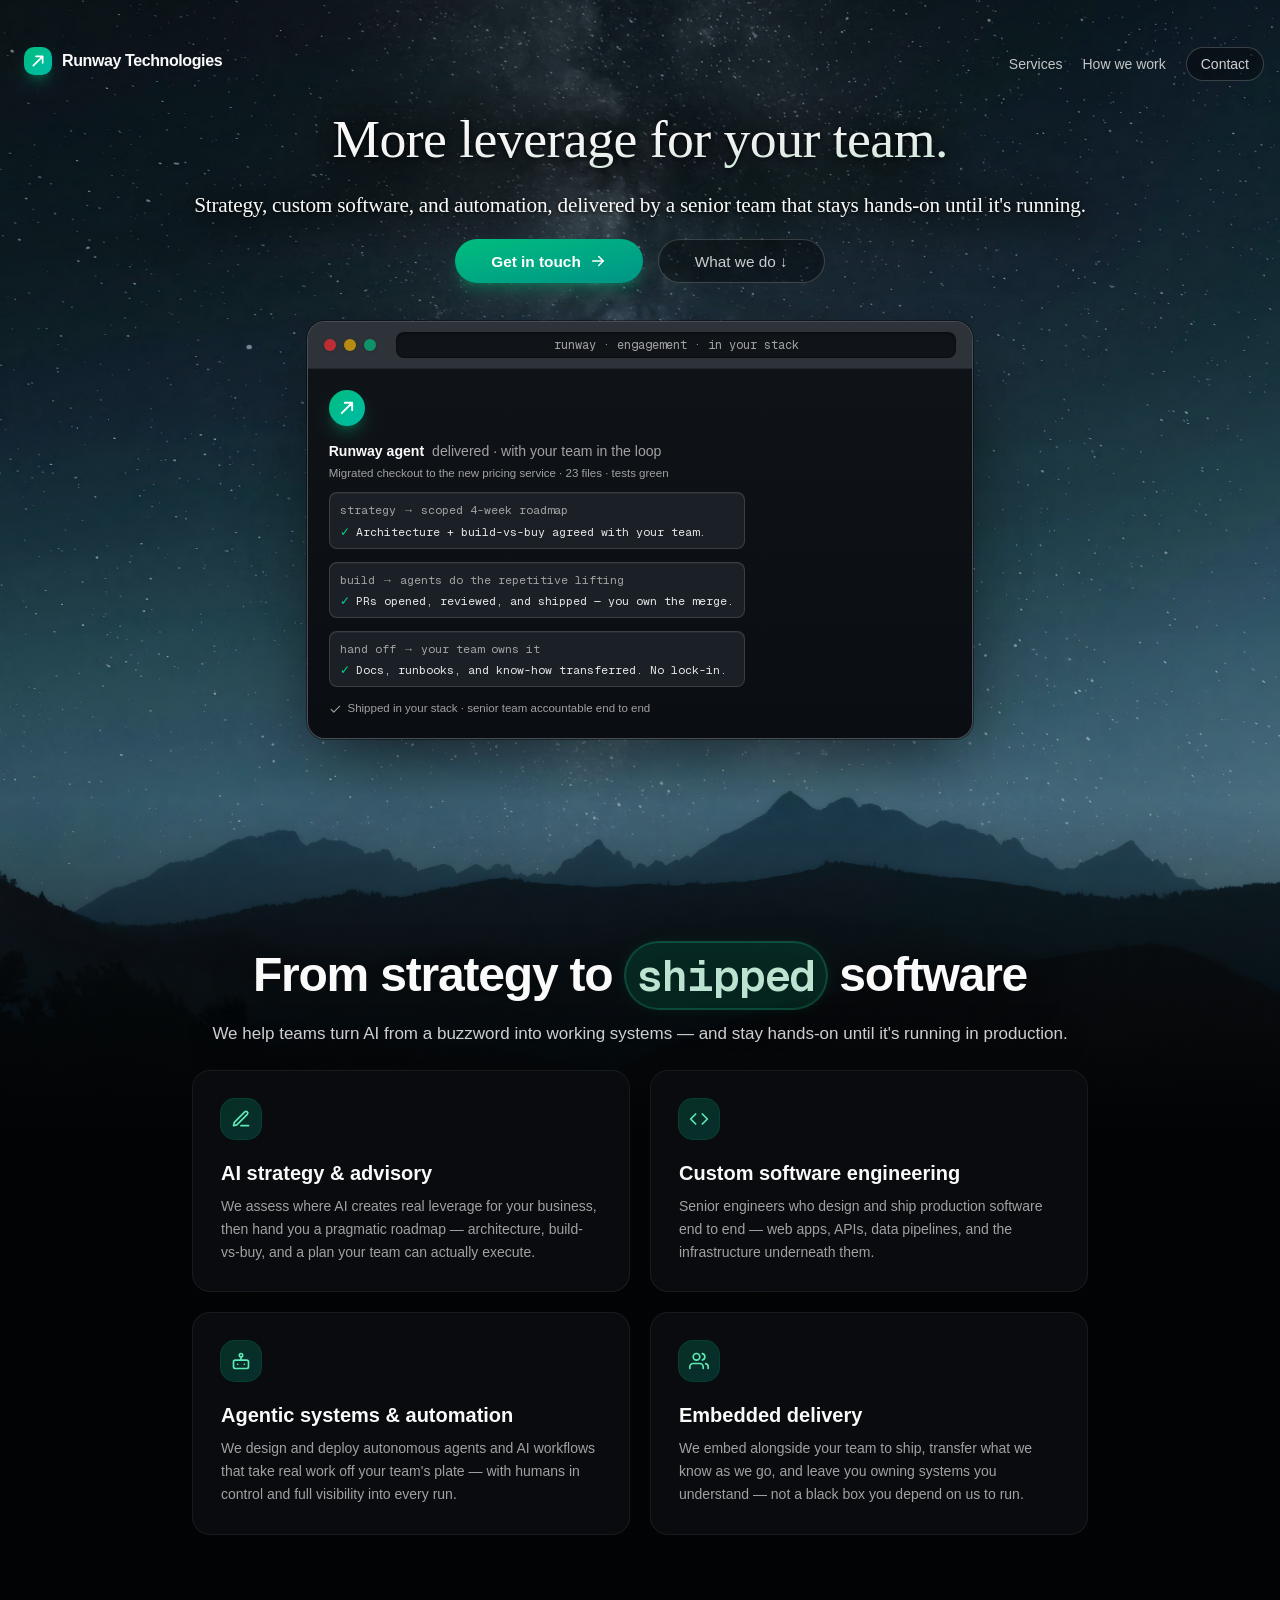
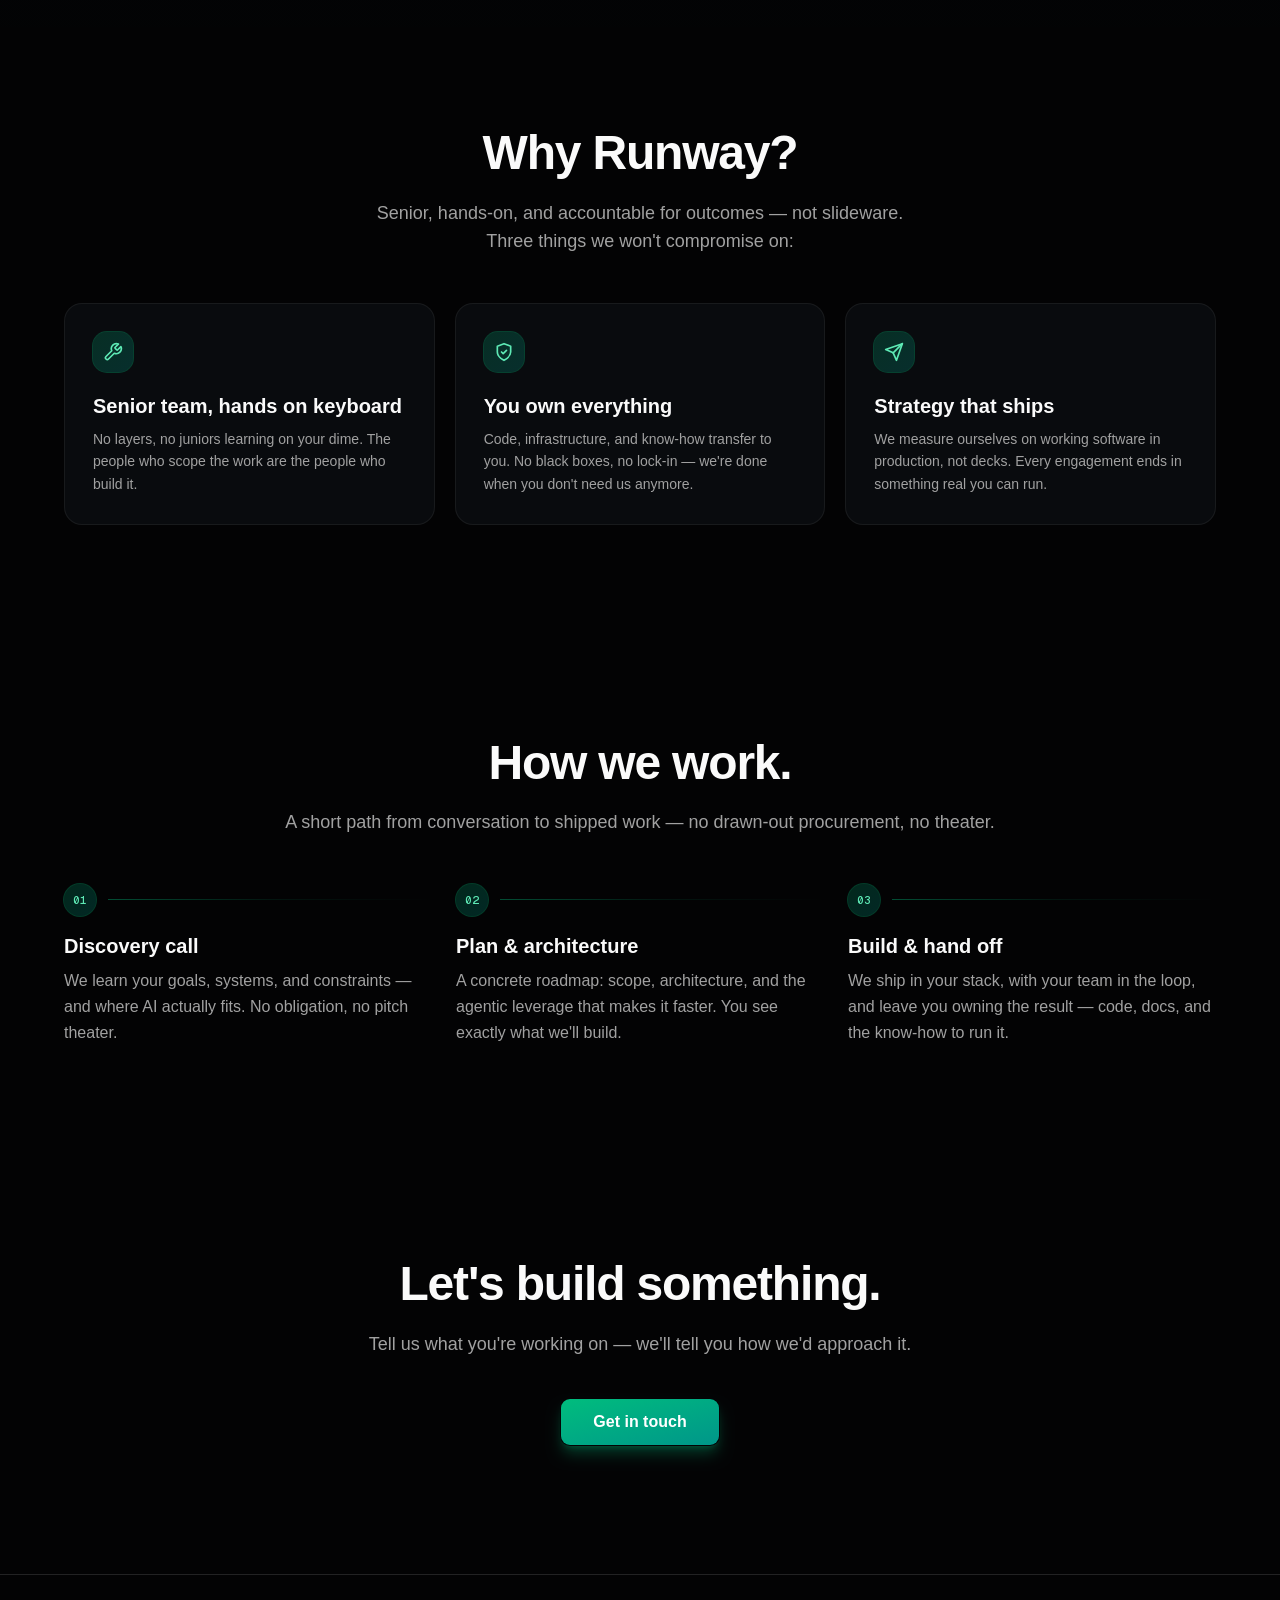
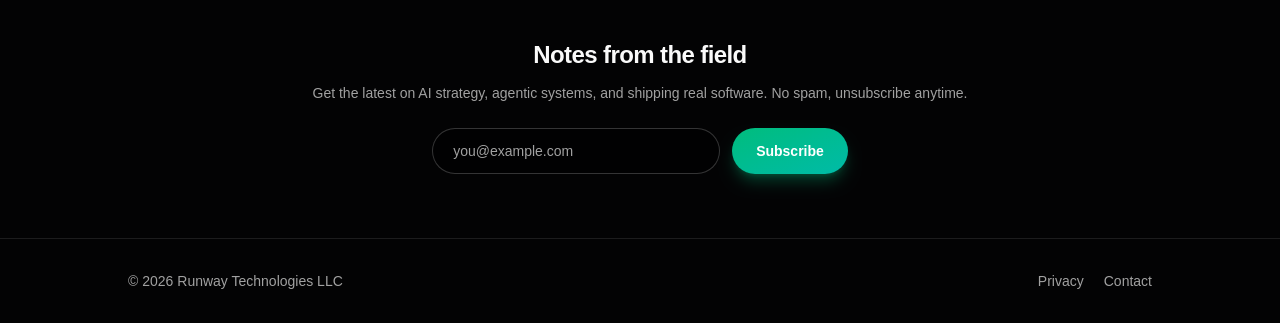
<file: index.html>
<!DOCTYPE html><!--xI903U0W3NQzuDSbUejQM--><html lang="en" class="dark"><head><meta charSet="utf-8"/><meta name="viewport" content="width=device-width, initial-scale=1"/><link rel="preload" href="/_next/static/media/7d4881bb7e1bf84d-s.p.woff2" as="font" crossorigin="" type="font/woff2"/><link rel="preload" as="image" href="/hero-milky-way.jpg"/><link rel="stylesheet" href="/_next/static/css/44ea1825f08327ec.css?dpl=dpl_DqTmxMbGZp9SxvfXiKy7rYP9kghC" data-precedence="next"/><link rel="preload" as="script" fetchPriority="low" href="/_next/static/chunks/webpack-cdf4fb5797bf00c0.js?dpl=dpl_DqTmxMbGZp9SxvfXiKy7rYP9kghC"/><script src="/_next/static/chunks/4bd1b696-c023c6e3521b1417.js?dpl=dpl_DqTmxMbGZp9SxvfXiKy7rYP9kghC" async=""></script><script src="/_next/static/chunks/255-4780806630afe020.js?dpl=dpl_DqTmxMbGZp9SxvfXiKy7rYP9kghC" async=""></script><script src="/_next/static/chunks/main-app-f9b5d20365cb8be2.js?dpl=dpl_DqTmxMbGZp9SxvfXiKy7rYP9kghC" async=""></script><script src="/_next/static/chunks/619-ba102abea3e3d0e4.js?dpl=dpl_DqTmxMbGZp9SxvfXiKy7rYP9kghC" async=""></script><script src="/_next/static/chunks/833-48ee348dcb6a58c4.js?dpl=dpl_DqTmxMbGZp9SxvfXiKy7rYP9kghC" async=""></script><script src="/_next/static/chunks/app/page-990a8f0e12858278.js?dpl=dpl_DqTmxMbGZp9SxvfXiKy7rYP9kghC" async=""></script><script src="/_next/static/chunks/app/(site)/layout-b705bb23df459f12.js?dpl=dpl_DqTmxMbGZp9SxvfXiKy7rYP9kghC" async=""></script><meta name="next-size-adjust" content=""/><title>Runway Technologies — AI strategy, custom software, agentic systems</title><meta name="description" content="Runway Technologies is a consulting studio for AI strategy, custom software engineering, and agentic systems. Senior, hands-on, and accountable — we ship working software you own."/><link rel="icon" href="/favicon.ico" type="image/x-icon" sizes="16x16"/><script src="/_next/static/chunks/polyfills-42372ed130431b0a.js?dpl=dpl_DqTmxMbGZp9SxvfXiKy7rYP9kghC" noModule=""></script></head><body class="__variable_c29908 antialiased"><div hidden=""><!--$--><!--/$--></div><div id="top" class="relative flex min-h-screen flex-col overflow-x-hidden text-foreground"><div class="relative mx-auto w-full" style="max-width:3055px"><img alt="" aria-hidden="true" width="3055" height="4582" decoding="async" data-nimg="1" class="pointer-events-none absolute inset-x-0 -z-10 block h-auto w-full" style="color:transparent;top:calc(min(100vw,3055px)*4582/3055*-0.03)" src="/hero-milky-way.jpg"/><div aria-hidden="true" class="pointer-events-none absolute inset-x-0 top-0 -z-[5] w-full" style="height:calc(min(100vw,3055px)*4582/3055*1);background:linear-gradient(180deg, transparent 0%, transparent 41.8%, var(--background) 58.8%)"></div><div class="relative z-10 grid overflow-visible" style="grid-template-rows:minmax(calc(min(100vw,3055px)*4582/3055*0.488), auto) auto"><div class="flex min-h-0 flex-col overflow-visible px-4 sm:px-6"><div class="-mx-4 w-[calc(100%+2rem)] shrink-0 sm:-mx-6 sm:w-[calc(100%+3rem)]" style="padding-top:calc(min(100vw,3055px)*4582/3055*0.012)"><header class="relative z-20 w-full pt-5 sm:pt-6"><div class="absolute right-4 top-5 flex items-center gap-4 sm:top-6 sm:gap-5"><a class="hidden text-sm font-medium text-white/75 transition-colors hover:text-white sm:inline" href="/#services">Services</a><a class="hidden text-sm font-medium text-white/75 transition-colors hover:text-white sm:inline" href="/#approach">How we work</a><a class="inline-flex cursor-pointer items-center justify-center rounded-full border border-white/20 bg-black/35 px-3 py-1.5 text-xs font-medium text-white/80 transition-colors hover:bg-white/10 hover:text-white sm:px-3.5 sm:text-sm" href="/contact">Contact</a></div><a class="flex w-fit items-center gap-2.5 pl-4 sm:pl-6" href="/"><div class="flex size-7 items-center justify-center rounded-lg bg-gradient-to-br from-emerald-500 to-teal-500 shadow-lg shadow-emerald-500/30"><svg viewBox="0 0 24 24" fill="none" aria-hidden="true" class="size-4 text-white"><path d="M5 19L19 5M19 5H9M19 5V15" stroke="currentColor" stroke-width="2.5" stroke-linecap="round" stroke-linejoin="round"></path></svg></div><span class="text-sm font-semibold tracking-tight sm:text-base">Runway Technologies</span></a></header></div><div class="flex min-h-0 flex-1 flex-col"><div class="shrink-0 text-center" style="padding-top:calc(min(100vw,3055px)*4582/3055*0.018)"><section class="mx-auto w-full max-w-6xl"><h1 class="font-hero font-normal tracking-[-0.035em] drop-shadow-[0_2px_28px_rgba(0,0,0,0.75)]"><span class="block bg-gradient-to-br from-white via-zinc-100 to-emerald-100/90 bg-clip-text font-normal leading-[1.08] text-transparent drop-shadow-[0_4px_28px_rgba(0,0,0,0.85),0_1px_3px_rgba(0,0,0,0.9)]" style="font-size:clamp(1.875rem, calc(min(100vw,3055px)*0.042), 8rem)">More leverage for your team.</span><span class="mx-auto block max-w-2xl text-balance whitespace-normal font-normal leading-snug tracking-[-0.01em] text-zinc-50 drop-shadow-[0_2px_18px_rgba(0,0,0,0.88),0_1px_2px_rgba(0,0,0,0.92)] sm:max-w-none sm:text-pretty sm:whitespace-nowrap" style="font-size:clamp(0.9375rem, calc(min(100vw,3055px)*0.0166), 1.5rem);margin-top:calc(min(100vw,3055px)*4582/3055*0.012)">Strategy, custom software, and automation, delivered by a senior team that stays hands-on until it&#x27;s running.</span></h1><div class="flex flex-row items-center justify-center" style="gap:calc(min(100vw,3055px)*0.012);margin-top:calc(min(100vw,3055px)*4582/3055*0.01)"><a aria-label="Get in touch with Runway Technologies" class="group relative inline-flex cursor-pointer items-center justify-center gap-2 overflow-hidden rounded-full bg-gradient-to-br from-emerald-500 to-teal-600 font-semibold text-white shadow-lg shadow-emerald-500/30 transition-all hover:scale-[1.01] hover:shadow-xl hover:shadow-emerald-500/40 active:scale-[0.99]" style="height:clamp(2.75rem, calc(min(100vw,3055px)*0.032), 3.5rem);font-size:clamp(0.875rem, calc(min(100vw,3055px)*0.012), 1.125rem);padding-inline:clamp(1.25rem, calc(min(100vw,3055px)*0.028), 2.5rem)" href="/contact"><span class="absolute inset-0 bg-gradient-to-br from-white/0 via-white/10 to-white/0 opacity-0 transition-opacity group-hover:opacity-100"></span><span class="relative">Get in touch</span><svg viewBox="0 0 24 24" fill="none" aria-hidden="true" class="relative shrink-0" style="width:clamp(0.875rem, calc(min(100vw,3055px)*0.014), 1.25rem);height:clamp(0.875rem, calc(min(100vw,3055px)*0.014), 1.25rem)"><path d="M5 12h14" stroke="currentColor" stroke-width="2" stroke-linecap="round" stroke-linejoin="round"></path><path d="m13 6 6 6-6 6" stroke="currentColor" stroke-width="2" stroke-linecap="round" stroke-linejoin="round"></path></svg></a><a class="inline-flex cursor-pointer items-center justify-center rounded-full border border-white/20 bg-black/35 font-medium text-white/80 transition-colors hover:bg-white/10 hover:text-white" style="height:clamp(2.75rem, calc(min(100vw,3055px)*0.032), 3.5rem);font-size:clamp(0.875rem, calc(min(100vw,3055px)*0.012), 1.125rem);padding-inline:clamp(1.25rem, calc(min(100vw,3055px)*0.028), 2.5rem)" href="#services">What we do ↓</a></div></section></div><div id="sample" class="relative mx-auto w-full shrink-0" style="max-width:clamp(20rem, calc(min(100vw,3055px)*0.52), 60rem);margin-top:calc(min(100vw,3055px)*4582/3055*0.02);padding-bottom:calc(min(100vw,3055px)*4582/3055*0.006)"><div aria-hidden="true" class="pointer-events-none absolute -inset-x-6 top-0 -bottom-4 -z-10 rounded-[2rem] bg-[radial-gradient(ellipse_at_center,oklch(0.55_0.14_165_/_0.22),transparent_68%)] blur-2xl sm:-inset-x-10"></div><div class="overflow-hidden rounded-2xl border border-white/[0.18] bg-[oklch(0.27_0.016_255)] shadow-[0_25px_80px_-12px_rgba(0,0,0,0.65),0_0_0_1px_rgba(255,255,255,0.06)_inset] ring-1 ring-black/40"><div class="flex items-center gap-2 border-b border-black/25 bg-[oklch(0.32_0.014_255)] px-4 py-2.5"><span class="size-3 rounded-full bg-red-500/70 shadow-sm"></span><span class="size-3 rounded-full bg-yellow-500/70 shadow-sm"></span><span class="size-3 rounded-full bg-emerald-500/70 shadow-sm"></span><div class="ml-3 flex-1 truncate rounded-md border border-black/30 bg-[oklch(0.19_0.012_255)] px-3 py-1 text-center font-mono text-xs text-muted-foreground shadow-[inset_0_1px_2px_rgba(0,0,0,0.35)]">runway · engagement · in your stack</div></div><div aria-label="Sample of an agentic engagement: an agent shipping a feature with the team in the loop" class="w-full overflow-hidden bg-[linear-gradient(180deg,oklch(0.185_0.012_255)_0%,oklch(0.158_0.01_255)_100%)]" style="padding:calc(min(100vw,3055px)*0.016);min-height:calc(min(100vw,3055px)*4582/3055*0.14)"><div class="flex h-full flex-col items-start" style="gap:calc(min(100vw,3055px)*0.012)"><div class="flex flex-shrink-0 items-center justify-center rounded-full bg-gradient-to-br from-emerald-500 to-teal-500 shadow-lg shadow-emerald-500/30" style="width:clamp(1.75rem, calc(min(100vw,3055px)*0.028), 4rem);height:clamp(1.75rem, calc(min(100vw,3055px)*0.028), 4rem)"><svg viewBox="0 0 24 24" fill="none" aria-hidden="true" class="text-white" style="width:clamp(0.875rem, calc(min(100vw,3055px)*0.014), 2rem);height:clamp(0.875rem, calc(min(100vw,3055px)*0.014), 2rem)"><path d="M5 19L19 5M19 5H9M19 5V15" stroke="currentColor" stroke-width="2.5" stroke-linecap="round" stroke-linejoin="round"></path></svg></div><div class="min-w-0 flex-1"><div class="flex flex-wrap items-baseline gap-x-2" style="font-size:clamp(0.75rem, calc(min(100vw,3055px)*0.011), 1.5rem)"><span class="font-semibold text-foreground">Runway agent</span><span class="text-muted-foreground">delivered · with your team in the loop</span></div><p class="text-muted-foreground" style="margin-top:calc(min(100vw,3055px)*0.002);font-size:clamp(0.6875rem, calc(min(100vw,3055px)*0.009), 1.25rem)">Migrated checkout to the new pricing service · 23 files · tests green</p><div class="flex flex-1 flex-col font-mono" style="margin-top:calc(min(100vw,3055px)*0.008);font-size:clamp(0.6875rem, calc(min(100vw,3055px)*0.009), 1.25rem);gap:calc(min(100vw,3055px)*0.01)"><div class="rounded-md border border-white/[0.14] bg-[oklch(0.24_0.014_255)] px-2.5 py-2 shadow-[inset_0_1px_0_rgba(255,255,255,0.04)]"><div class="text-muted-foreground">strategy → scoped 4-week roadmap</div><div class="mt-1 flex items-start gap-1.5"><span class="flex-shrink-0 text-emerald-400">✓</span><span class="text-foreground/90">Architecture + build-vs-buy agreed with your team.</span></div></div><div class="rounded-md border border-white/[0.14] bg-[oklch(0.24_0.014_255)] px-2.5 py-2 shadow-[inset_0_1px_0_rgba(255,255,255,0.04)]"><div class="text-muted-foreground">build → agents do the repetitive lifting</div><div class="mt-1 flex items-start gap-1.5"><span class="flex-shrink-0 text-emerald-400">✓</span><span class="text-foreground/90">PRs opened, reviewed, and shipped — you own the merge.</span></div></div><div class="rounded-md border border-white/[0.14] bg-[oklch(0.24_0.014_255)] px-2.5 py-2 shadow-[inset_0_1px_0_rgba(255,255,255,0.04)]"><div class="text-muted-foreground">hand off → your team owns it</div><div class="mt-1 flex items-start gap-1.5"><span class="flex-shrink-0 text-emerald-400">✓</span><span class="text-foreground/90">Docs, runbooks, and know-how transferred. No lock-in.</span></div></div></div><div class="flex items-center gap-1.5 text-muted-foreground" style="margin-top:calc(min(100vw,3055px)*0.01);font-size:clamp(0.6875rem, calc(min(100vw,3055px)*0.009), 1.25rem)"><svg viewBox="0 0 24 24" fill="none" stroke="currentColor" stroke-width="2" stroke-linecap="round" stroke-linejoin="round" aria-hidden="true" style="width:clamp(0.6875rem, calc(min(100vw,3055px)*0.01), 1.375rem);height:clamp(0.6875rem, calc(min(100vw,3055px)*0.01), 1.375rem)"><path d="M20 6 9 17l-5-5"></path></svg><span>Shipped in your stack · senior team accountable end to end</span></div></div></div></div></div></div></div><div aria-hidden="true" class="min-h-0 flex-1" style="min-height:calc(min(100vw,3055px)*4582/3055*0.072)"></div></div><section id="services" class="mx-auto w-full max-w-6xl scroll-mt-24 px-4 sm:px-6" style="margin-top:calc(min(100vw,3055px)*4582/3055*0.004);padding-bottom:calc(min(100vw,3055px)*4582/3055*0.048)"><h2 class="mx-auto max-w-6xl text-balance text-center text-3xl font-bold leading-tight tracking-tight drop-shadow-[0_2px_18px_rgba(0,0,0,0.9)] sm:text-4xl md:text-5xl">From strategy to<!-- --> <code class="relative whitespace-nowrap rounded-full border border-emerald-400/25 bg-emerald-500/15 px-2.5 py-1 font-mono text-[0.92em] font-semibold text-emerald-100/90 shadow-[0_0_16px_-6px_rgba(16,185,129,0.35)] ring-1 ring-emerald-300/20 not-italic">shipped</code> <!-- -->software</h2><p class="mx-auto mt-4 max-w-2xl whitespace-normal text-balance text-center text-zinc-200/90 drop-shadow-[0_2px_12px_rgba(0,0,0,0.85)] sm:max-w-none sm:whitespace-nowrap" style="font-size:clamp(0.9375rem, 1.7vw, 1.0625rem)">We help teams turn AI from a buzzword into working systems — and stay hands-on until it&#x27;s running in production.</p><div class="mx-auto mt-5 grid max-w-4xl grid-cols-1 gap-4 sm:mt-6 xl:grid-cols-2 xl:gap-5"><article class="group relative overflow-hidden rounded-2xl border border-border/60 bg-card/90 p-6 transition-all duration-300 hover:-translate-y-0.5 hover:border-border/80 hover:shadow-xl hover:shadow-emerald-500/10 sm:p-7"><div class="flex size-10 items-center justify-center rounded-xl bg-gradient-to-br from-emerald-500/20 to-teal-500/20 ring-1 ring-emerald-500/30"><svg viewBox="0 0 24 24" fill="none" stroke="currentColor" stroke-width="2" stroke-linecap="round" stroke-linejoin="round" aria-hidden="true" class="size-5 text-emerald-300"><path d="M12 20h9"></path><path d="M16.5 3.5a2.12 2.12 0 0 1 3 3L7 19l-4 1 1-4Z"></path></svg></div><h3 class="mt-5 text-lg font-semibold sm:text-xl">AI strategy &amp; advisory</h3><p class="mt-2 text-sm leading-relaxed text-muted-foreground">We assess where AI creates real leverage for your business, then hand you a pragmatic roadmap — architecture, build-vs-buy, and a plan your team can actually execute.</p></article><article class="group relative overflow-hidden rounded-2xl border border-border/60 bg-card/90 p-6 transition-all duration-300 hover:-translate-y-0.5 hover:border-border/80 hover:shadow-xl hover:shadow-emerald-500/10 sm:p-7"><div class="flex size-10 items-center justify-center rounded-xl bg-gradient-to-br from-emerald-500/20 to-teal-500/20 ring-1 ring-emerald-500/30"><svg viewBox="0 0 24 24" fill="none" stroke="currentColor" stroke-width="2" stroke-linecap="round" stroke-linejoin="round" aria-hidden="true" class="size-5 text-emerald-300"><polyline points="16 18 22 12 16 6"></polyline><polyline points="8 6 2 12 8 18"></polyline></svg></div><h3 class="mt-5 text-lg font-semibold sm:text-xl">Custom software engineering</h3><p class="mt-2 text-sm leading-relaxed text-muted-foreground">Senior engineers who design and ship production software end to end — web apps, APIs, data pipelines, and the infrastructure underneath them.</p></article><article class="group relative overflow-hidden rounded-2xl border border-border/60 bg-card/90 p-6 transition-all duration-300 hover:-translate-y-0.5 hover:border-border/80 hover:shadow-xl hover:shadow-emerald-500/10 sm:p-7"><div class="flex size-10 items-center justify-center rounded-xl bg-gradient-to-br from-emerald-500/20 to-teal-500/20 ring-1 ring-emerald-500/30"><svg viewBox="0 0 24 24" fill="none" stroke="currentColor" stroke-width="2" stroke-linecap="round" stroke-linejoin="round" aria-hidden="true" class="size-5 text-emerald-300"><rect x="3" y="11" width="18" height="10" rx="2"></rect><circle cx="12" cy="5" r="2"></circle><path d="M12 7v4"></path><line x1="8" y1="16" x2="8" y2="16"></line><line x1="16" y1="16" x2="16" y2="16"></line></svg></div><h3 class="mt-5 text-lg font-semibold sm:text-xl">Agentic systems &amp; automation</h3><p class="mt-2 text-sm leading-relaxed text-muted-foreground">We design and deploy autonomous agents and AI workflows that take real work off your team&#x27;s plate — with humans in control and full visibility into every run.</p></article><article class="group relative overflow-hidden rounded-2xl border border-border/60 bg-card/90 p-6 transition-all duration-300 hover:-translate-y-0.5 hover:border-border/80 hover:shadow-xl hover:shadow-emerald-500/10 sm:p-7"><div class="flex size-10 items-center justify-center rounded-xl bg-gradient-to-br from-emerald-500/20 to-teal-500/20 ring-1 ring-emerald-500/30"><svg viewBox="0 0 24 24" fill="none" stroke="currentColor" stroke-width="2" stroke-linecap="round" stroke-linejoin="round" aria-hidden="true" class="size-5 text-emerald-300"><path d="M17 21v-2a4 4 0 0 0-4-4H5a4 4 0 0 0-4 4v2"></path><circle cx="9" cy="7" r="4"></circle><path d="M23 21v-2a4 4 0 0 0-3-3.87"></path><path d="M16 3.13a4 4 0 0 1 0 7.75"></path></svg></div><h3 class="mt-5 text-lg font-semibold sm:text-xl">Embedded delivery</h3><p class="mt-2 text-sm leading-relaxed text-muted-foreground">We embed alongside your team to ship, transfer what we know as we go, and leave you owning systems you understand — not a black box you depend on us to run.</p></article></div></section></div></div><main class="relative flex-1 bg-background"><section id="why" class="relative scroll-mt-24 px-4 pb-20 pt-16 sm:px-6 sm:pb-24 sm:pt-20 lg:pb-28 lg:pt-24"><div class="mx-auto max-w-6xl"><div class="mx-auto max-w-2xl text-center"><h2 class="text-balance text-3xl font-bold leading-tight tracking-tight sm:text-4xl md:text-5xl">Why Runway?</h2><p class="mx-auto mt-4 max-w-xl text-pretty text-base text-muted-foreground sm:text-lg">Senior, hands-on, and accountable for outcomes — not slideware. Three things we won&#x27;t compromise on:</p></div><div class="mt-10 grid grid-cols-1 gap-4 sm:mt-12 sm:gap-5 md:grid-cols-3"><article class="group relative rounded-2xl border border-border/60 bg-card/90 p-6 transition-all duration-300 hover:-translate-y-0.5 hover:border-border/80 hover:shadow-xl hover:shadow-emerald-500/10 sm:p-7"><div class="flex size-10 items-center justify-center rounded-xl bg-gradient-to-br from-emerald-500/20 to-teal-500/20 ring-1 ring-emerald-500/30"><svg viewBox="0 0 24 24" fill="none" stroke="currentColor" stroke-width="2" stroke-linecap="round" stroke-linejoin="round" aria-hidden="true" class="size-5 text-emerald-300"><path d="M14.7 6.3a1 1 0 0 0 0 1.4l1.6 1.6a1 1 0 0 0 1.4 0l3.77-3.77a6 6 0 0 1-7.94 7.94l-6.91 6.91a2.12 2.12 0 0 1-3-3l6.91-6.91a6 6 0 0 1 7.94-7.94l-3.76 3.76Z"></path></svg></div><h3 class="mt-5 text-lg font-semibold sm:text-xl">Senior team, hands on keyboard</h3><p class="mt-2 text-sm leading-relaxed text-muted-foreground">No layers, no juniors learning on your dime. The people who scope the work are the people who build it.</p></article><article class="group relative rounded-2xl border border-border/60 bg-card/90 p-6 transition-all duration-300 hover:-translate-y-0.5 hover:border-border/80 hover:shadow-xl hover:shadow-emerald-500/10 sm:p-7"><div class="flex size-10 items-center justify-center rounded-xl bg-gradient-to-br from-emerald-500/20 to-teal-500/20 ring-1 ring-emerald-500/30"><svg viewBox="0 0 24 24" fill="none" stroke="currentColor" stroke-width="2" stroke-linecap="round" stroke-linejoin="round" aria-hidden="true" class="size-5 text-emerald-300"><path d="M12 22s8-4 8-10V5l-8-3-8 3v7c0 6 8 10 8 10Z"></path><path d="m9 12 2 2 4-4"></path></svg></div><h3 class="mt-5 text-lg font-semibold sm:text-xl">You own everything</h3><p class="mt-2 text-sm leading-relaxed text-muted-foreground">Code, infrastructure, and know-how transfer to you. No black boxes, no lock-in — we&#x27;re done when you don&#x27;t need us anymore.</p></article><article class="group relative rounded-2xl border border-border/60 bg-card/90 p-6 transition-all duration-300 hover:-translate-y-0.5 hover:border-border/80 hover:shadow-xl hover:shadow-emerald-500/10 sm:p-7"><div class="flex size-10 items-center justify-center rounded-xl bg-gradient-to-br from-emerald-500/20 to-teal-500/20 ring-1 ring-emerald-500/30"><svg viewBox="0 0 24 24" fill="none" stroke="currentColor" stroke-width="2" stroke-linecap="round" stroke-linejoin="round" aria-hidden="true" class="size-5 text-emerald-300"><path d="m22 2-7 20-4-9-9-4Z"></path><path d="M22 2 11 13"></path></svg></div><h3 class="mt-5 text-lg font-semibold sm:text-xl">Strategy that ships</h3><p class="mt-2 text-sm leading-relaxed text-muted-foreground">We measure ourselves on working software in production, not decks. Every engagement ends in something real you can run.</p></article></div></div></section><section id="approach" class="relative z-10 scroll-mt-24 px-4 pb-24 pt-16 sm:px-6 sm:pb-28 sm:pt-20 lg:pb-32 lg:pt-24"><div class="mx-auto max-w-6xl"><div class="mx-auto max-w-4xl text-center"><h2 class="text-balance text-3xl font-bold leading-tight tracking-tight sm:text-4xl md:text-5xl">How we work.</h2><p class="mx-auto mt-4 max-w-xl whitespace-normal text-balance text-muted-foreground sm:max-w-none sm:whitespace-nowrap" style="font-size:clamp(0.9375rem, 2.2vw, 1.125rem)">A short path from conversation to shipped work — no drawn-out procurement, no theater.</p></div><div class="mt-10 grid grid-cols-1 gap-8 sm:mt-12 md:grid-cols-3 md:gap-6"><div><div class="flex items-center gap-3"><span class="flex size-8 flex-shrink-0 items-center justify-center rounded-full bg-gradient-to-br from-emerald-500/20 to-teal-500/20 font-mono text-[11px] font-medium text-emerald-300 ring-1 ring-emerald-500/30">01</span><div class="h-px flex-1 bg-gradient-to-r from-emerald-500/40 via-emerald-500/10 to-transparent"></div></div><h3 class="mt-4 text-lg font-semibold sm:text-xl">Discovery call</h3><p class="mt-2 text-sm leading-relaxed text-muted-foreground sm:text-base">We learn your goals, systems, and constraints — and where AI actually fits. No obligation, no pitch theater.</p></div><div><div class="flex items-center gap-3"><span class="flex size-8 flex-shrink-0 items-center justify-center rounded-full bg-gradient-to-br from-emerald-500/20 to-teal-500/20 font-mono text-[11px] font-medium text-emerald-300 ring-1 ring-emerald-500/30">02</span><div class="h-px flex-1 bg-gradient-to-r from-emerald-500/40 via-emerald-500/10 to-transparent"></div></div><h3 class="mt-4 text-lg font-semibold sm:text-xl">Plan &amp; architecture</h3><p class="mt-2 text-sm leading-relaxed text-muted-foreground sm:text-base">A concrete roadmap: scope, architecture, and the agentic leverage that makes it faster. You see exactly what we&#x27;ll build.</p></div><div><div class="flex items-center gap-3"><span class="flex size-8 flex-shrink-0 items-center justify-center rounded-full bg-gradient-to-br from-emerald-500/20 to-teal-500/20 font-mono text-[11px] font-medium text-emerald-300 ring-1 ring-emerald-500/30">03</span><div class="h-px flex-1 bg-gradient-to-r from-emerald-500/40 via-emerald-500/10 to-transparent"></div></div><h3 class="mt-4 text-lg font-semibold sm:text-xl">Build &amp; hand off</h3><p class="mt-2 text-sm leading-relaxed text-muted-foreground sm:text-base">We ship in your stack, with your team in the loop, and leave you owning the result — code, docs, and the know-how to run it.</p></div></div></div></section><section id="contact-cta" class="relative z-10 scroll-mt-24 px-4 pt-12 pb-20 sm:px-6 sm:pt-16 sm:pb-28 lg:pt-20 lg:pb-32"><div class="mx-auto max-w-2xl text-center"><h2 class="text-balance text-3xl font-bold leading-tight tracking-tight sm:text-4xl md:text-5xl">Let&#x27;s build something.</h2><p class="mx-auto mt-4 max-w-xl text-pretty text-base text-muted-foreground sm:text-lg">Tell us what you&#x27;re working on — we&#x27;ll tell you how we&#x27;d approach it.</p></div><div class="mx-auto mt-8 flex max-w-xl flex-col items-stretch gap-3 sm:mt-10 sm:flex-row sm:items-center sm:justify-center"><a aria-label="Get in touch with Runway Technologies" class="group/button inline-flex shrink-0 items-center justify-center border border-transparent bg-clip-padding whitespace-nowrap outline-none select-none focus-visible:border-ring focus-visible:ring-3 focus-visible:ring-ring/50 active:not-aria-[haspopup]:translate-y-px disabled:pointer-events-none disabled:opacity-50 aria-invalid:border-destructive aria-invalid:ring-3 aria-invalid:ring-destructive/20 dark:aria-invalid:border-destructive/50 dark:aria-invalid:ring-destructive/40 [&amp;_svg]:pointer-events-none [&amp;_svg]:shrink-0 [&amp;_svg:not([class*=&#x27;size-&#x27;])]:size-4 [a]:hover:bg-primary/80 gap-1.5 has-data-[icon=inline-end]:pr-2 has-data-[icon=inline-start]:pl-2 group relative h-12 w-full cursor-pointer overflow-hidden rounded-lg bg-gradient-to-br from-emerald-500 to-teal-600 px-8 text-sm font-semibold text-white shadow-lg shadow-emerald-500/30 transition-all hover:shadow-xl hover:shadow-emerald-500/40 hover:scale-[1.01] active:scale-[0.99] sm:h-12 sm:w-auto sm:text-base" href="/contact"><span class="absolute inset-0 bg-gradient-to-br from-white/0 via-white/10 to-white/0 opacity-0 transition-opacity group-hover:opacity-100"></span><span class="relative">Get in touch</span></a></div></section><section class="relative z-10 border-t border-white/[0.12] px-4 py-16 sm:px-6"><div class="mx-auto max-w-4xl text-center"><h2 class="text-2xl font-semibold tracking-tight">Notes from the field</h2><p class="mx-auto mt-3 max-w-md whitespace-normal text-balance text-muted-foreground sm:max-w-none sm:whitespace-nowrap" style="font-size:clamp(0.8125rem, 1.8vw, 0.875rem)">Get the latest on AI strategy, agentic systems, and shipping real software. No spam, unsubscribe anytime.</p><form class="mt-6 flex flex-col gap-3 sm:flex-row sm:justify-center"><input type="email" required="" placeholder="you@example.com" aria-label="Email address" class="w-full rounded-full border border-white/20 bg-black/35 px-5 py-3 text-sm outline-none placeholder:text-muted-foreground focus:border-emerald-500/60 sm:w-72" value=""/><button type="submit" data-track="newsletter.subscribe" class="rounded-full bg-gradient-to-br from-emerald-500 to-teal-500 px-6 py-3 text-sm font-semibold text-white shadow-lg shadow-emerald-500/30 transition-opacity hover:opacity-90 disabled:opacity-60">Subscribe</button></form></div></section><footer class="mt-auto border-t border-white/10 px-4 py-8 sm:px-6"><div class="mx-auto flex w-full max-w-5xl flex-col items-center justify-between gap-3 sm:flex-row"><p class="text-sm text-muted-foreground">© <!-- -->2026<!-- --> Runway Technologies LLC</p><nav class="flex items-center gap-5"><a class="text-sm text-muted-foreground transition-colors hover:text-foreground" data-track="footer.privacy" href="/privacy">Privacy</a><a class="text-sm text-muted-foreground transition-colors hover:text-foreground" data-track="footer.contact" href="/contact">Contact</a></nav></div></footer></main></div><!--$--><!--/$--><script src="/_next/static/chunks/webpack-cdf4fb5797bf00c0.js?dpl=dpl_DqTmxMbGZp9SxvfXiKy7rYP9kghC" id="_R_" async=""></script><script>(self.__next_f=self.__next_f||[]).push([0])</script><script>self.__next_f.push([1,"1:\"$Sreact.fragment\"\n2:I[9766,[],\"\"]\n3:I[8924,[],\"\"]\n4:I[1356,[\"619\",\"static/chunks/619-ba102abea3e3d0e4.js?dpl=dpl_DqTmxMbGZp9SxvfXiKy7rYP9kghC\",\"833\",\"static/chunks/833-48ee348dcb6a58c4.js?dpl=dpl_DqTmxMbGZp9SxvfXiKy7rYP9kghC\",\"974\",\"static/chunks/app/page-990a8f0e12858278.js?dpl=dpl_DqTmxMbGZp9SxvfXiKy7rYP9kghC\"],\"Image\"]\n5:I[2619,[\"619\",\"static/chunks/619-ba102abea3e3d0e4.js?dpl=dpl_DqTmxMbGZp9SxvfXiKy7rYP9kghC\",\"750\",\"static/chunks/app/(site)/layout-b705bb23df459f12.js?dpl=dpl_DqTmxMbGZp9SxvfXiKy7rYP9kghC\"],\"\"]\ne:I[7150,[],\"\"]\n:HL[\"/_next/static/media/7d4881bb7e1bf84d-s.p.woff2\",\"font\",{\"crossOrigin\":\"\",\"type\":\"font/woff2\"}]\n:HL[\"/_next/static/css/44ea1825f08327ec.css?dpl=dpl_DqTmxMbGZp9SxvfXiKy7rYP9kghC\",\"style\"]\n"])</script><script>self.__next_f.push([1,"0:{\"P\":null,\"b\":\"xI903U0W3NQzuDSbUejQM\",\"p\":\"\",\"c\":[\"\",\"\"],\"i\":false,\"f\":[[[\"\",{\"children\":[\"__PAGE__\",{}]},\"$undefined\",\"$undefined\",true],[\"\",[\"$\",\"$1\",\"c\",{\"children\":[[[\"$\",\"link\",\"0\",{\"rel\":\"stylesheet\",\"href\":\"/_next/static/css/44ea1825f08327ec.css?dpl=dpl_DqTmxMbGZp9SxvfXiKy7rYP9kghC\",\"precedence\":\"next\",\"crossOrigin\":\"$undefined\",\"nonce\":\"$undefined\"}]],[\"$\",\"html\",null,{\"lang\":\"en\",\"className\":\"dark\",\"children\":[[\"$\",\"head\",null,{\"children\":[\"$\",\"script\",null,{\"src\":\"/rtl-analytics.js\",\"defer\":true,\"data-site\":\"runway\"}]}],[\"$\",\"body\",null,{\"className\":\"__variable_c29908 antialiased\",\"children\":[\"$\",\"$L2\",null,{\"parallelRouterKey\":\"children\",\"error\":\"$undefined\",\"errorStyles\":\"$undefined\",\"errorScripts\":\"$undefined\",\"template\":[\"$\",\"$L3\",null,{}],\"templateStyles\":\"$undefined\",\"templateScripts\":\"$undefined\",\"notFound\":[[[\"$\",\"title\",null,{\"children\":\"404: This page could not be found.\"}],[\"$\",\"div\",null,{\"style\":{\"fontFamily\":\"system-ui,\\\"Segoe UI\\\",Roboto,Helvetica,Arial,sans-serif,\\\"Apple Color Emoji\\\",\\\"Segoe UI Emoji\\\"\",\"height\":\"100vh\",\"textAlign\":\"center\",\"display\":\"flex\",\"flexDirection\":\"column\",\"alignItems\":\"center\",\"justifyContent\":\"center\"},\"children\":[\"$\",\"div\",null,{\"children\":[[\"$\",\"style\",null,{\"dangerouslySetInnerHTML\":{\"__html\":\"body{color:#000;background:#fff;margin:0}.next-error-h1{border-right:1px solid rgba(0,0,0,.3)}@media (prefers-color-scheme:dark){body{color:#fff;background:#000}.next-error-h1{border-right:1px solid rgba(255,255,255,.3)}}\"}}],[\"$\",\"h1\",null,{\"className\":\"next-error-h1\",\"style\":{\"display\":\"inline-block\",\"margin\":\"0 20px 0 0\",\"padding\":\"0 23px 0 0\",\"fontSize\":24,\"fontWeight\":500,\"verticalAlign\":\"top\",\"lineHeight\":\"49px\"},\"children\":404}],[\"$\",\"div\",null,{\"style\":{\"display\":\"inline-block\"},\"children\":[\"$\",\"h2\",null,{\"style\":{\"fontSize\":14,\"fontWeight\":400,\"lineHeight\":\"49px\",\"margin\":0},\"children\":\"This page could not be found.\"}]}]]}]}]],[]],\"forbidden\":\"$undefined\",\"unauthorized\":\"$undefined\"}]}]]}]]}],{\"children\":[\"__PAGE__\",[\"$\",\"$1\",\"c\",{\"children\":[[\"$\",\"div\",null,{\"id\":\"top\",\"className\":\"relative flex min-h-screen flex-col overflow-x-hidden text-foreground\",\"children\":[[\"$\",\"div\",null,{\"className\":\"relative mx-auto w-full\",\"style\":{\"maxWidth\":3055},\"children\":[[\"$\",\"$L4\",null,{\"src\":\"/hero-milky-way.jpg\",\"alt\":\"\",\"width\":3055,\"height\":4582,\"priority\":true,\"unoptimized\":true,\"aria-hidden\":true,\"className\":\"pointer-events-none absolute inset-x-0 -z-10 block h-auto w-full\",\"style\":{\"top\":\"calc(min(100vw,3055px)*4582/3055*-0.03)\"}}],[\"$\",\"div\",null,{\"aria-hidden\":true,\"className\":\"pointer-events-none absolute inset-x-0 top-0 -z-[5] w-full\",\"style\":{\"height\":\"calc(min(100vw,3055px)*4582/3055*1)\",\"background\":\"linear-gradient(180deg, transparent 0%, transparent 41.8%, var(--background) 58.8%)\"}}],[\"$\",\"div\",null,{\"className\":\"relative z-10 grid overflow-visible\",\"style\":{\"gridTemplateRows\":\"minmax(calc(min(100vw,3055px)*4582/3055*0.488), auto) auto\"},\"children\":[[\"$\",\"div\",null,{\"className\":\"flex min-h-0 flex-col overflow-visible px-4 sm:px-6\",\"children\":[[\"$\",\"div\",null,{\"className\":\"-mx-4 w-[calc(100%+2rem)] shrink-0 sm:-mx-6 sm:w-[calc(100%+3rem)]\",\"style\":{\"paddingTop\":\"calc(min(100vw,3055px)*4582/3055*0.012)\"},\"children\":[\"$\",\"header\",null,{\"className\":\"relative z-20 w-full pt-5 sm:pt-6\",\"children\":[[\"$\",\"div\",null,{\"className\":\"absolute right-4 top-5 flex items-center gap-4 sm:top-6 sm:gap-5\",\"children\":[[\"$\",\"$L5\",null,{\"href\":\"/#services\",\"className\":\"hidden text-sm font-medium text-white/75 transition-colors hover:text-white sm:inline\",\"children\":\"Services\"}],[\"$\",\"$L5\",null,{\"href\":\"/#approach\",\"className\":\"hidden text-sm font-medium text-white/75 transition-colors hover:text-white sm:inline\",\"children\":\"How we work\"}],[\"$\",\"$L5\",null,{\"href\":\"/contact\",\"className\":\"inline-flex cursor-pointer items-center justify-center rounded-full border border-white/20 bg-black/35 px-3 py-1.5 text-xs font-medium text-white/80 transition-colors hover:bg-white/10 hover:text-white sm:px-3.5 sm:text-sm\",\"children\":\"Contact\"}]]}],[\"$\",\"$L5\",null,{\"href\":\"/\",\"className\":\"flex w-fit items-center gap-2.5 pl-4 sm:pl-6\",\"children\":[[\"$\",\"div\",null,{\"className\":\"flex size-7 items-center justify-center rounded-lg bg-gradient-to-br from-emerald-500 to-teal-500 shadow-lg shadow-emerald-500/30\",\"children\":[\"$\",\"svg\",null,{\"viewBox\":\"0 0 24 24\",\"fill\":\"none\",\"aria-hidden\":true,\"className\":\"size-4 text-white\",\"children\":\"$L6\"}]}],\"$L7\"]}]]}]}],\"$L8\",\"$L9\"]}],\"$La\"]}]]}],\"$Lb\"]}],null,\"$Lc\"]}],{},null,false]},null,false],\"$Ld\",false]],\"m\":\"$undefined\",\"G\":[\"$e\",[]],\"s\":false,\"S\":true}\n"])</script><script>self.__next_f.push([1,"18:I[4431,[],\"OutletBoundary\"]\n1a:I[5278,[],\"AsyncMetadataOutlet\"]\n1c:I[4431,[],\"ViewportBoundary\"]\n1e:I[4431,[],\"MetadataBoundary\"]\n1f:\"$Sreact.suspense\"\n6:[\"$\",\"path\",null,{\"d\":\"M5 19L19 5M19 5H9M19 5V15\",\"stroke\":\"currentColor\",\"strokeWidth\":\"2.5\",\"strokeLinecap\":\"round\",\"strokeLinejoin\":\"round\"}]\n7:[\"$\",\"span\",null,{\"className\":\"text-sm font-semibold tracking-tight sm:text-base\",\"children\":\"Runway Technologies\"}]\n"])</script><script>self.__next_f.push([1,"8:[\"$\",\"div\",null,{\"className\":\"flex min-h-0 flex-1 flex-col\",\"children\":[[\"$\",\"div\",null,{\"className\":\"shrink-0 text-center\",\"style\":{\"paddingTop\":\"calc(min(100vw,3055px)*4582/3055*0.018)\"},\"children\":[\"$\",\"section\",null,{\"className\":\"mx-auto w-full max-w-6xl\",\"children\":[[\"$\",\"h1\",null,{\"className\":\"font-hero font-normal tracking-[-0.035em] drop-shadow-[0_2px_28px_rgba(0,0,0,0.75)]\",\"children\":[[\"$\",\"span\",null,{\"className\":\"block bg-gradient-to-br from-white via-zinc-100 to-emerald-100/90 bg-clip-text font-normal leading-[1.08] text-transparent drop-shadow-[0_4px_28px_rgba(0,0,0,0.85),0_1px_3px_rgba(0,0,0,0.9)]\",\"style\":{\"fontSize\":\"clamp(1.875rem, calc(min(100vw,3055px)*0.042), 8rem)\"},\"children\":\"More leverage for your team.\"}],[\"$\",\"span\",null,{\"className\":\"mx-auto block max-w-2xl text-balance whitespace-normal font-normal leading-snug tracking-[-0.01em] text-zinc-50 drop-shadow-[0_2px_18px_rgba(0,0,0,0.88),0_1px_2px_rgba(0,0,0,0.92)] sm:max-w-none sm:text-pretty sm:whitespace-nowrap\",\"style\":{\"fontSize\":\"clamp(0.9375rem, calc(min(100vw,3055px)*0.0166), 1.5rem)\",\"marginTop\":\"calc(min(100vw,3055px)*4582/3055*0.012)\"},\"children\":\"Strategy, custom software, and automation, delivered by a senior team that stays hands-on until it's running.\"}]]}],[\"$\",\"div\",null,{\"className\":\"flex flex-row items-center justify-center\",\"style\":{\"gap\":\"calc(min(100vw,3055px)*0.012)\",\"marginTop\":\"calc(min(100vw,3055px)*4582/3055*0.01)\"},\"children\":[[\"$\",\"$L5\",null,{\"href\":\"/contact\",\"aria-label\":\"Get in touch with Runway Technologies\",\"className\":\"group relative inline-flex cursor-pointer items-center justify-center gap-2 overflow-hidden rounded-full bg-gradient-to-br from-emerald-500 to-teal-600 font-semibold text-white shadow-lg shadow-emerald-500/30 transition-all hover:scale-[1.01] hover:shadow-xl hover:shadow-emerald-500/40 active:scale-[0.99]\",\"style\":{\"height\":\"clamp(2.75rem, calc(min(100vw,3055px)*0.032), 3.5rem)\",\"fontSize\":\"clamp(0.875rem, calc(min(100vw,3055px)*0.012), 1.125rem)\",\"paddingInline\":\"clamp(1.25rem, calc(min(100vw,3055px)*0.028), 2.5rem)\"},\"children\":[[\"$\",\"span\",null,{\"className\":\"absolute inset-0 bg-gradient-to-br from-white/0 via-white/10 to-white/0 opacity-0 transition-opacity group-hover:opacity-100\"}],[\"$\",\"span\",null,{\"className\":\"relative\",\"children\":\"Get in touch\"}],[\"$\",\"svg\",null,{\"viewBox\":\"0 0 24 24\",\"fill\":\"none\",\"aria-hidden\":true,\"className\":\"relative shrink-0\",\"style\":{\"width\":\"clamp(0.875rem, calc(min(100vw,3055px)*0.014), 1.25rem)\",\"height\":\"clamp(0.875rem, calc(min(100vw,3055px)*0.014), 1.25rem)\"},\"children\":[[\"$\",\"path\",null,{\"d\":\"M5 12h14\",\"stroke\":\"currentColor\",\"strokeWidth\":\"2\",\"strokeLinecap\":\"round\",\"strokeLinejoin\":\"round\"}],[\"$\",\"path\",null,{\"d\":\"m13 6 6 6-6 6\",\"stroke\":\"currentColor\",\"strokeWidth\":\"2\",\"strokeLinecap\":\"round\",\"strokeLinejoin\":\"round\"}]]}]]}],[\"$\",\"$L5\",null,{\"href\":\"#services\",\"className\":\"inline-flex cursor-pointer items-center justify-center rounded-full border border-white/20 bg-black/35 font-medium text-white/80 transition-colors hover:bg-white/10 hover:text-white\",\"style\":{\"height\":\"clamp(2.75rem, calc(min(100vw,3055px)*0.032), 3.5rem)\",\"fontSize\":\"clamp(0.875rem, calc(min(100vw,3055px)*0.012), 1.125rem)\",\"paddingInline\":\"clamp(1.25rem, calc(min(100vw,3055px)*0.028), 2.5rem)\"},\"children\":\"What we do ↓\"}]]}]]}]}],[\"$\",\"div\",null,{\"id\":\"sample\",\"className\":\"relative mx-auto w-full shrink-0\",\"style\":{\"maxWidth\":\"clamp(20rem, calc(min(100vw,3055px)*0.52), 60rem)\",\"marginTop\":\"calc(min(100vw,3055px)*4582/3055*0.02)\",\"paddingBottom\":\"calc(min(100vw,3055px)*4582/3055*0.006)\"},\"children\":[[\"$\",\"div\",null,{\"aria-hidden\":true,\"className\":\"pointer-events-none absolute -inset-x-6 top-0 -bottom-4 -z-10 rounded-[2rem] bg-[radial-gradient(ellipse_at_center,oklch(0.55_0.14_165_/_0.22),transparent_68%)] blur-2xl sm:-inset-x-10\"}],\"$Lf\"]}]]}]\n"])</script><script>self.__next_f.push([1,"9:[\"$\",\"div\",null,{\"aria-hidden\":true,\"className\":\"min-h-0 flex-1\",\"style\":{\"minHeight\":\"calc(min(100vw,3055px)*4582/3055*0.072)\"}}]\n"])</script><script>self.__next_f.push([1,"a:[\"$\",\"section\",null,{\"id\":\"services\",\"className\":\"mx-auto w-full max-w-6xl scroll-mt-24 px-4 sm:px-6\",\"style\":{\"marginTop\":\"calc(min(100vw,3055px)*4582/3055*0.004)\",\"paddingBottom\":\"calc(min(100vw,3055px)*4582/3055*0.048)\"},\"children\":[[\"$\",\"h2\",null,{\"className\":\"mx-auto max-w-6xl text-balance text-center text-3xl font-bold leading-tight tracking-tight drop-shadow-[0_2px_18px_rgba(0,0,0,0.9)] sm:text-4xl md:text-5xl\",\"children\":[\"From strategy to\",\" \",[\"$\",\"code\",null,{\"className\":\"relative whitespace-nowrap rounded-full border border-emerald-400/25 bg-emerald-500/15 px-2.5 py-1 font-mono text-[0.92em] font-semibold text-emerald-100/90 shadow-[0_0_16px_-6px_rgba(16,185,129,0.35)] ring-1 ring-emerald-300/20 not-italic\",\"children\":\"shipped\"}],\" \",\"software\"]}],[\"$\",\"p\",null,{\"className\":\"mx-auto mt-4 max-w-2xl whitespace-normal text-balance text-center text-zinc-200/90 drop-shadow-[0_2px_12px_rgba(0,0,0,0.85)] sm:max-w-none sm:whitespace-nowrap\",\"style\":{\"fontSize\":\"clamp(0.9375rem, 1.7vw, 1.0625rem)\"},\"children\":\"We help teams turn AI from a buzzword into working systems — and stay hands-on until it's running in production.\"}],[\"$\",\"div\",null,{\"className\":\"mx-auto mt-5 grid max-w-4xl grid-cols-1 gap-4 sm:mt-6 xl:grid-cols-2 xl:gap-5\",\"children\":[[\"$\",\"article\",null,{\"className\":\"group relative overflow-hidden rounded-2xl border border-border/60 bg-card/90 p-6 transition-all duration-300 hover:-translate-y-0.5 hover:border-border/80 hover:shadow-xl hover:shadow-emerald-500/10 sm:p-7\",\"children\":[[\"$\",\"div\",null,{\"className\":\"flex size-10 items-center justify-center rounded-xl bg-gradient-to-br from-emerald-500/20 to-teal-500/20 ring-1 ring-emerald-500/30\",\"children\":[\"$\",\"svg\",null,{\"viewBox\":\"0 0 24 24\",\"fill\":\"none\",\"stroke\":\"currentColor\",\"strokeWidth\":\"2\",\"strokeLinecap\":\"round\",\"strokeLinejoin\":\"round\",\"aria-hidden\":true,\"className\":\"size-5 text-emerald-300\",\"children\":[[\"$\",\"path\",null,{\"d\":\"M12 20h9\"}],[\"$\",\"path\",null,{\"d\":\"M16.5 3.5a2.12 2.12 0 0 1 3 3L7 19l-4 1 1-4Z\"}]]}]}],[\"$\",\"h3\",null,{\"className\":\"mt-5 text-lg font-semibold sm:text-xl\",\"children\":\"AI strategy \u0026 advisory\"}],[\"$\",\"p\",null,{\"className\":\"mt-2 text-sm leading-relaxed text-muted-foreground\",\"children\":\"We assess where AI creates real leverage for your business, then hand you a pragmatic roadmap — architecture, build-vs-buy, and a plan your team can actually execute.\"}]]}],[\"$\",\"article\",null,{\"className\":\"group relative overflow-hidden rounded-2xl border border-border/60 bg-card/90 p-6 transition-all duration-300 hover:-translate-y-0.5 hover:border-border/80 hover:shadow-xl hover:shadow-emerald-500/10 sm:p-7\",\"children\":[[\"$\",\"div\",null,{\"className\":\"flex size-10 items-center justify-center rounded-xl bg-gradient-to-br from-emerald-500/20 to-teal-500/20 ring-1 ring-emerald-500/30\",\"children\":[\"$\",\"svg\",null,{\"viewBox\":\"0 0 24 24\",\"fill\":\"none\",\"stroke\":\"currentColor\",\"strokeWidth\":\"2\",\"strokeLinecap\":\"round\",\"strokeLinejoin\":\"round\",\"aria-hidden\":true,\"className\":\"size-5 text-emerald-300\",\"children\":[[\"$\",\"polyline\",null,{\"points\":\"16 18 22 12 16 6\"}],[\"$\",\"polyline\",null,{\"points\":\"8 6 2 12 8 18\"}]]}]}],[\"$\",\"h3\",null,{\"className\":\"mt-5 text-lg font-semibold sm:text-xl\",\"children\":\"Custom software engineering\"}],[\"$\",\"p\",null,{\"className\":\"mt-2 text-sm leading-relaxed text-muted-foreground\",\"children\":\"Senior engineers who design and ship production software end to end — web apps, APIs, data pipelines, and the infrastructure underneath them.\"}]]}],[\"$\",\"article\",null,{\"className\":\"group relative overflow-hidden rounded-2xl border border-border/60 bg-card/90 p-6 transition-all duration-300 hover:-translate-y-0.5 hover:border-border/80 hover:shadow-xl hover:shadow-emerald-500/10 sm:p-7\",\"children\":[[\"$\",\"div\",null,{\"className\":\"flex size-10 items-center justify-center rounded-xl bg-gradient-to-br from-emerald-500/20 to-teal-500/20 ring-1 ring-emerald-500/30\",\"children\":\"$L10\"}],\"$L11\",\"$L12\"]}],\"$L13\"]}]]}]\n"])</script><script>self.__next_f.push([1,"b:[\"$\",\"main\",null,{\"className\":\"relative flex-1 bg-background\",\"children\":[[\"$\",\"section\",null,{\"id\":\"why\",\"className\":\"relative scroll-mt-24 px-4 pb-20 pt-16 sm:px-6 sm:pb-24 sm:pt-20 lg:pb-28 lg:pt-24\",\"children\":[\"$\",\"div\",null,{\"className\":\"mx-auto max-w-6xl\",\"children\":[[\"$\",\"div\",null,{\"className\":\"mx-auto max-w-2xl text-center\",\"children\":[[\"$\",\"h2\",null,{\"className\":\"text-balance text-3xl font-bold leading-tight tracking-tight sm:text-4xl md:text-5xl\",\"children\":\"Why Runway?\"}],[\"$\",\"p\",null,{\"className\":\"mx-auto mt-4 max-w-xl text-pretty text-base text-muted-foreground sm:text-lg\",\"children\":\"Senior, hands-on, and accountable for outcomes — not slideware. Three things we won't compromise on:\"}]]}],[\"$\",\"div\",null,{\"className\":\"mt-10 grid grid-cols-1 gap-4 sm:mt-12 sm:gap-5 md:grid-cols-3\",\"children\":[[\"$\",\"article\",null,{\"className\":\"group relative rounded-2xl border border-border/60 bg-card/90 p-6 transition-all duration-300 hover:-translate-y-0.5 hover:border-border/80 hover:shadow-xl hover:shadow-emerald-500/10 sm:p-7\",\"children\":[[\"$\",\"div\",null,{\"className\":\"flex size-10 items-center justify-center rounded-xl bg-gradient-to-br from-emerald-500/20 to-teal-500/20 ring-1 ring-emerald-500/30\",\"children\":[\"$\",\"svg\",null,{\"viewBox\":\"0 0 24 24\",\"fill\":\"none\",\"stroke\":\"currentColor\",\"strokeWidth\":\"2\",\"strokeLinecap\":\"round\",\"strokeLinejoin\":\"round\",\"aria-hidden\":true,\"className\":\"size-5 text-emerald-300\",\"children\":[\"$\",\"path\",null,{\"d\":\"M14.7 6.3a1 1 0 0 0 0 1.4l1.6 1.6a1 1 0 0 0 1.4 0l3.77-3.77a6 6 0 0 1-7.94 7.94l-6.91 6.91a2.12 2.12 0 0 1-3-3l6.91-6.91a6 6 0 0 1 7.94-7.94l-3.76 3.76Z\"}]}]}],[\"$\",\"h3\",null,{\"className\":\"mt-5 text-lg font-semibold sm:text-xl\",\"children\":\"Senior team, hands on keyboard\"}],[\"$\",\"p\",null,{\"className\":\"mt-2 text-sm leading-relaxed text-muted-foreground\",\"children\":\"No layers, no juniors learning on your dime. The people who scope the work are the people who build it.\"}]]}],[\"$\",\"article\",null,{\"className\":\"group relative rounded-2xl border border-border/60 bg-card/90 p-6 transition-all duration-300 hover:-translate-y-0.5 hover:border-border/80 hover:shadow-xl hover:shadow-emerald-500/10 sm:p-7\",\"children\":[[\"$\",\"div\",null,{\"className\":\"flex size-10 items-center justify-center rounded-xl bg-gradient-to-br from-emerald-500/20 to-teal-500/20 ring-1 ring-emerald-500/30\",\"children\":[\"$\",\"svg\",null,{\"viewBox\":\"0 0 24 24\",\"fill\":\"none\",\"stroke\":\"currentColor\",\"strokeWidth\":\"2\",\"strokeLinecap\":\"round\",\"strokeLinejoin\":\"round\",\"aria-hidden\":true,\"className\":\"size-5 text-emerald-300\",\"children\":[[\"$\",\"path\",null,{\"d\":\"M12 22s8-4 8-10V5l-8-3-8 3v7c0 6 8 10 8 10Z\"}],[\"$\",\"path\",null,{\"d\":\"m9 12 2 2 4-4\"}]]}]}],[\"$\",\"h3\",null,{\"className\":\"mt-5 text-lg font-semibold sm:text-xl\",\"children\":\"You own everything\"}],[\"$\",\"p\",null,{\"className\":\"mt-2 text-sm leading-relaxed text-muted-foreground\",\"children\":\"Code, infrastructure, and know-how transfer to you. No black boxes, no lock-in — we're done when you don't need us anymore.\"}]]}],[\"$\",\"article\",null,{\"className\":\"group relative rounded-2xl border border-border/60 bg-card/90 p-6 transition-all duration-300 hover:-translate-y-0.5 hover:border-border/80 hover:shadow-xl hover:shadow-emerald-500/10 sm:p-7\",\"children\":[[\"$\",\"div\",null,{\"className\":\"flex size-10 items-center justify-center rounded-xl bg-gradient-to-br from-emerald-500/20 to-teal-500/20 ring-1 ring-emerald-500/30\",\"children\":[\"$\",\"svg\",null,{\"viewBox\":\"0 0 24 24\",\"fill\":\"none\",\"stroke\":\"currentColor\",\"strokeWidth\":\"2\",\"strokeLinecap\":\"round\",\"strokeLinejoin\":\"round\",\"aria-hidden\":true,\"className\":\"size-5 text-emerald-300\",\"children\":[[\"$\",\"path\",null,{\"d\":\"m22 2-7 20-4-9-9-4Z\"}],[\"$\",\"path\",null,{\"d\":\"M22 2 11 13\"}]]}]}],[\"$\",\"h3\",null,{\"className\":\"mt-5 text-lg font-semibold sm:text-xl\",\"children\":\"Strategy that ships\"}],[\"$\",\"p\",null,{\"className\":\"mt-2 text-sm leading-relaxed text-muted-foreground\",\"children\":\"We measure ourselves on working software in production, not decks. Every engagement ends in something real you can run.\"}]]}]]}]]}]}],\"$L14\",\"$L15\",\"$L16\",\"$L17\"]}]\n"])</script><script>self.__next_f.push([1,"c:[\"$\",\"$L18\",null,{\"children\":[\"$L19\",[\"$\",\"$L1a\",null,{\"promise\":\"$@1b\"}]]}]\nd:[\"$\",\"$1\",\"h\",{\"children\":[null,[[\"$\",\"$L1c\",null,{\"children\":\"$L1d\"}],[\"$\",\"meta\",null,{\"name\":\"next-size-adjust\",\"content\":\"\"}]],[\"$\",\"$L1e\",null,{\"children\":[\"$\",\"div\",null,{\"hidden\":true,\"children\":[\"$\",\"$1f\",null,{\"fallback\":null,\"children\":\"$L20\"}]}]}]]}]\n"])</script><script>self.__next_f.push([1,"24:I[4360,[\"619\",\"static/chunks/619-ba102abea3e3d0e4.js?dpl=dpl_DqTmxMbGZp9SxvfXiKy7rYP9kghC\",\"833\",\"static/chunks/833-48ee348dcb6a58c4.js?dpl=dpl_DqTmxMbGZp9SxvfXiKy7rYP9kghC\",\"974\",\"static/chunks/app/page-990a8f0e12858278.js?dpl=dpl_DqTmxMbGZp9SxvfXiKy7rYP9kghC\"],\"NewsletterSignup\"]\n"])</script><script>self.__next_f.push([1,"f:[\"$\",\"div\",null,{\"className\":\"overflow-hidden rounded-2xl border border-white/[0.18] bg-[oklch(0.27_0.016_255)] shadow-[0_25px_80px_-12px_rgba(0,0,0,0.65),0_0_0_1px_rgba(255,255,255,0.06)_inset] ring-1 ring-black/40\",\"children\":[[\"$\",\"div\",null,{\"className\":\"flex items-center gap-2 border-b border-black/25 bg-[oklch(0.32_0.014_255)] px-4 py-2.5\",\"children\":[[\"$\",\"span\",null,{\"className\":\"size-3 rounded-full bg-red-500/70 shadow-sm\"}],[\"$\",\"span\",null,{\"className\":\"size-3 rounded-full bg-yellow-500/70 shadow-sm\"}],[\"$\",\"span\",null,{\"className\":\"size-3 rounded-full bg-emerald-500/70 shadow-sm\"}],[\"$\",\"div\",null,{\"className\":\"ml-3 flex-1 truncate rounded-md border border-black/30 bg-[oklch(0.19_0.012_255)] px-3 py-1 text-center font-mono text-xs text-muted-foreground shadow-[inset_0_1px_2px_rgba(0,0,0,0.35)]\",\"children\":\"runway · engagement · in your stack\"}]]}],[\"$\",\"div\",null,{\"aria-label\":\"Sample of an agentic engagement: an agent shipping a feature with the team in the loop\",\"className\":\"w-full overflow-hidden bg-[linear-gradient(180deg,oklch(0.185_0.012_255)_0%,oklch(0.158_0.01_255)_100%)]\",\"style\":{\"padding\":\"calc(min(100vw,3055px)*0.016)\",\"minHeight\":\"calc(min(100vw,3055px)*4582/3055*0.14)\"},\"children\":[\"$\",\"div\",null,{\"className\":\"flex h-full flex-col items-start\",\"style\":{\"gap\":\"calc(min(100vw,3055px)*0.012)\"},\"children\":[[\"$\",\"div\",null,{\"className\":\"flex flex-shrink-0 items-center justify-center rounded-full bg-gradient-to-br from-emerald-500 to-teal-500 shadow-lg shadow-emerald-500/30\",\"style\":{\"width\":\"clamp(1.75rem, calc(min(100vw,3055px)*0.028), 4rem)\",\"height\":\"clamp(1.75rem, calc(min(100vw,3055px)*0.028), 4rem)\"},\"children\":[\"$\",\"svg\",null,{\"viewBox\":\"0 0 24 24\",\"fill\":\"none\",\"aria-hidden\":true,\"className\":\"text-white\",\"style\":{\"width\":\"clamp(0.875rem, calc(min(100vw,3055px)*0.014), 2rem)\",\"height\":\"clamp(0.875rem, calc(min(100vw,3055px)*0.014), 2rem)\"},\"children\":[\"$\",\"path\",null,{\"d\":\"M5 19L19 5M19 5H9M19 5V15\",\"stroke\":\"currentColor\",\"strokeWidth\":\"2.5\",\"strokeLinecap\":\"round\",\"strokeLinejoin\":\"round\"}]}]}],[\"$\",\"div\",null,{\"className\":\"min-w-0 flex-1\",\"children\":[[\"$\",\"div\",null,{\"className\":\"flex flex-wrap items-baseline gap-x-2\",\"style\":{\"fontSize\":\"clamp(0.75rem, calc(min(100vw,3055px)*0.011), 1.5rem)\"},\"children\":[[\"$\",\"span\",null,{\"className\":\"font-semibold text-foreground\",\"children\":\"Runway agent\"}],[\"$\",\"span\",null,{\"className\":\"text-muted-foreground\",\"children\":\"delivered · with your team in the loop\"}]]}],[\"$\",\"p\",null,{\"className\":\"text-muted-foreground\",\"style\":{\"marginTop\":\"calc(min(100vw,3055px)*0.002)\",\"fontSize\":\"clamp(0.6875rem, calc(min(100vw,3055px)*0.009), 1.25rem)\"},\"children\":\"Migrated checkout to the new pricing service · 23 files · tests green\"}],[\"$\",\"div\",null,{\"className\":\"flex flex-1 flex-col font-mono\",\"style\":{\"marginTop\":\"calc(min(100vw,3055px)*0.008)\",\"fontSize\":\"clamp(0.6875rem, calc(min(100vw,3055px)*0.009), 1.25rem)\",\"gap\":\"calc(min(100vw,3055px)*0.01)\"},\"children\":[[\"$\",\"div\",null,{\"className\":\"rounded-md border border-white/[0.14] bg-[oklch(0.24_0.014_255)] px-2.5 py-2 shadow-[inset_0_1px_0_rgba(255,255,255,0.04)]\",\"children\":[[\"$\",\"div\",null,{\"className\":\"text-muted-foreground\",\"children\":\"strategy → scoped 4-week roadmap\"}],[\"$\",\"div\",null,{\"className\":\"mt-1 flex items-start gap-1.5\",\"children\":[[\"$\",\"span\",null,{\"className\":\"flex-shrink-0 text-emerald-400\",\"children\":\"✓\"}],[\"$\",\"span\",null,{\"className\":\"text-foreground/90\",\"children\":\"Architecture + build-vs-buy agreed with your team.\"}]]}]]}],[\"$\",\"div\",null,{\"className\":\"rounded-md border border-white/[0.14] bg-[oklch(0.24_0.014_255)] px-2.5 py-2 shadow-[inset_0_1px_0_rgba(255,255,255,0.04)]\",\"children\":[[\"$\",\"div\",null,{\"className\":\"text-muted-foreground\",\"children\":\"build → agents do the repetitive lifting\"}],[\"$\",\"div\",null,{\"className\":\"mt-1 flex items-start gap-1.5\",\"children\":[[\"$\",\"span\",null,{\"className\":\"flex-shrink-0 text-emerald-400\",\"children\":\"✓\"}],\"$L21\"]}]]}],\"$L22\"]}],\"$L23\"]}]]}]}]]}]\n"])</script><script>self.__next_f.push([1,"10:[\"$\",\"svg\",null,{\"viewBox\":\"0 0 24 24\",\"fill\":\"none\",\"stroke\":\"currentColor\",\"strokeWidth\":\"2\",\"strokeLinecap\":\"round\",\"strokeLinejoin\":\"round\",\"aria-hidden\":true,\"className\":\"size-5 text-emerald-300\",\"children\":[[\"$\",\"rect\",null,{\"x\":\"3\",\"y\":\"11\",\"width\":\"18\",\"height\":\"10\",\"rx\":\"2\"}],[\"$\",\"circle\",null,{\"cx\":\"12\",\"cy\":\"5\",\"r\":\"2\"}],[\"$\",\"path\",null,{\"d\":\"M12 7v4\"}],[\"$\",\"line\",null,{\"x1\":\"8\",\"y1\":\"16\",\"x2\":\"8\",\"y2\":\"16\"}],[\"$\",\"line\",null,{\"x1\":\"16\",\"y1\":\"16\",\"x2\":\"16\",\"y2\":\"16\"}]]}]\n11:[\"$\",\"h3\",null,{\"className\":\"mt-5 text-lg font-semibold sm:text-xl\",\"children\":\"Agentic systems \u0026 automation\"}]\n12:[\"$\",\"p\",null,{\"className\":\"mt-2 text-sm leading-relaxed text-muted-foreground\",\"children\":\"We design and deploy autonomous agents and AI workflows that take real work off your team's plate — with humans in control and full visibility into every run.\"}]\n"])</script><script>self.__next_f.push([1,"13:[\"$\",\"article\",null,{\"className\":\"group relative overflow-hidden rounded-2xl border border-border/60 bg-card/90 p-6 transition-all duration-300 hover:-translate-y-0.5 hover:border-border/80 hover:shadow-xl hover:shadow-emerald-500/10 sm:p-7\",\"children\":[[\"$\",\"div\",null,{\"className\":\"flex size-10 items-center justify-center rounded-xl bg-gradient-to-br from-emerald-500/20 to-teal-500/20 ring-1 ring-emerald-500/30\",\"children\":[\"$\",\"svg\",null,{\"viewBox\":\"0 0 24 24\",\"fill\":\"none\",\"stroke\":\"currentColor\",\"strokeWidth\":\"2\",\"strokeLinecap\":\"round\",\"strokeLinejoin\":\"round\",\"aria-hidden\":true,\"className\":\"size-5 text-emerald-300\",\"children\":[[\"$\",\"path\",null,{\"d\":\"M17 21v-2a4 4 0 0 0-4-4H5a4 4 0 0 0-4 4v2\"}],[\"$\",\"circle\",null,{\"cx\":\"9\",\"cy\":\"7\",\"r\":\"4\"}],[\"$\",\"path\",null,{\"d\":\"M23 21v-2a4 4 0 0 0-3-3.87\"}],[\"$\",\"path\",null,{\"d\":\"M16 3.13a4 4 0 0 1 0 7.75\"}]]}]}],[\"$\",\"h3\",null,{\"className\":\"mt-5 text-lg font-semibold sm:text-xl\",\"children\":\"Embedded delivery\"}],[\"$\",\"p\",null,{\"className\":\"mt-2 text-sm leading-relaxed text-muted-foreground\",\"children\":\"We embed alongside your team to ship, transfer what we know as we go, and leave you owning systems you understand — not a black box you depend on us to run.\"}]]}]\n"])</script><script>self.__next_f.push([1,"14:[\"$\",\"section\",null,{\"id\":\"approach\",\"className\":\"relative z-10 scroll-mt-24 px-4 pb-24 pt-16 sm:px-6 sm:pb-28 sm:pt-20 lg:pb-32 lg:pt-24\",\"children\":[\"$\",\"div\",null,{\"className\":\"mx-auto max-w-6xl\",\"children\":[[\"$\",\"div\",null,{\"className\":\"mx-auto max-w-4xl text-center\",\"children\":[[\"$\",\"h2\",null,{\"className\":\"text-balance text-3xl font-bold leading-tight tracking-tight sm:text-4xl md:text-5xl\",\"children\":\"How we work.\"}],[\"$\",\"p\",null,{\"className\":\"mx-auto mt-4 max-w-xl whitespace-normal text-balance text-muted-foreground sm:max-w-none sm:whitespace-nowrap\",\"style\":{\"fontSize\":\"clamp(0.9375rem, 2.2vw, 1.125rem)\"},\"children\":\"A short path from conversation to shipped work — no drawn-out procurement, no theater.\"}]]}],[\"$\",\"div\",null,{\"className\":\"mt-10 grid grid-cols-1 gap-8 sm:mt-12 md:grid-cols-3 md:gap-6\",\"children\":[[\"$\",\"div\",null,{\"children\":[[\"$\",\"div\",null,{\"className\":\"flex items-center gap-3\",\"children\":[[\"$\",\"span\",null,{\"className\":\"flex size-8 flex-shrink-0 items-center justify-center rounded-full bg-gradient-to-br from-emerald-500/20 to-teal-500/20 font-mono text-[11px] font-medium text-emerald-300 ring-1 ring-emerald-500/30\",\"children\":\"01\"}],[\"$\",\"div\",null,{\"className\":\"h-px flex-1 bg-gradient-to-r from-emerald-500/40 via-emerald-500/10 to-transparent\"}]]}],[\"$\",\"h3\",null,{\"className\":\"mt-4 text-lg font-semibold sm:text-xl\",\"children\":\"Discovery call\"}],[\"$\",\"p\",null,{\"className\":\"mt-2 text-sm leading-relaxed text-muted-foreground sm:text-base\",\"children\":\"We learn your goals, systems, and constraints — and where AI actually fits. No obligation, no pitch theater.\"}]]}],[\"$\",\"div\",null,{\"children\":[[\"$\",\"div\",null,{\"className\":\"flex items-center gap-3\",\"children\":[[\"$\",\"span\",null,{\"className\":\"flex size-8 flex-shrink-0 items-center justify-center rounded-full bg-gradient-to-br from-emerald-500/20 to-teal-500/20 font-mono text-[11px] font-medium text-emerald-300 ring-1 ring-emerald-500/30\",\"children\":\"02\"}],[\"$\",\"div\",null,{\"className\":\"h-px flex-1 bg-gradient-to-r from-emerald-500/40 via-emerald-500/10 to-transparent\"}]]}],[\"$\",\"h3\",null,{\"className\":\"mt-4 text-lg font-semibold sm:text-xl\",\"children\":\"Plan \u0026 architecture\"}],[\"$\",\"p\",null,{\"className\":\"mt-2 text-sm leading-relaxed text-muted-foreground sm:text-base\",\"children\":\"A concrete roadmap: scope, architecture, and the agentic leverage that makes it faster. You see exactly what we'll build.\"}]]}],[\"$\",\"div\",null,{\"children\":[[\"$\",\"div\",null,{\"className\":\"flex items-center gap-3\",\"children\":[[\"$\",\"span\",null,{\"className\":\"flex size-8 flex-shrink-0 items-center justify-center rounded-full bg-gradient-to-br from-emerald-500/20 to-teal-500/20 font-mono text-[11px] font-medium text-emerald-300 ring-1 ring-emerald-500/30\",\"children\":\"03\"}],[\"$\",\"div\",null,{\"className\":\"h-px flex-1 bg-gradient-to-r from-emerald-500/40 via-emerald-500/10 to-transparent\"}]]}],[\"$\",\"h3\",null,{\"className\":\"mt-4 text-lg font-semibold sm:text-xl\",\"children\":\"Build \u0026 hand off\"}],[\"$\",\"p\",null,{\"className\":\"mt-2 text-sm leading-relaxed text-muted-foreground sm:text-base\",\"children\":\"We ship in your stack, with your team in the loop, and leave you owning the result — code, docs, and the know-how to run it.\"}]]}]]}]]}]}]\n"])</script><script>self.__next_f.push([1,"15:[\"$\",\"section\",null,{\"id\":\"contact-cta\",\"className\":\"relative z-10 scroll-mt-24 px-4 pt-12 pb-20 sm:px-6 sm:pt-16 sm:pb-28 lg:pt-20 lg:pb-32\",\"children\":[[\"$\",\"div\",null,{\"className\":\"mx-auto max-w-2xl text-center\",\"children\":[[\"$\",\"h2\",null,{\"className\":\"text-balance text-3xl font-bold leading-tight tracking-tight sm:text-4xl md:text-5xl\",\"children\":\"Let's build something.\"}],[\"$\",\"p\",null,{\"className\":\"mx-auto mt-4 max-w-xl text-pretty text-base text-muted-foreground sm:text-lg\",\"children\":\"Tell us what you're working on — we'll tell you how we'd approach it.\"}]]}],[\"$\",\"div\",null,{\"className\":\"mx-auto mt-8 flex max-w-xl flex-col items-stretch gap-3 sm:mt-10 sm:flex-row sm:items-center sm:justify-center\",\"children\":[\"$\",\"$L5\",null,{\"href\":\"/contact\",\"aria-label\":\"Get in touch with Runway Technologies\",\"className\":\"group/button inline-flex shrink-0 items-center justify-center border border-transparent bg-clip-padding whitespace-nowrap outline-none select-none focus-visible:border-ring focus-visible:ring-3 focus-visible:ring-ring/50 active:not-aria-[haspopup]:translate-y-px disabled:pointer-events-none disabled:opacity-50 aria-invalid:border-destructive aria-invalid:ring-3 aria-invalid:ring-destructive/20 dark:aria-invalid:border-destructive/50 dark:aria-invalid:ring-destructive/40 [\u0026_svg]:pointer-events-none [\u0026_svg]:shrink-0 [\u0026_svg:not([class*='size-'])]:size-4 [a]:hover:bg-primary/80 gap-1.5 has-data-[icon=inline-end]:pr-2 has-data-[icon=inline-start]:pl-2 group relative h-12 w-full cursor-pointer overflow-hidden rounded-lg bg-gradient-to-br from-emerald-500 to-teal-600 px-8 text-sm font-semibold text-white shadow-lg shadow-emerald-500/30 transition-all hover:shadow-xl hover:shadow-emerald-500/40 hover:scale-[1.01] active:scale-[0.99] sm:h-12 sm:w-auto sm:text-base\",\"children\":[[\"$\",\"span\",null,{\"className\":\"absolute inset-0 bg-gradient-to-br from-white/0 via-white/10 to-white/0 opacity-0 transition-opacity group-hover:opacity-100\"}],[\"$\",\"span\",null,{\"className\":\"relative\",\"children\":\"Get in touch\"}]]}]}]]}]\n"])</script><script>self.__next_f.push([1,"16:[\"$\",\"$L24\",null,{}]\n"])</script><script>self.__next_f.push([1,"17:[\"$\",\"footer\",null,{\"className\":\"mt-auto border-t border-white/10 px-4 py-8 sm:px-6\",\"children\":[\"$\",\"div\",null,{\"className\":\"mx-auto flex w-full max-w-5xl flex-col items-center justify-between gap-3 sm:flex-row\",\"children\":[[\"$\",\"p\",null,{\"className\":\"text-sm text-muted-foreground\",\"children\":[\"© \",2026,\" Runway Technologies LLC\"]}],[\"$\",\"nav\",null,{\"className\":\"flex items-center gap-5\",\"children\":[[\"$\",\"$L5\",null,{\"href\":\"/privacy\",\"className\":\"text-sm text-muted-foreground transition-colors hover:text-foreground\",\"data-track\":\"footer.privacy\",\"children\":\"Privacy\"}],[\"$\",\"$L5\",null,{\"href\":\"/contact\",\"className\":\"text-sm text-muted-foreground transition-colors hover:text-foreground\",\"data-track\":\"footer.contact\",\"children\":\"Contact\"}]]}]]}]}]\n"])</script><script>self.__next_f.push([1,"21:[\"$\",\"span\",null,{\"className\":\"text-foreground/90\",\"children\":\"PRs opened, reviewed, and shipped — you own the merge.\"}]\n22:[\"$\",\"div\",null,{\"className\":\"rounded-md border border-white/[0.14] bg-[oklch(0.24_0.014_255)] px-2.5 py-2 shadow-[inset_0_1px_0_rgba(255,255,255,0.04)]\",\"children\":[[\"$\",\"div\",null,{\"className\":\"text-muted-foreground\",\"children\":\"hand off → your team owns it\"}],[\"$\",\"div\",null,{\"className\":\"mt-1 flex items-start gap-1.5\",\"children\":[[\"$\",\"span\",null,{\"className\":\"flex-shrink-0 text-emerald-400\",\"children\":\"✓\"}],[\"$\",\"span\",null,{\"className\":\"text-foreground/90\",\"children\":\"Docs, runbooks, and know-how transferred. No lock-in.\"}]]}]]}]\n23:[\"$\",\"div\",null,{\"className\":\"flex items-center gap-1.5 text-muted-foreground\",\"style\":{\"marginTop\":\"calc(min(100vw,3055px)*0.01)\",\"fontSize\":\"clamp(0.6875rem, calc(min(100vw,3055px)*0.009), 1.25rem)\"},\"children\":[[\"$\",\"svg\",null,{\"viewBox\":\"0 0 24 24\",\"fill\":\"none\",\"stroke\":\"currentColor\",\"strokeWidth\":\"2\",\"strokeLinecap\":\"round\",\"strokeLinejoin\":\"round\",\"aria-hidden\":true,\"style\":{\"width\":\"clamp(0.6875rem, calc(min(100vw,3055px)*0.01), 1.375rem)\",\"height\":\"clamp(0.6875rem, calc(min(100vw,3055px)*0.01), 1.375rem)\"},\"children\":[\"$\",\"path\",null,{\"d\":\"M20 6 9 17l-5-5\"}]}],[\"$\",\"span\",null,{\"children\":\"Shipped in your stack · senior team accountable end to end\"}]]}]\n"])</script><script>self.__next_f.push([1,"1d:[[\"$\",\"meta\",\"0\",{\"charSet\":\"utf-8\"}],[\"$\",\"meta\",\"1\",{\"name\":\"viewport\",\"content\":\"width=device-width, initial-scale=1\"}]]\n19:null\n"])</script><script>self.__next_f.push([1,"25:I[622,[],\"IconMark\"]\n1b:{\"metadata\":[[\"$\",\"title\",\"0\",{\"children\":\"Runway Technologies — AI strategy, custom software, agentic systems\"}],[\"$\",\"meta\",\"1\",{\"name\":\"description\",\"content\":\"Runway Technologies is a consulting studio for AI strategy, custom software engineering, and agentic systems. Senior, hands-on, and accountable — we ship working software you own.\"}],[\"$\",\"link\",\"2\",{\"rel\":\"icon\",\"href\":\"/favicon.ico\",\"type\":\"image/x-icon\",\"sizes\":\"16x16\"}],[\"$\",\"$L25\",\"3\",{}]],\"error\":null,\"digest\":\"$undefined\"}\n"])</script><script>self.__next_f.push([1,"20:\"$1b:metadata\"\n"])</script></body></html>
</file>
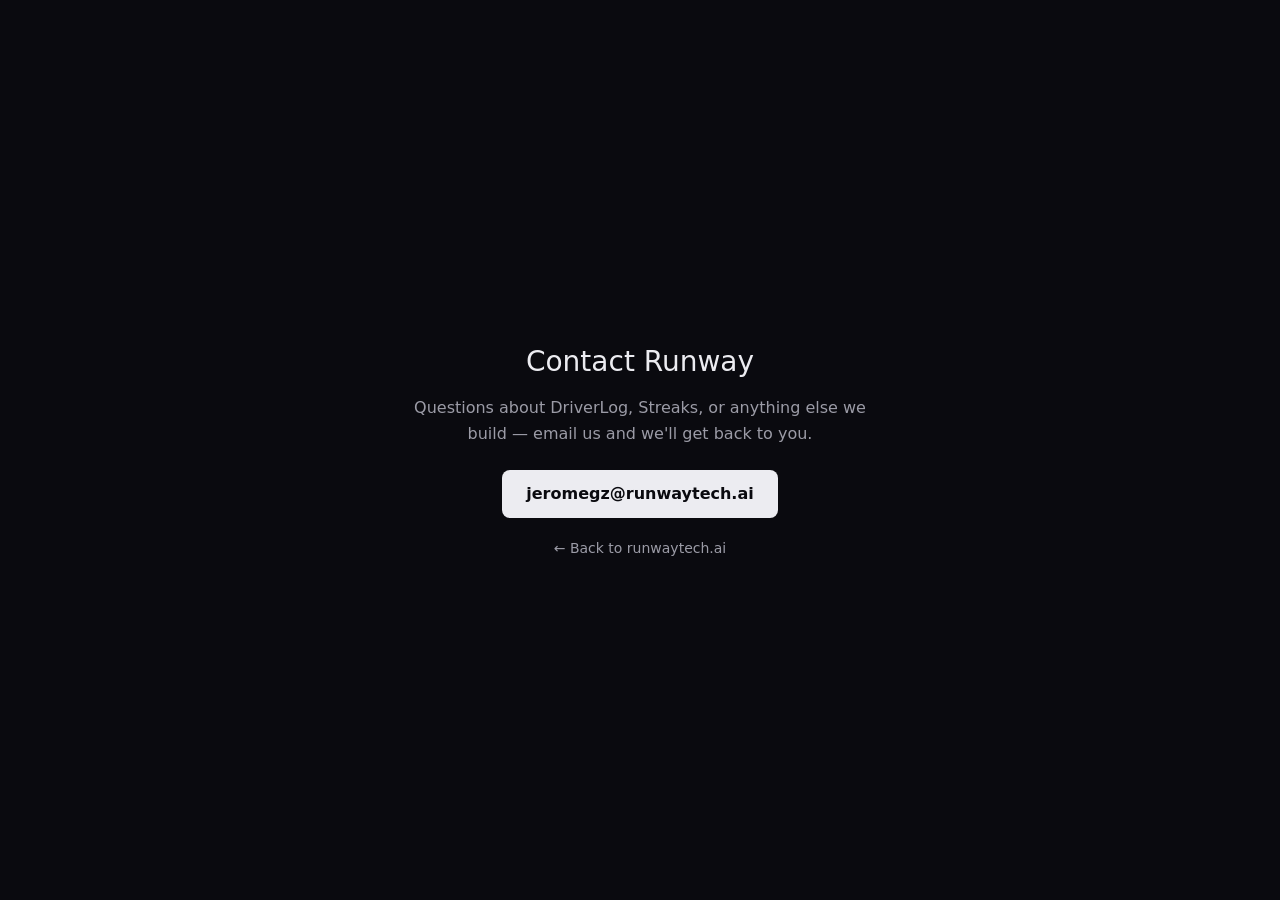
<file: contact/index.html>
<!DOCTYPE html><html lang="en"><head>
<meta charset="utf-8"><meta name="viewport" content="width=device-width, initial-scale=1">
<title>Contact — Runway</title>
<link rel="stylesheet" href="/_next/static/css/44ea1825f08327ec.css?dpl=dpl_DqTmxMbGZp9SxvfXiKy7rYP9kghC">
<style>
  body { margin:0; min-height:100vh; display:flex; align-items:center; justify-content:center;
        background:#0a0a0f; color:#ececf1; font-family:ui-sans-serif,-apple-system,system-ui,sans-serif; }
  .card { max-width:520px; padding:48px 32px; text-align:center; }
  h1 { font-size:28px; margin:0 0 12px; }
  p { color:#9b9ba6; line-height:1.6; margin:0 0 24px; }
  a.btn { display:inline-block; padding:12px 24px; border-radius:8px; background:#ececf1; color:#0a0a0f;
          text-decoration:none; font-weight:600; }
  a.home { display:block; margin-top:20px; color:#9b9ba6; font-size:14px; }
</style></head><body>
<div class="card">
  <h1>Contact Runway</h1>
  <p>Questions about DriverLog, Streaks, or anything else we build — email us and we'll get back to you.</p>
  <a class="btn" href="mailto:jeromegz@runwaytech.ai">jeromegz@runwaytech.ai</a>
  <a class="home" href="/">&larr; Back to runwaytech.ai</a>
</div></body></html>
</file>
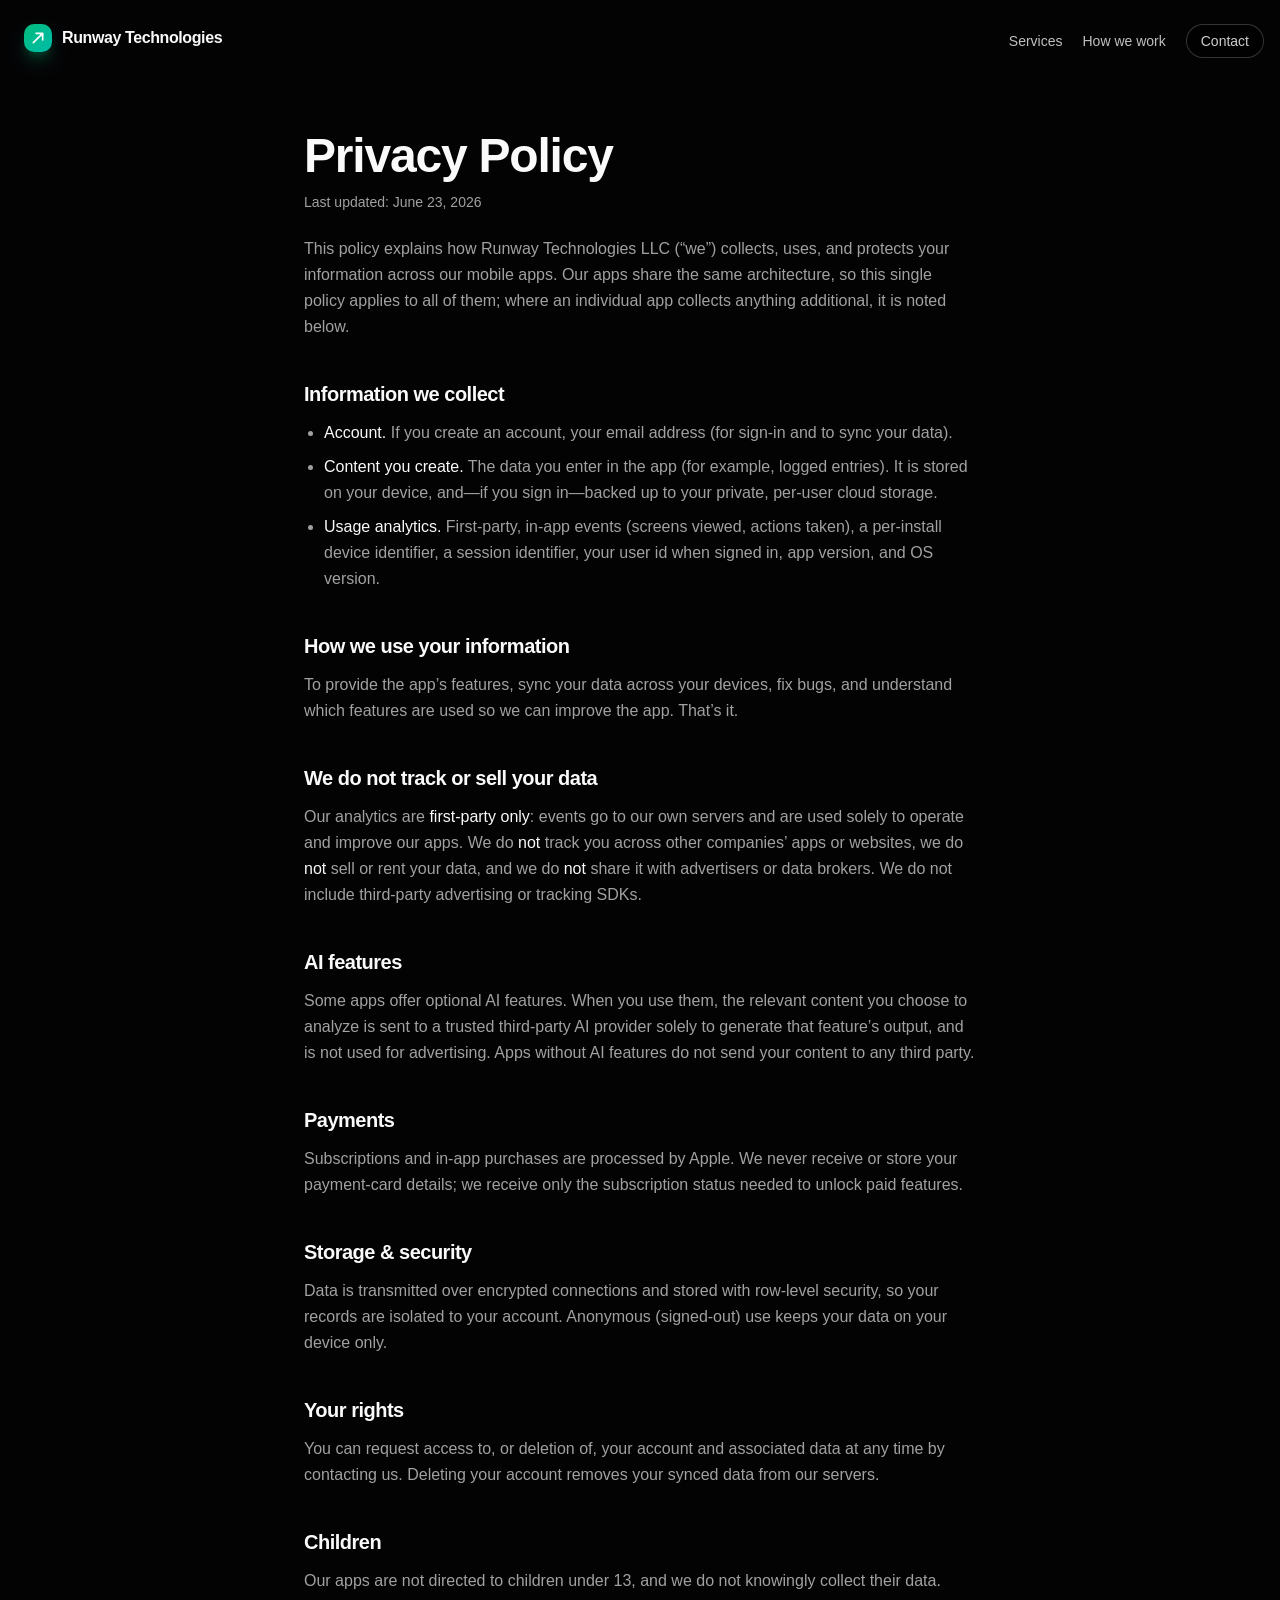
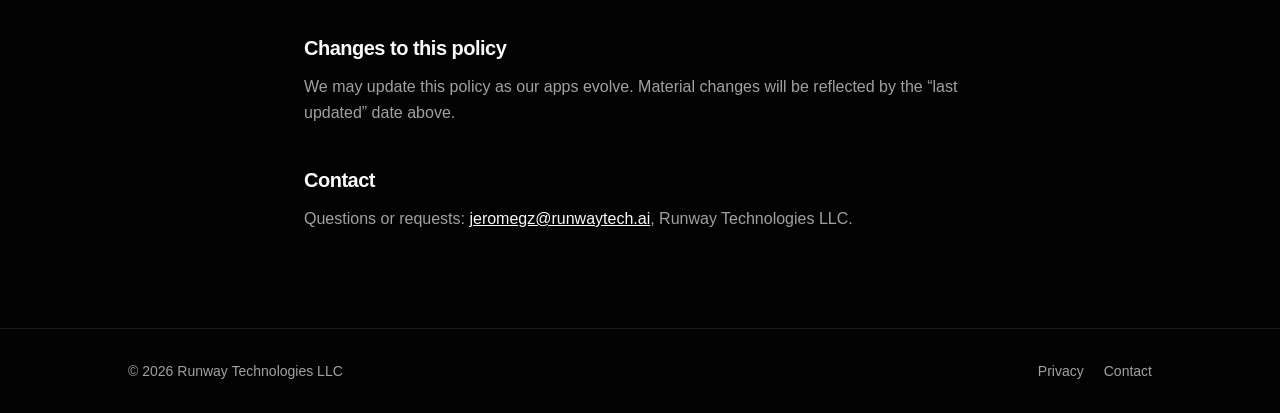
<file: privacy/index.html>
<!DOCTYPE html><!--xI903U0W3NQzuDSbUejQM--><html lang="en" class="dark"><head><meta charSet="utf-8"/><meta name="viewport" content="width=device-width, initial-scale=1"/><link rel="preload" href="/_next/static/media/7d4881bb7e1bf84d-s.p.woff2" as="font" crossorigin="" type="font/woff2"/><link rel="stylesheet" href="/_next/static/css/44ea1825f08327ec.css?dpl=dpl_DqTmxMbGZp9SxvfXiKy7rYP9kghC" data-precedence="next"/><link rel="preload" as="script" fetchPriority="low" href="/_next/static/chunks/webpack-cdf4fb5797bf00c0.js?dpl=dpl_DqTmxMbGZp9SxvfXiKy7rYP9kghC"/><script src="/_next/static/chunks/4bd1b696-c023c6e3521b1417.js?dpl=dpl_DqTmxMbGZp9SxvfXiKy7rYP9kghC" async=""></script><script src="/_next/static/chunks/255-4780806630afe020.js?dpl=dpl_DqTmxMbGZp9SxvfXiKy7rYP9kghC" async=""></script><script src="/_next/static/chunks/main-app-f9b5d20365cb8be2.js?dpl=dpl_DqTmxMbGZp9SxvfXiKy7rYP9kghC" async=""></script><script src="/_next/static/chunks/619-ba102abea3e3d0e4.js?dpl=dpl_DqTmxMbGZp9SxvfXiKy7rYP9kghC" async=""></script><script src="/_next/static/chunks/app/(site)/layout-b705bb23df459f12.js?dpl=dpl_DqTmxMbGZp9SxvfXiKy7rYP9kghC" async=""></script><meta name="next-size-adjust" content=""/><title>Privacy Policy — Runway Technologies</title><meta name="description" content="How Runway Technologies LLC collects, uses, and protects your data across our apps."/><link rel="icon" href="/favicon.ico" type="image/x-icon" sizes="16x16"/><script src="/_next/static/chunks/polyfills-42372ed130431b0a.js?dpl=dpl_DqTmxMbGZp9SxvfXiKy7rYP9kghC" noModule=""></script></head><body class="__variable_c29908 antialiased"><div hidden=""><!--$--><!--/$--></div><div class="relative flex min-h-screen flex-col overflow-x-hidden bg-background text-foreground"><header class="relative z-20 w-full pt-5 sm:pt-6"><div class="absolute right-4 top-5 flex items-center gap-4 sm:top-6 sm:gap-5"><a class="hidden text-sm font-medium text-white/75 transition-colors hover:text-white sm:inline" href="/#services">Services</a><a class="hidden text-sm font-medium text-white/75 transition-colors hover:text-white sm:inline" href="/#approach">How we work</a><a class="inline-flex cursor-pointer items-center justify-center rounded-full border border-white/20 bg-black/35 px-3 py-1.5 text-xs font-medium text-white/80 transition-colors hover:bg-white/10 hover:text-white sm:px-3.5 sm:text-sm" href="/contact">Contact</a></div><a class="flex w-fit items-center gap-2.5 pl-4 sm:pl-6" href="/"><div class="flex size-7 items-center justify-center rounded-lg bg-gradient-to-br from-emerald-500 to-teal-500 shadow-lg shadow-emerald-500/30"><svg viewBox="0 0 24 24" fill="none" aria-hidden="true" class="size-4 text-white"><path d="M5 19L19 5M19 5H9M19 5V15" stroke="currentColor" stroke-width="2.5" stroke-linecap="round" stroke-linejoin="round"></path></svg></div><span class="text-sm font-semibold tracking-tight sm:text-base">Runway Technologies</span></a></header><main class="relative flex-1 px-4 pb-24 pt-16 sm:px-6 sm:pt-20"><div class="mx-auto w-full max-w-2xl"><h1 class="text-balance text-4xl font-bold tracking-tight sm:text-5xl">Privacy Policy</h1><p class="mt-3 text-sm text-muted-foreground">Last updated: <!-- -->June 23, 2026</p><p class="mt-6 text-base leading-relaxed text-muted-foreground">This policy explains how Runway Technologies LLC (“we”) collects, uses, and protects your information across our mobile apps. Our apps share the same architecture, so this single policy applies to all of them; where an individual app collects anything additional, it is noted below.</p><section class="mt-10"><h2 class="text-xl font-semibold tracking-tight">Information we collect</h2><div class="mt-3 space-y-3 text-base leading-relaxed text-muted-foreground"><ul class="list-disc space-y-2 pl-5"><li><span class="text-foreground">Account.</span> If you create an account, your email address (for sign-in and to sync your data).</li><li><span class="text-foreground">Content you create.</span> The data you enter in the app (for example, logged entries). It is stored on your device, and—if you sign in—backed up to your private, per-user cloud storage.</li><li><span class="text-foreground">Usage analytics.</span> First-party, in-app events (screens viewed, actions taken), a per-install device identifier, a session identifier, your user id when signed in, app version, and OS version.</li></ul></div></section><section class="mt-10"><h2 class="text-xl font-semibold tracking-tight">How we use your information</h2><div class="mt-3 space-y-3 text-base leading-relaxed text-muted-foreground"><p>To provide the app’s features, sync your data across your devices, fix bugs, and understand which features are used so we can improve the app. That’s it.</p></div></section><section class="mt-10"><h2 class="text-xl font-semibold tracking-tight">We do not track or sell your data</h2><div class="mt-3 space-y-3 text-base leading-relaxed text-muted-foreground"><p>Our analytics are <span class="text-foreground">first-party only</span>: events go to our own servers and are used solely to operate and improve our apps. We do<!-- --> <span class="text-foreground">not</span> track you across other companies’ apps or websites, we do <span class="text-foreground">not</span> sell or rent your data, and we do <span class="text-foreground">not</span> share it with advertisers or data brokers. We do not include third-party advertising or tracking SDKs.</p></div></section><section class="mt-10"><h2 class="text-xl font-semibold tracking-tight">AI features</h2><div class="mt-3 space-y-3 text-base leading-relaxed text-muted-foreground"><p>Some apps offer optional AI features. When you use them, the relevant content you choose to analyze is sent to a trusted third-party AI provider solely to generate that feature’s output, and is not used for advertising. Apps without AI features do not send your content to any third party.</p></div></section><section class="mt-10"><h2 class="text-xl font-semibold tracking-tight">Payments</h2><div class="mt-3 space-y-3 text-base leading-relaxed text-muted-foreground"><p>Subscriptions and in-app purchases are processed by Apple. We never receive or store your payment-card details; we receive only the subscription status needed to unlock paid features.</p></div></section><section class="mt-10"><h2 class="text-xl font-semibold tracking-tight">Storage &amp; security</h2><div class="mt-3 space-y-3 text-base leading-relaxed text-muted-foreground"><p>Data is transmitted over encrypted connections and stored with row-level security, so your records are isolated to your account. Anonymous (signed-out) use keeps your data on your device only.</p></div></section><section class="mt-10"><h2 class="text-xl font-semibold tracking-tight">Your rights</h2><div class="mt-3 space-y-3 text-base leading-relaxed text-muted-foreground"><p>You can request access to, or deletion of, your account and associated data at any time by contacting us. Deleting your account removes your synced data from our servers.</p></div></section><section class="mt-10"><h2 class="text-xl font-semibold tracking-tight">Children</h2><div class="mt-3 space-y-3 text-base leading-relaxed text-muted-foreground"><p>Our apps are not directed to children under 13, and we do not knowingly collect their data.</p></div></section><section class="mt-10"><h2 class="text-xl font-semibold tracking-tight">Changes to this policy</h2><div class="mt-3 space-y-3 text-base leading-relaxed text-muted-foreground"><p>We may update this policy as our apps evolve. Material changes will be reflected by the “last updated” date above.</p></div></section><section class="mt-10"><h2 class="text-xl font-semibold tracking-tight">Contact</h2><div class="mt-3 space-y-3 text-base leading-relaxed text-muted-foreground"><p>Questions or requests:<!-- --> <a class="text-foreground underline" href="mailto:jeromegz@runwaytech.ai">jeromegz@runwaytech.ai</a>, Runway Technologies LLC.</p></div></section></div></main><!--$--><!--/$--><footer class="mt-auto border-t border-white/10 px-4 py-8 sm:px-6"><div class="mx-auto flex w-full max-w-5xl flex-col items-center justify-between gap-3 sm:flex-row"><p class="text-sm text-muted-foreground">© <!-- -->2026<!-- --> Runway Technologies LLC</p><nav class="flex items-center gap-5"><a class="text-sm text-muted-foreground transition-colors hover:text-foreground" data-track="footer.privacy" href="/privacy">Privacy</a><a class="text-sm text-muted-foreground transition-colors hover:text-foreground" data-track="footer.contact" href="/contact">Contact</a></nav></div></footer></div><script src="/_next/static/chunks/webpack-cdf4fb5797bf00c0.js?dpl=dpl_DqTmxMbGZp9SxvfXiKy7rYP9kghC" id="_R_" async=""></script><script>(self.__next_f=self.__next_f||[]).push([0])</script><script>self.__next_f.push([1,"1:\"$Sreact.fragment\"\n2:I[9766,[],\"\"]\n3:I[8924,[],\"\"]\n4:I[2619,[\"619\",\"static/chunks/619-ba102abea3e3d0e4.js?dpl=dpl_DqTmxMbGZp9SxvfXiKy7rYP9kghC\",\"750\",\"static/chunks/app/(site)/layout-b705bb23df459f12.js?dpl=dpl_DqTmxMbGZp9SxvfXiKy7rYP9kghC\"],\"\"]\n9:I[7150,[],\"\"]\n:HL[\"/_next/static/media/7d4881bb7e1bf84d-s.p.woff2\",\"font\",{\"crossOrigin\":\"\",\"type\":\"font/woff2\"}]\n:HL[\"/_next/static/css/44ea1825f08327ec.css?dpl=dpl_DqTmxMbGZp9SxvfXiKy7rYP9kghC\",\"style\"]\n"])</script><script>self.__next_f.push([1,"0:{\"P\":null,\"b\":\"xI903U0W3NQzuDSbUejQM\",\"p\":\"\",\"c\":[\"\",\"privacy\"],\"i\":false,\"f\":[[[\"\",{\"children\":[\"(site)\",{\"children\":[\"privacy\",{\"children\":[\"__PAGE__\",{}]}]}]},\"$undefined\",\"$undefined\",true],[\"\",[\"$\",\"$1\",\"c\",{\"children\":[[[\"$\",\"link\",\"0\",{\"rel\":\"stylesheet\",\"href\":\"/_next/static/css/44ea1825f08327ec.css?dpl=dpl_DqTmxMbGZp9SxvfXiKy7rYP9kghC\",\"precedence\":\"next\",\"crossOrigin\":\"$undefined\",\"nonce\":\"$undefined\"}]],[\"$\",\"html\",null,{\"lang\":\"en\",\"className\":\"dark\",\"children\":[[\"$\",\"head\",null,{\"children\":[\"$\",\"script\",null,{\"src\":\"/rtl-analytics.js\",\"defer\":true,\"data-site\":\"runway\"}]}],[\"$\",\"body\",null,{\"className\":\"__variable_c29908 antialiased\",\"children\":[\"$\",\"$L2\",null,{\"parallelRouterKey\":\"children\",\"error\":\"$undefined\",\"errorStyles\":\"$undefined\",\"errorScripts\":\"$undefined\",\"template\":[\"$\",\"$L3\",null,{}],\"templateStyles\":\"$undefined\",\"templateScripts\":\"$undefined\",\"notFound\":[[[\"$\",\"title\",null,{\"children\":\"404: This page could not be found.\"}],[\"$\",\"div\",null,{\"style\":{\"fontFamily\":\"system-ui,\\\"Segoe UI\\\",Roboto,Helvetica,Arial,sans-serif,\\\"Apple Color Emoji\\\",\\\"Segoe UI Emoji\\\"\",\"height\":\"100vh\",\"textAlign\":\"center\",\"display\":\"flex\",\"flexDirection\":\"column\",\"alignItems\":\"center\",\"justifyContent\":\"center\"},\"children\":[\"$\",\"div\",null,{\"children\":[[\"$\",\"style\",null,{\"dangerouslySetInnerHTML\":{\"__html\":\"body{color:#000;background:#fff;margin:0}.next-error-h1{border-right:1px solid rgba(0,0,0,.3)}@media (prefers-color-scheme:dark){body{color:#fff;background:#000}.next-error-h1{border-right:1px solid rgba(255,255,255,.3)}}\"}}],[\"$\",\"h1\",null,{\"className\":\"next-error-h1\",\"style\":{\"display\":\"inline-block\",\"margin\":\"0 20px 0 0\",\"padding\":\"0 23px 0 0\",\"fontSize\":24,\"fontWeight\":500,\"verticalAlign\":\"top\",\"lineHeight\":\"49px\"},\"children\":404}],[\"$\",\"div\",null,{\"style\":{\"display\":\"inline-block\"},\"children\":[\"$\",\"h2\",null,{\"style\":{\"fontSize\":14,\"fontWeight\":400,\"lineHeight\":\"49px\",\"margin\":0},\"children\":\"This page could not be found.\"}]}]]}]}]],[]],\"forbidden\":\"$undefined\",\"unauthorized\":\"$undefined\"}]}]]}]]}],{\"children\":[\"(site)\",[\"$\",\"$1\",\"c\",{\"children\":[null,[\"$\",\"div\",null,{\"className\":\"relative flex min-h-screen flex-col overflow-x-hidden bg-background text-foreground\",\"children\":[[\"$\",\"header\",null,{\"className\":\"relative z-20 w-full pt-5 sm:pt-6\",\"children\":[[\"$\",\"div\",null,{\"className\":\"absolute right-4 top-5 flex items-center gap-4 sm:top-6 sm:gap-5\",\"children\":[[\"$\",\"$L4\",null,{\"href\":\"/#services\",\"className\":\"hidden text-sm font-medium text-white/75 transition-colors hover:text-white sm:inline\",\"children\":\"Services\"}],[\"$\",\"$L4\",null,{\"href\":\"/#approach\",\"className\":\"hidden text-sm font-medium text-white/75 transition-colors hover:text-white sm:inline\",\"children\":\"How we work\"}],[\"$\",\"$L4\",null,{\"href\":\"/contact\",\"className\":\"inline-flex cursor-pointer items-center justify-center rounded-full border border-white/20 bg-black/35 px-3 py-1.5 text-xs font-medium text-white/80 transition-colors hover:bg-white/10 hover:text-white sm:px-3.5 sm:text-sm\",\"children\":\"Contact\"}]]}],[\"$\",\"$L4\",null,{\"href\":\"/\",\"className\":\"flex w-fit items-center gap-2.5 pl-4 sm:pl-6\",\"children\":[[\"$\",\"div\",null,{\"className\":\"flex size-7 items-center justify-center rounded-lg bg-gradient-to-br from-emerald-500 to-teal-500 shadow-lg shadow-emerald-500/30\",\"children\":[\"$\",\"svg\",null,{\"viewBox\":\"0 0 24 24\",\"fill\":\"none\",\"aria-hidden\":true,\"className\":\"size-4 text-white\",\"children\":[\"$\",\"path\",null,{\"d\":\"M5 19L19 5M19 5H9M19 5V15\",\"stroke\":\"currentColor\",\"strokeWidth\":\"2.5\",\"strokeLinecap\":\"round\",\"strokeLinejoin\":\"round\"}]}]}],[\"$\",\"span\",null,{\"className\":\"text-sm font-semibold tracking-tight sm:text-base\",\"children\":\"Runway Technologies\"}]]}]]}],[\"$\",\"$L2\",null,{\"parallelRouterKey\":\"children\",\"error\":\"$undefined\",\"errorStyles\":\"$undefined\",\"errorScripts\":\"$undefined\",\"template\":[\"$\",\"$L3\",null,{}],\"templateStyles\":\"$undefined\",\"templateScripts\":\"$undefined\",\"notFound\":[[[\"$\",\"title\",null,{\"children\":\"404: This page could not be found.\"}],[\"$\",\"div\",null,{\"style\":\"$0:f:0:1:1:props:children:1:props:children:1:props:children:props:notFound:0:1:props:style\",\"children\":[\"$\",\"div\",null,{\"children\":[[\"$\",\"style\",null,{\"dangerouslySetInnerHTML\":{\"__html\":\"body{color:#000;background:#fff;margin:0}.next-error-h1{border-right:1px solid rgba(0,0,0,.3)}@media (prefers-color-scheme:dark){body{color:#fff;background:#000}.next-error-h1{border-right:1px solid rgba(255,255,255,.3)}}\"}}],[\"$\",\"h1\",null,{\"className\":\"next-error-h1\",\"style\":\"$0:f:0:1:1:props:children:1:props:children:1:props:children:props:notFound:0:1:props:children:props:children:1:props:style\",\"children\":404}],[\"$\",\"div\",null,{\"style\":\"$0:f:0:1:1:props:children:1:props:children:1:props:children:props:notFound:0:1:props:children:props:children:2:props:style\",\"children\":[\"$\",\"h2\",null,{\"style\":\"$0:f:0:1:1:props:children:1:props:children:1:props:children:props:notFound:0:1:props:children:props:children:2:props:children:props:style\",\"children\":\"This page could not be found.\"}]}]]}]}]],[]],\"forbidden\":\"$undefined\",\"unauthorized\":\"$undefined\"}],\"$L5\"]}]]}],{\"children\":[\"privacy\",\"$L6\",{\"children\":[\"__PAGE__\",\"$L7\",{},null,false]},null,false]},null,false]},null,false],\"$L8\",false]],\"m\":\"$undefined\",\"G\":[\"$9\",[]],\"s\":false,\"S\":true}\n"])</script><script>self.__next_f.push([1,"11:I[4431,[],\"ViewportBoundary\"]\n13:I[4431,[],\"MetadataBoundary\"]\n14:\"$Sreact.suspense\"\n"])</script><script>self.__next_f.push([1,"5:[\"$\",\"footer\",null,{\"className\":\"mt-auto border-t border-white/10 px-4 py-8 sm:px-6\",\"children\":[\"$\",\"div\",null,{\"className\":\"mx-auto flex w-full max-w-5xl flex-col items-center justify-between gap-3 sm:flex-row\",\"children\":[[\"$\",\"p\",null,{\"className\":\"text-sm text-muted-foreground\",\"children\":[\"© \",2026,\" Runway Technologies LLC\"]}],[\"$\",\"nav\",null,{\"className\":\"flex items-center gap-5\",\"children\":[[\"$\",\"$L4\",null,{\"href\":\"/privacy\",\"className\":\"text-sm text-muted-foreground transition-colors hover:text-foreground\",\"data-track\":\"footer.privacy\",\"children\":\"Privacy\"}],[\"$\",\"$L4\",null,{\"href\":\"/contact\",\"className\":\"text-sm text-muted-foreground transition-colors hover:text-foreground\",\"data-track\":\"footer.contact\",\"children\":\"Contact\"}]]}]]}]}]\n"])</script><script>self.__next_f.push([1,"6:[\"$\",\"$1\",\"c\",{\"children\":[null,[\"$\",\"$L2\",null,{\"parallelRouterKey\":\"children\",\"error\":\"$undefined\",\"errorStyles\":\"$undefined\",\"errorScripts\":\"$undefined\",\"template\":[\"$\",\"$L3\",null,{}],\"templateStyles\":\"$undefined\",\"templateScripts\":\"$undefined\",\"notFound\":\"$undefined\",\"forbidden\":\"$undefined\",\"unauthorized\":\"$undefined\"}]]}]\n"])</script><script>self.__next_f.push([1,"7:[\"$\",\"$1\",\"c\",{\"children\":[[\"$\",\"main\",null,{\"className\":\"relative flex-1 px-4 pb-24 pt-16 sm:px-6 sm:pt-20\",\"children\":[\"$\",\"div\",null,{\"className\":\"mx-auto w-full max-w-2xl\",\"children\":[[\"$\",\"h1\",null,{\"className\":\"text-balance text-4xl font-bold tracking-tight sm:text-5xl\",\"children\":\"Privacy Policy\"}],[\"$\",\"p\",null,{\"className\":\"mt-3 text-sm text-muted-foreground\",\"children\":[\"Last updated: \",\"June 23, 2026\"]}],[\"$\",\"p\",null,{\"className\":\"mt-6 text-base leading-relaxed text-muted-foreground\",\"children\":\"This policy explains how Runway Technologies LLC (“we”) collects, uses, and protects your information across our mobile apps. Our apps share the same architecture, so this single policy applies to all of them; where an individual app collects anything additional, it is noted below.\"}],[\"$\",\"section\",null,{\"className\":\"mt-10\",\"children\":[[\"$\",\"h2\",null,{\"className\":\"text-xl font-semibold tracking-tight\",\"children\":\"Information we collect\"}],[\"$\",\"div\",null,{\"className\":\"mt-3 space-y-3 text-base leading-relaxed text-muted-foreground\",\"children\":[\"$\",\"ul\",null,{\"className\":\"list-disc space-y-2 pl-5\",\"children\":[[\"$\",\"li\",null,{\"children\":[[\"$\",\"span\",null,{\"className\":\"text-foreground\",\"children\":\"Account.\"}],\" If you create an account, your email address (for sign-in and to sync your data).\"]}],[\"$\",\"li\",null,{\"children\":[[\"$\",\"span\",null,{\"className\":\"text-foreground\",\"children\":\"Content you create.\"}],\" The data you enter in the app (for example, logged entries). It is stored on your device, and—if you sign in—backed up to your private, per-user cloud storage.\"]}],[\"$\",\"li\",null,{\"children\":[[\"$\",\"span\",null,{\"className\":\"text-foreground\",\"children\":\"Usage analytics.\"}],\" First-party, in-app events (screens viewed, actions taken), a per-install device identifier, a session identifier, your user id when signed in, app version, and OS version.\"]}]]}]}]]}],[\"$\",\"section\",null,{\"className\":\"mt-10\",\"children\":[[\"$\",\"h2\",null,{\"className\":\"text-xl font-semibold tracking-tight\",\"children\":\"How we use your information\"}],[\"$\",\"div\",null,{\"className\":\"mt-3 space-y-3 text-base leading-relaxed text-muted-foreground\",\"children\":[\"$\",\"p\",null,{\"children\":\"To provide the app’s features, sync your data across your devices, fix bugs, and understand which features are used so we can improve the app. That’s it.\"}]}]]}],[\"$\",\"section\",null,{\"className\":\"mt-10\",\"children\":[[\"$\",\"h2\",null,{\"className\":\"text-xl font-semibold tracking-tight\",\"children\":\"We do not track or sell your data\"}],[\"$\",\"div\",null,{\"className\":\"mt-3 space-y-3 text-base leading-relaxed text-muted-foreground\",\"children\":[\"$\",\"p\",null,{\"children\":[\"Our analytics are \",[\"$\",\"span\",null,{\"className\":\"text-foreground\",\"children\":\"first-party only\"}],\": events go to our own servers and are used solely to operate and improve our apps. We do\",\" \",[\"$\",\"span\",null,{\"className\":\"text-foreground\",\"children\":\"not\"}],\" track you across other companies’ apps or websites, we do \",[\"$\",\"span\",null,{\"className\":\"text-foreground\",\"children\":\"not\"}],\" sell or rent your data, and we do \",[\"$\",\"span\",null,{\"className\":\"text-foreground\",\"children\":\"not\"}],\" share it with advertisers or data brokers. We do not include third-party advertising or tracking SDKs.\"]}]}]]}],[\"$\",\"section\",null,{\"className\":\"mt-10\",\"children\":[[\"$\",\"h2\",null,{\"className\":\"text-xl font-semibold tracking-tight\",\"children\":\"AI features\"}],[\"$\",\"div\",null,{\"className\":\"mt-3 space-y-3 text-base leading-relaxed text-muted-foreground\",\"children\":[\"$\",\"p\",null,{\"children\":\"Some apps offer optional AI features. When you use them, the relevant content you choose to analyze is sent to a trusted third-party AI provider solely to generate that feature’s output, and is not used for advertising. Apps without AI features do not send your content to any third party.\"}]}]]}],[\"$\",\"section\",null,{\"className\":\"mt-10\",\"children\":[[\"$\",\"h2\",null,{\"className\":\"text-xl font-semibold tracking-tight\",\"children\":\"Payments\"}],\"$La\"]}],\"$Lb\",\"$Lc\",\"$Ld\",\"$Le\",\"$Lf\"]}]}],null,\"$L10\"]}]\n"])</script><script>self.__next_f.push([1,"8:[\"$\",\"$1\",\"h\",{\"children\":[null,[[\"$\",\"$L11\",null,{\"children\":\"$L12\"}],[\"$\",\"meta\",null,{\"name\":\"next-size-adjust\",\"content\":\"\"}]],[\"$\",\"$L13\",null,{\"children\":[\"$\",\"div\",null,{\"hidden\":true,\"children\":[\"$\",\"$14\",null,{\"fallback\":null,\"children\":\"$L15\"}]}]}]]}]\n"])</script><script>self.__next_f.push([1,"16:I[4431,[],\"OutletBoundary\"]\n18:I[5278,[],\"AsyncMetadataOutlet\"]\na:[\"$\",\"div\",null,{\"className\":\"mt-3 space-y-3 text-base leading-relaxed text-muted-foreground\",\"children\":[\"$\",\"p\",null,{\"children\":\"Subscriptions and in-app purchases are processed by Apple. We never receive or store your payment-card details; we receive only the subscription status needed to unlock paid features.\"}]}]\nb:[\"$\",\"section\",null,{\"className\":\"mt-10\",\"children\":[[\"$\",\"h2\",null,{\"className\":\"text-xl font-semibold tracking-tight\",\"children\":\"Storage \u0026 security\"}],[\"$\",\"div\",null,{\"className\":\"mt-3 space-y-3 text-base leading-relaxed text-muted-foreground\",\"children\":[\"$\",\"p\",null,{\"children\":\"Data is transmitted over encrypted connections and stored with row-level security, so your records are isolated to your account. Anonymous (signed-out) use keeps your data on your device only.\"}]}]]}]\nc:[\"$\",\"section\",null,{\"className\":\"mt-10\",\"children\":[[\"$\",\"h2\",null,{\"className\":\"text-xl font-semibold tracking-tight\",\"children\":\"Your rights\"}],[\"$\",\"div\",null,{\"className\":\"mt-3 space-y-3 text-base leading-relaxed text-muted-foreground\",\"children\":[\"$\",\"p\",null,{\"children\":\"You can request access to, or deletion of, your account and associated data at any time by contacting us. Deleting your account removes your synced data from our servers.\"}]}]]}]\nd:[\"$\",\"section\",null,{\"className\":\"mt-10\",\"children\":[[\"$\",\"h2\",null,{\"className\":\"text-xl font-semibold tracking-tight\",\"children\":\"Children\"}],[\"$\",\"div\",null,{\"className\":\"mt-3 space-y-3 text-base leading-relaxed text-muted-foreground\",\"children\":[\"$\",\"p\",null,{\"children\":\"Our apps are not directed to children under 13, and we do not knowingly collect their data.\"}]}]]}]\ne:[\"$\",\"section\",null,{\"className\":\"mt-10\",\"children\":[[\"$\",\"h2\",null,{\"className\":\"text-xl font-semibold tracking-tight\",\"children\":\"Changes to this policy\"}],[\"$\",\"div\",null,{\"className\":\"mt-3 space-y-3 text-base leading-relaxed text-muted-foreground\",\"children\":[\"$\",\"p\",null,{\"children\":\"We may update this policy as our apps e"])</script><script>self.__next_f.push([1,"volve. Material changes will be reflected by the “last updated” date above.\"}]}]]}]\nf:[\"$\",\"section\",null,{\"className\":\"mt-10\",\"children\":[[\"$\",\"h2\",null,{\"className\":\"text-xl font-semibold tracking-tight\",\"children\":\"Contact\"}],[\"$\",\"div\",null,{\"className\":\"mt-3 space-y-3 text-base leading-relaxed text-muted-foreground\",\"children\":[\"$\",\"p\",null,{\"children\":[\"Questions or requests:\",\" \",[\"$\",\"a\",null,{\"className\":\"text-foreground underline\",\"href\":\"mailto:jeromegz@runwaytech.ai\",\"children\":\"jeromegz@runwaytech.ai\"}],\", Runway Technologies LLC.\"]}]}]]}]\n10:[\"$\",\"$L16\",null,{\"children\":[\"$L17\",[\"$\",\"$L18\",null,{\"promise\":\"$@19\"}]]}]\n"])</script><script>self.__next_f.push([1,"12:[[\"$\",\"meta\",\"0\",{\"charSet\":\"utf-8\"}],[\"$\",\"meta\",\"1\",{\"name\":\"viewport\",\"content\":\"width=device-width, initial-scale=1\"}]]\n"])</script><script>self.__next_f.push([1,"17:null\n"])</script><script>self.__next_f.push([1,"1a:I[622,[],\"IconMark\"]\n19:{\"metadata\":[[\"$\",\"title\",\"0\",{\"children\":\"Privacy Policy — Runway Technologies\"}],[\"$\",\"meta\",\"1\",{\"name\":\"description\",\"content\":\"How Runway Technologies LLC collects, uses, and protects your data across our apps.\"}],[\"$\",\"link\",\"2\",{\"rel\":\"icon\",\"href\":\"/favicon.ico\",\"type\":\"image/x-icon\",\"sizes\":\"16x16\"}],[\"$\",\"$L1a\",\"3\",{}]],\"error\":null,\"digest\":\"$undefined\"}\n15:\"$19:metadata\"\n"])</script></body></html>
</file>
<file: _next/static/css/44ea1825f08327ec.css>
@font-face{font-family:Geist Mono;font-style:normal;font-weight:100 900;font-display:swap;src:url(/_next/static/media/013b72fa676f92e0-s.woff2) format("woff2");unicode-range:u+0460-052f,u+1c80-1c8a,u+20b4,u+2de0-2dff,u+a640-a69f,u+fe2e-fe2f}@font-face{font-family:Geist Mono;font-style:normal;font-weight:100 900;font-display:swap;src:url(/_next/static/media/b9408752a0c24fb9-s.woff2) format("woff2");unicode-range:u+0301,u+0400-045f,u+0490-0491,u+04b0-04b1,u+2116}@font-face{font-family:Geist Mono;font-style:normal;font-weight:100 900;font-display:swap;src:url(/_next/static/media/65f03d54ccadf4a8-s.woff2) format("woff2");unicode-range:u+2000-2001,u+2004-2008,u+200a,u+23b8-23bd,u+2500-259f}@font-face{font-family:Geist Mono;font-style:normal;font-weight:100 900;font-display:swap;src:url(/_next/static/media/e038a29029a234f2-s.woff2) format("woff2");unicode-range:u+0102-0103,u+0110-0111,u+0128-0129,u+0168-0169,u+01a0-01a1,u+01af-01b0,u+0300-0301,u+0303-0304,u+0308-0309,u+0323,u+0329,u+1ea0-1ef9,u+20ab}@font-face{font-family:Geist Mono;font-style:normal;font-weight:100 900;font-display:swap;src:url(/_next/static/media/2b5b02fc7e511755-s.woff2) format("woff2");unicode-range:u+0100-02ba,u+02bd-02c5,u+02c7-02cc,u+02ce-02d7,u+02dd-02ff,u+0304,u+0308,u+0329,u+1d00-1dbf,u+1e00-1e9f,u+1ef2-1eff,u+2020,u+20a0-20ab,u+20ad-20c0,u+2113,u+2c60-2c7f,u+a720-a7ff}@font-face{font-family:Geist Mono;font-style:normal;font-weight:100 900;font-display:swap;src:url(/_next/static/media/7d4881bb7e1bf84d-s.p.woff2) format("woff2");unicode-range:u+00??,u+0131,u+0152-0153,u+02bb-02bc,u+02c6,u+02da,u+02dc,u+0304,u+0308,u+0329,u+2000-206f,u+20ac,u+2122,u+2191,u+2193,u+2212,u+2215,u+feff,u+fffd}@font-face{font-family:Geist Mono Fallback;src:local("Arial");ascent-override:74.67%;descent-override:21.92%;line-gap-override:0.00%;size-adjust:134.59%}.__className_c29908{font-family:Geist Mono,Geist Mono Fallback;font-style:normal}.__variable_c29908{--font-geist-mono:"Geist Mono","Geist Mono Fallback"}

/*! tailwindcss v4.2.4 | MIT License | https://tailwindcss.com */@layer properties{@supports (((-webkit-hyphens:none)) and (not (margin-trim:inline))) or ((-moz-orient:inline) and (not (color:rgb(from red r g b)))){*,::backdrop,:after,:before{--tw-translate-x:0;--tw-translate-y:0;--tw-translate-z:0;--tw-space-y-reverse:0;--tw-border-style:solid;--tw-gradient-position:initial;--tw-gradient-from:#0000;--tw-gradient-via:#0000;--tw-gradient-to:#0000;--tw-gradient-stops:initial;--tw-gradient-via-stops:initial;--tw-gradient-from-position:0%;--tw-gradient-via-position:50%;--tw-gradient-to-position:100%;--tw-leading:initial;--tw-font-weight:initial;--tw-tracking:initial;--tw-shadow:0 0 #0000;--tw-shadow-color:initial;--tw-shadow-alpha:100%;--tw-inset-shadow:0 0 #0000;--tw-inset-shadow-color:initial;--tw-inset-shadow-alpha:100%;--tw-ring-color:initial;--tw-ring-shadow:0 0 #0000;--tw-inset-ring-color:initial;--tw-inset-ring-shadow:0 0 #0000;--tw-ring-inset:initial;--tw-ring-offset-width:0px;--tw-ring-offset-color:#fff;--tw-ring-offset-shadow:0 0 #0000;--tw-outline-style:solid;--tw-blur:initial;--tw-brightness:initial;--tw-contrast:initial;--tw-grayscale:initial;--tw-hue-rotate:initial;--tw-invert:initial;--tw-opacity:initial;--tw-saturate:initial;--tw-sepia:initial;--tw-drop-shadow:initial;--tw-drop-shadow-color:initial;--tw-drop-shadow-alpha:100%;--tw-drop-shadow-size:initial;--tw-duration:initial;--tw-backdrop-blur:initial;--tw-backdrop-brightness:initial;--tw-backdrop-contrast:initial;--tw-backdrop-grayscale:initial;--tw-backdrop-hue-rotate:initial;--tw-backdrop-invert:initial;--tw-backdrop-opacity:initial;--tw-backdrop-saturate:initial;--tw-backdrop-sepia:initial;--tw-animation-delay:0s;--tw-animation-direction:normal;--tw-animation-duration:initial;--tw-animation-fill-mode:none;--tw-animation-iteration-count:1;--tw-enter-blur:0;--tw-enter-opacity:1;--tw-enter-rotate:0;--tw-enter-scale:1;--tw-enter-translate-x:0;--tw-enter-translate-y:0;--tw-exit-blur:0;--tw-exit-opacity:1;--tw-exit-rotate:0;--tw-exit-scale:1;--tw-exit-translate-x:0;--tw-exit-translate-y:0}}}@layer theme{:host,:root{--color-red-400:oklch(70.4% .191 22.216);--color-red-500:oklch(63.7% .237 25.331);--color-yellow-500:oklch(79.5% .184 86.047);--color-emerald-100:oklch(95% .052 163.051);--color-emerald-300:oklch(84.5% .143 164.978);--color-emerald-400:oklch(76.5% .177 163.223);--color-emerald-500:oklch(69.6% .17 162.48);--color-teal-500:oklch(70.4% .14 182.503);--color-teal-600:oklch(60% .118 184.704);--color-zinc-50:oklch(98.5% 0 0);--color-zinc-100:oklch(96.7% .001 286.375);--color-zinc-200:oklch(92% .004 286.32);--color-black:#000;--color-white:#fff;--spacing:.25rem;--container-sm:24rem;--container-md:28rem;--container-xl:36rem;--container-2xl:42rem;--container-4xl:56rem;--container-5xl:64rem;--container-6xl:72rem;--text-xs:.75rem;--text-xs--line-height:calc(1 / .75);--text-sm:.875rem;--text-sm--line-height:calc(1.25 / .875);--text-base:1rem;--text-base--line-height:calc(1.5 / 1);--text-lg:1.125rem;--text-lg--line-height:calc(1.75 / 1.125);--text-xl:1.25rem;--text-xl--line-height:calc(1.75 / 1.25);--text-2xl:1.5rem;--text-2xl--line-height:calc(2 / 1.5);--text-3xl:1.875rem;--text-3xl--line-height:calc(2.25 / 1.875);--text-4xl:2.25rem;--text-4xl--line-height:calc(2.5 / 2.25);--text-5xl:3rem;--text-5xl--line-height:1;--font-weight-normal:400;--font-weight-medium:500;--font-weight-semibold:600;--font-weight-bold:700;--tracking-tight:-.025em;--leading-tight:1.25;--leading-snug:1.375;--leading-relaxed:1.625;--radius-md:calc(var(--radius) * .8);--blur-xs:4px;--blur-2xl:40px;--default-transition-duration:.15s;--default-transition-timing-function:cubic-bezier(.4,0,.2,1);--default-font-family:Arial,Helvetica,sans-serif;--default-mono-font-family:var(--font-geist-mono)}}@layer base{*,::backdrop,:after,:before{box-sizing:border-box;border:0 solid;margin:0;padding:0}::file-selector-button{box-sizing:border-box;border:0 solid;margin:0;padding:0}:host,html{-webkit-text-size-adjust:100%;tab-size:4;line-height:1.5;font-family:var(--default-font-family,ui-sans-serif,system-ui,sans-serif,"Apple Color Emoji","Segoe UI Emoji","Segoe UI Symbol","Noto Color Emoji");font-feature-settings:var(--default-font-feature-settings,normal);font-variation-settings:var(--default-font-variation-settings,normal);-webkit-tap-highlight-color:transparent}hr{height:0;color:inherit;border-top-width:1px}abbr:where([title]){-webkit-text-decoration:underline dotted;text-decoration:underline dotted}h1,h2,h3,h4,h5,h6{font-size:inherit;font-weight:inherit}a{color:inherit;-webkit-text-decoration:inherit;text-decoration:inherit}b,strong{font-weight:bolder}code,kbd,pre,samp{font-family:var(--default-mono-font-family,ui-monospace,SFMono-Regular,Menlo,Monaco,Consolas,"Liberation Mono","Courier New",monospace);font-feature-settings:var(--default-mono-font-feature-settings,normal);font-variation-settings:var(--default-mono-font-variation-settings,normal);font-size:1em}small{font-size:80%}sub,sup{vertical-align:baseline;font-size:75%;line-height:0;position:relative}sub{bottom:-.25em}sup{top:-.5em}table{text-indent:0;border-color:inherit;border-collapse:collapse}:-moz-focusring{outline:auto}progress{vertical-align:baseline}summary{display:list-item}menu,ol,ul{list-style:none}audio,canvas,embed,iframe,img,object,svg,video{vertical-align:middle;display:block}img,video{max-width:100%;height:auto}button,input,optgroup,select,textarea{font:inherit;font-feature-settings:inherit;font-variation-settings:inherit;letter-spacing:inherit;color:inherit;opacity:1;background-color:#0000;border-radius:0}::file-selector-button{font:inherit;font-feature-settings:inherit;font-variation-settings:inherit;letter-spacing:inherit;color:inherit;opacity:1;background-color:#0000;border-radius:0}:where(select:is([multiple],[size])) optgroup{font-weight:bolder}:where(select:is([multiple],[size])) optgroup option{padding-inline-start:20px}::file-selector-button{margin-inline-end:4px}::placeholder{opacity:1}@supports (not ((-webkit-appearance:-apple-pay-button))) or (contain-intrinsic-size:1px){::placeholder{color:currentColor}@supports (color:color-mix(in lab,red,red)){::placeholder{color:color-mix(in oklab,currentcolor 50%,transparent)}}}textarea{resize:vertical}::-webkit-search-decoration{-webkit-appearance:none}::-webkit-date-and-time-value{min-height:1lh;text-align:inherit}::-webkit-datetime-edit{display:inline-flex}::-webkit-datetime-edit-fields-wrapper{padding:0}::-webkit-datetime-edit,::-webkit-datetime-edit-year-field{padding-block:0}::-webkit-datetime-edit-day-field,::-webkit-datetime-edit-month-field{padding-block:0}::-webkit-datetime-edit-hour-field,::-webkit-datetime-edit-minute-field{padding-block:0}::-webkit-datetime-edit-millisecond-field,::-webkit-datetime-edit-second-field{padding-block:0}::-webkit-datetime-edit-meridiem-field{padding-block:0}::-webkit-calendar-picker-indicator{line-height:1}:-moz-ui-invalid{box-shadow:none}button,input:where([type=button],[type=reset],[type=submit]){appearance:button}::file-selector-button{appearance:button}::-webkit-inner-spin-button,::-webkit-outer-spin-button{height:auto}[hidden]:where(:not([hidden=until-found])){display:none!important}*{border-color:var(--border);outline-color:var(--ring)}@supports (color:color-mix(in lab,red,red)){*{outline-color:color-mix(in oklab,var(--ring) 50%,transparent)}}body{background-color:var(--background);color:var(--foreground)}html{scroll-behavior:smooth;font-family:Arial,Helvetica,sans-serif}}@layer components;@layer utilities{.\@container\/card-header{container:card-header/inline-size}.pointer-events-none{pointer-events:none}.sr-only{clip-path:inset(50%);white-space:nowrap;border-width:0;width:1px;height:1px;margin:-1px;padding:0;overflow:hidden}.absolute,.sr-only{position:absolute}.fixed{position:fixed}.relative{position:relative}.inset-0{inset:calc(var(--spacing) * 0)}.-inset-x-6{inset-inline:calc(var(--spacing) * -6)}.inset-x-0{inset-inline:calc(var(--spacing) * 0)}.start{inset-inline-start:var(--spacing)}.end{inset-inline-end:var(--spacing)}.top-0{top:calc(var(--spacing) * 0)}.top-1\/2{top:50%}.top-2{top:calc(var(--spacing) * 2)}.top-5{top:calc(var(--spacing) * 5)}.right-2{right:calc(var(--spacing) * 2)}.right-4{right:calc(var(--spacing) * 4)}.-bottom-4{bottom:calc(var(--spacing) * -4)}.left-1\/2{left:50%}.isolate{isolation:isolate}.-z-10{z-index:calc(10 * -1)}.-z-\[5\]{z-index:calc(5 * -1)}.z-10{z-index:10}.z-20{z-index:20}.z-50{z-index:50}.col-start-2{grid-column-start:2}.row-span-2{grid-row:span 2/span 2}.row-start-1{grid-row-start:1}.-mx-4{margin-inline:calc(var(--spacing) * -4)}.mx-auto{margin-inline:auto}.mt-1{margin-top:calc(var(--spacing) * 1)}.mt-2{margin-top:calc(var(--spacing) * 2)}.mt-3{margin-top:calc(var(--spacing) * 3)}.mt-4{margin-top:calc(var(--spacing) * 4)}.mt-5{margin-top:calc(var(--spacing) * 5)}.mt-6{margin-top:calc(var(--spacing) * 6)}.mt-8{margin-top:calc(var(--spacing) * 8)}.mt-10{margin-top:calc(var(--spacing) * 10)}.mt-auto{margin-top:auto}.-mb-4{margin-bottom:calc(var(--spacing) * -4)}.mb-2{margin-bottom:calc(var(--spacing) * 2)}.ml-3{margin-left:calc(var(--spacing) * 3)}.block{display:block}.flex{display:flex}.grid{display:grid}.hidden{display:none}.inline-flex{display:inline-flex}.size-3{width:calc(var(--spacing) * 3);height:calc(var(--spacing) * 3)}.size-4{width:calc(var(--spacing) * 4);height:calc(var(--spacing) * 4)}.size-5{width:calc(var(--spacing) * 5);height:calc(var(--spacing) * 5)}.size-6{width:calc(var(--spacing) * 6);height:calc(var(--spacing) * 6)}.size-7{width:calc(var(--spacing) * 7);height:calc(var(--spacing) * 7)}.size-8{width:calc(var(--spacing) * 8);height:calc(var(--spacing) * 8)}.size-9{width:calc(var(--spacing) * 9);height:calc(var(--spacing) * 9)}.size-10{width:calc(var(--spacing) * 10);height:calc(var(--spacing) * 10)}.h-6{height:calc(var(--spacing) * 6)}.h-7{height:calc(var(--spacing) * 7)}.h-8{height:calc(var(--spacing) * 8)}.h-9{height:calc(var(--spacing) * 9)}.h-11{height:calc(var(--spacing) * 11)}.h-12{height:calc(var(--spacing) * 12)}.h-auto{height:auto}.h-full{height:100%}.h-px{height:1px}.min-h-0{min-height:calc(var(--spacing) * 0)}.min-h-\[140px\]{min-height:140px}.min-h-screen{min-height:100vh}.w-\[calc\(100\%\+2rem\)\]{width:calc(100% + 2rem)}.w-fit{width:fit-content}.w-full{width:100%}.max-w-2xl{max-width:var(--container-2xl)}.max-w-4xl{max-width:var(--container-4xl)}.max-w-5xl{max-width:var(--container-5xl)}.max-w-6xl{max-width:var(--container-6xl)}.max-w-\[calc\(100\%-2rem\)\]{max-width:calc(100% - 2rem)}.max-w-md{max-width:var(--container-md)}.max-w-xl{max-width:var(--container-xl)}.min-w-0{min-width:calc(var(--spacing) * 0)}.flex-1{flex:1}.flex-shrink-0,.shrink-0{flex-shrink:0}.grow{flex-grow:1}.-translate-x-1\/2{--tw-translate-x:calc(calc(1 / 2 * 100%) * -1)}.-translate-x-1\/2,.-translate-y-1\/2{translate:var(--tw-translate-x) var(--tw-translate-y)}.-translate-y-1\/2{--tw-translate-y:calc(calc(1 / 2 * 100%) * -1)}.cursor-pointer{cursor:pointer}.resize-y{resize:vertical}.scroll-mt-24{scroll-margin-top:calc(var(--spacing) * 24)}.list-disc{list-style-type:disc}.auto-rows-min{grid-auto-rows:min-content}.grid-cols-1{grid-template-columns:repeat(1,minmax(0,1fr))}.flex-col{flex-direction:column}.flex-col-reverse{flex-direction:column-reverse}.flex-row{flex-direction:row}.flex-wrap{flex-wrap:wrap}.items-baseline{align-items:baseline}.items-center{align-items:center}.items-start{align-items:flex-start}.items-stretch{align-items:stretch}.justify-between{justify-content:space-between}.justify-center{justify-content:center}.gap-1{gap:calc(var(--spacing) * 1)}.gap-1\.5{gap:calc(var(--spacing) * 1.5)}.gap-2{gap:calc(var(--spacing) * 2)}.gap-2\.5{gap:calc(var(--spacing) * 2.5)}.gap-3{gap:calc(var(--spacing) * 3)}.gap-4{gap:calc(var(--spacing) * 4)}.gap-5{gap:calc(var(--spacing) * 5)}.gap-8{gap:calc(var(--spacing) * 8)}:where(.space-y-2>:not(:last-child)){--tw-space-y-reverse:0;margin-block-start:calc(calc(var(--spacing) * 2) * var(--tw-space-y-reverse));margin-block-end:calc(calc(var(--spacing) * 2) * calc(1 - var(--tw-space-y-reverse)))}:where(.space-y-3>:not(:last-child)){--tw-space-y-reverse:0;margin-block-start:calc(calc(var(--spacing) * 3) * var(--tw-space-y-reverse));margin-block-end:calc(calc(var(--spacing) * 3) * calc(1 - var(--tw-space-y-reverse)))}:where(.space-y-4>:not(:last-child)){--tw-space-y-reverse:0;margin-block-start:calc(calc(var(--spacing) * 4) * var(--tw-space-y-reverse));margin-block-end:calc(calc(var(--spacing) * 4) * calc(1 - var(--tw-space-y-reverse)))}.gap-x-2{column-gap:calc(var(--spacing) * 2)}.self-start{align-self:flex-start}.justify-self-end{justify-self:flex-end}.truncate{text-overflow:ellipsis;white-space:nowrap}.overflow-hidden,.truncate{overflow:hidden}.overflow-visible{overflow:visible}.overflow-x-hidden{overflow-x:hidden}.rounded-2xl{border-radius:calc(var(--radius) * 1.8)}.rounded-\[2rem\]{border-radius:2rem}.rounded-\[min\(var\(--radius-md\)\,10px\)\]{border-radius:min(var(--radius-md),10px)}.rounded-\[min\(var\(--radius-md\)\,12px\)\]{border-radius:min(var(--radius-md),12px)}.rounded-full{border-radius:3.40282e+38px}.rounded-lg{border-radius:var(--radius)}.rounded-md{border-radius:calc(var(--radius) * .8)}.rounded-xl{border-radius:calc(var(--radius) * 1.4)}.rounded-t-xl{border-top-left-radius:calc(var(--radius) * 1.4);border-top-right-radius:calc(var(--radius) * 1.4)}.rounded-b-xl{border-bottom-right-radius:calc(var(--radius) * 1.4);border-bottom-left-radius:calc(var(--radius) * 1.4)}.border{border-style:var(--tw-border-style);border-width:1px}.border-t{border-top-style:var(--tw-border-style);border-top-width:1px}.border-b{border-bottom-style:var(--tw-border-style);border-bottom-width:1px}.border-black\/25{border-color:#00000040}@supports (color:color-mix(in lab,red,red)){.border-black\/25{border-color:color-mix(in oklab,var(--color-black) 25%,transparent)}}.border-black\/30{border-color:#0000004d}@supports (color:color-mix(in lab,red,red)){.border-black\/30{border-color:color-mix(in oklab,var(--color-black) 30%,transparent)}}.border-border,.border-border\/60{border-color:var(--border)}@supports (color:color-mix(in lab,red,red)){.border-border\/60{border-color:color-mix(in oklab,var(--border) 60%,transparent)}}.border-emerald-400\/25{border-color:#00d29440}@supports (color:color-mix(in lab,red,red)){.border-emerald-400\/25{border-color:color-mix(in oklab,var(--color-emerald-400) 25%,transparent)}}.border-emerald-500\/30{border-color:#00bb7f4d}@supports (color:color-mix(in lab,red,red)){.border-emerald-500\/30{border-color:color-mix(in oklab,var(--color-emerald-500) 30%,transparent)}}.border-transparent{border-color:#0000}.border-white\/10{border-color:#ffffff1a}@supports (color:color-mix(in lab,red,red)){.border-white\/10{border-color:color-mix(in oklab,var(--color-white) 10%,transparent)}}.border-white\/15{border-color:#ffffff26}@supports (color:color-mix(in lab,red,red)){.border-white\/15{border-color:color-mix(in oklab,var(--color-white) 15%,transparent)}}.border-white\/20{border-color:#fff3}@supports (color:color-mix(in lab,red,red)){.border-white\/20{border-color:color-mix(in oklab,var(--color-white) 20%,transparent)}}.border-white\/\[0\.12\]{border-color:#ffffff1f}@supports (color:color-mix(in lab,red,red)){.border-white\/\[0\.12\]{border-color:color-mix(in oklab,var(--color-white) 12%,transparent)}}.border-white\/\[0\.14\]{border-color:#ffffff24}@supports (color:color-mix(in lab,red,red)){.border-white\/\[0\.14\]{border-color:color-mix(in oklab,var(--color-white) 14%,transparent)}}.border-white\/\[0\.18\]{border-color:#ffffff2e}@supports (color:color-mix(in lab,red,red)){.border-white\/\[0\.18\]{border-color:color-mix(in oklab,var(--color-white) 18%,transparent)}}.bg-\[oklch\(0\.19_0\.012_255\)\]{background-color:oklch(19% .012 255)}.bg-\[oklch\(0\.24_0\.014_255\)\]{background-color:oklch(24% .014 255)}.bg-\[oklch\(0\.27_0\.016_255\)\]{background-color:oklch(27% .016 255)}.bg-\[oklch\(0\.32_0\.014_255\)\]{background-color:oklch(32% .014 255)}.bg-background{background-color:var(--background)}.bg-black\/10{background-color:#0000001a}@supports (color:color-mix(in lab,red,red)){.bg-black\/10{background-color:color-mix(in oklab,var(--color-black) 10%,transparent)}}.bg-black\/35{background-color:#00000059}@supports (color:color-mix(in lab,red,red)){.bg-black\/35{background-color:color-mix(in oklab,var(--color-black) 35%,transparent)}}.bg-card,.bg-card\/60{background-color:var(--card)}@supports (color:color-mix(in lab,red,red)){.bg-card\/60{background-color:color-mix(in oklab,var(--card) 60%,transparent)}}.bg-card\/90{background-color:var(--card)}@supports (color:color-mix(in lab,red,red)){.bg-card\/90{background-color:color-mix(in oklab,var(--card) 90%,transparent)}}.bg-destructive\/10{background-color:var(--destructive)}@supports (color:color-mix(in lab,red,red)){.bg-destructive\/10{background-color:color-mix(in oklab,var(--destructive) 10%,transparent)}}.bg-emerald-500\/10{background-color:#00bb7f1a}@supports (color:color-mix(in lab,red,red)){.bg-emerald-500\/10{background-color:color-mix(in oklab,var(--color-emerald-500) 10%,transparent)}}.bg-emerald-500\/15{background-color:#00bb7f26}@supports (color:color-mix(in lab,red,red)){.bg-emerald-500\/15{background-color:color-mix(in oklab,var(--color-emerald-500) 15%,transparent)}}.bg-emerald-500\/70{background-color:#00bb7fb3}@supports (color:color-mix(in lab,red,red)){.bg-emerald-500\/70{background-color:color-mix(in oklab,var(--color-emerald-500) 70%,transparent)}}.bg-muted\/50{background-color:var(--muted)}@supports (color:color-mix(in lab,red,red)){.bg-muted\/50{background-color:color-mix(in oklab,var(--muted) 50%,transparent)}}.bg-popover{background-color:var(--popover)}.bg-primary{background-color:var(--primary)}.bg-red-500\/70{background-color:#fb2c36b3}@supports (color:color-mix(in lab,red,red)){.bg-red-500\/70{background-color:color-mix(in oklab,var(--color-red-500) 70%,transparent)}}.bg-secondary{background-color:var(--secondary)}.bg-white\/5{background-color:#ffffff0d}@supports (color:color-mix(in lab,red,red)){.bg-white\/5{background-color:color-mix(in oklab,var(--color-white) 5%,transparent)}}.bg-yellow-500\/70{background-color:#edb200b3}@supports (color:color-mix(in lab,red,red)){.bg-yellow-500\/70{background-color:color-mix(in oklab,var(--color-yellow-500) 70%,transparent)}}.bg-gradient-to-br{--tw-gradient-position:to bottom right in oklab}.bg-gradient-to-br,.bg-gradient-to-r{background-image:linear-gradient(var(--tw-gradient-stops))}.bg-gradient-to-r{--tw-gradient-position:to right in oklab}.bg-\[linear-gradient\(180deg\,oklch\(0\.185_0\.012_255\)_0\%\,oklch\(0\.158_0\.01_255\)_100\%\)\]{background-image:linear-gradient(oklch(18.5% .012 255),oklch(15.8% .01 255))}.bg-\[radial-gradient\(ellipse_at_center\,oklch\(0\.55_0\.14_165_\/_0\.22\)\,transparent_68\%\)\]{background-image:radial-gradient(oklch(55% .14 165/.22),#0000 68%)}.from-emerald-500{--tw-gradient-from:var(--color-emerald-500);--tw-gradient-stops:var(--tw-gradient-via-stops,var(--tw-gradient-position),var(--tw-gradient-from) var(--tw-gradient-from-position),var(--tw-gradient-to) var(--tw-gradient-to-position))}.from-emerald-500\/20{--tw-gradient-from:#00bb7f33}@supports (color:color-mix(in lab,red,red)){.from-emerald-500\/20{--tw-gradient-from:color-mix(in oklab,var(--color-emerald-500) 20%,transparent)}}.from-emerald-500\/20{--tw-gradient-stops:var(--tw-gradient-via-stops,var(--tw-gradient-position),var(--tw-gradient-from) var(--tw-gradient-from-position),var(--tw-gradient-to) var(--tw-gradient-to-position))}.from-emerald-500\/40{--tw-gradient-from:#00bb7f66}@supports (color:color-mix(in lab,red,red)){.from-emerald-500\/40{--tw-gradient-from:color-mix(in oklab,var(--color-emerald-500) 40%,transparent)}}.from-emerald-500\/40{--tw-gradient-stops:var(--tw-gradient-via-stops,var(--tw-gradient-position),var(--tw-gradient-from) var(--tw-gradient-from-position),var(--tw-gradient-to) var(--tw-gradient-to-position))}.from-white{--tw-gradient-from:var(--color-white);--tw-gradient-stops:var(--tw-gradient-via-stops,var(--tw-gradient-position),var(--tw-gradient-from) var(--tw-gradient-from-position),var(--tw-gradient-to) var(--tw-gradient-to-position))}.from-white\/0{--tw-gradient-from:#0000}@supports (color:color-mix(in lab,red,red)){.from-white\/0{--tw-gradient-from:color-mix(in oklab,var(--color-white) 0%,transparent)}}.from-white\/0{--tw-gradient-stops:var(--tw-gradient-via-stops,var(--tw-gradient-position),var(--tw-gradient-from) var(--tw-gradient-from-position),var(--tw-gradient-to) var(--tw-gradient-to-position))}.via-emerald-500\/10{--tw-gradient-via:#00bb7f1a}@supports (color:color-mix(in lab,red,red)){.via-emerald-500\/10{--tw-gradient-via:color-mix(in oklab,var(--color-emerald-500) 10%,transparent)}}.via-emerald-500\/10{--tw-gradient-via-stops:var(--tw-gradient-position),var(--tw-gradient-from) var(--tw-gradient-from-position),var(--tw-gradient-via) var(--tw-gradient-via-position),var(--tw-gradient-to) var(--tw-gradient-to-position);--tw-gradient-stops:var(--tw-gradient-via-stops)}.via-white\/10{--tw-gradient-via:#ffffff1a}@supports (color:color-mix(in lab,red,red)){.via-white\/10{--tw-gradient-via:color-mix(in oklab,var(--color-white) 10%,transparent)}}.via-white\/10{--tw-gradient-via-stops:var(--tw-gradient-position),var(--tw-gradient-from) var(--tw-gradient-from-position),var(--tw-gradient-via) var(--tw-gradient-via-position),var(--tw-gradient-to) var(--tw-gradient-to-position);--tw-gradient-stops:var(--tw-gradient-via-stops)}.via-zinc-100{--tw-gradient-via:var(--color-zinc-100);--tw-gradient-via-stops:var(--tw-gradient-position),var(--tw-gradient-from) var(--tw-gradient-from-position),var(--tw-gradient-via) var(--tw-gradient-via-position),var(--tw-gradient-to) var(--tw-gradient-to-position);--tw-gradient-stops:var(--tw-gradient-via-stops)}.to-emerald-100\/90{--tw-gradient-to:#d0fae5e6}@supports (color:color-mix(in lab,red,red)){.to-emerald-100\/90{--tw-gradient-to:color-mix(in oklab,var(--color-emerald-100) 90%,transparent)}}.to-emerald-100\/90{--tw-gradient-stops:var(--tw-gradient-via-stops,var(--tw-gradient-position),var(--tw-gradient-from) var(--tw-gradient-from-position),var(--tw-gradient-to) var(--tw-gradient-to-position))}.to-teal-500{--tw-gradient-to:var(--color-teal-500);--tw-gradient-stops:var(--tw-gradient-via-stops,var(--tw-gradient-position),var(--tw-gradient-from) var(--tw-gradient-from-position),var(--tw-gradient-to) var(--tw-gradient-to-position))}.to-teal-500\/20{--tw-gradient-to:#00baa733}@supports (color:color-mix(in lab,red,red)){.to-teal-500\/20{--tw-gradient-to:color-mix(in oklab,var(--color-teal-500) 20%,transparent)}}.to-teal-500\/20{--tw-gradient-stops:var(--tw-gradient-via-stops,var(--tw-gradient-position),var(--tw-gradient-from) var(--tw-gradient-from-position),var(--tw-gradient-to) var(--tw-gradient-to-position))}.to-teal-600{--tw-gradient-to:var(--color-teal-600);--tw-gradient-stops:var(--tw-gradient-via-stops,var(--tw-gradient-position),var(--tw-gradient-from) var(--tw-gradient-from-position),var(--tw-gradient-to) var(--tw-gradient-to-position))}.to-transparent{--tw-gradient-to:transparent;--tw-gradient-stops:var(--tw-gradient-via-stops,var(--tw-gradient-position),var(--tw-gradient-from) var(--tw-gradient-from-position),var(--tw-gradient-to) var(--tw-gradient-to-position))}.to-white\/0{--tw-gradient-to:#0000}@supports (color:color-mix(in lab,red,red)){.to-white\/0{--tw-gradient-to:color-mix(in oklab,var(--color-white) 0%,transparent)}}.to-white\/0{--tw-gradient-stops:var(--tw-gradient-via-stops,var(--tw-gradient-position),var(--tw-gradient-from) var(--tw-gradient-from-position),var(--tw-gradient-to) var(--tw-gradient-to-position))}.bg-clip-padding{background-clip:padding-box}.bg-clip-text{-webkit-background-clip:text;background-clip:text}.p-4{padding:calc(var(--spacing) * 4)}.p-6{padding:calc(var(--spacing) * 6)}.px-2{padding-inline:calc(var(--spacing) * 2)}.px-2\.5{padding-inline:calc(var(--spacing) * 2.5)}.px-3{padding-inline:calc(var(--spacing) * 3)}.px-4{padding-inline:calc(var(--spacing) * 4)}.px-5{padding-inline:calc(var(--spacing) * 5)}.px-6{padding-inline:calc(var(--spacing) * 6)}.px-8{padding-inline:calc(var(--spacing) * 8)}.py-1{padding-block:calc(var(--spacing) * 1)}.py-1\.5{padding-block:calc(var(--spacing) * 1.5)}.py-2{padding-block:calc(var(--spacing) * 2)}.py-2\.5{padding-block:calc(var(--spacing) * 2.5)}.py-3{padding-block:calc(var(--spacing) * 3)}.py-4{padding-block:calc(var(--spacing) * 4)}.py-8{padding-block:calc(var(--spacing) * 8)}.py-16{padding-block:calc(var(--spacing) * 16)}.pt-5{padding-top:calc(var(--spacing) * 5)}.pt-12{padding-top:calc(var(--spacing) * 12)}.pt-16{padding-top:calc(var(--spacing) * 16)}.pb-20{padding-bottom:calc(var(--spacing) * 20)}.pb-24{padding-bottom:calc(var(--spacing) * 24)}.pl-4{padding-left:calc(var(--spacing) * 4)}.pl-5{padding-left:calc(var(--spacing) * 5)}.text-center{text-align:center}.font-heading{font-family:Arial,Helvetica,sans-serif}.font-hero{font-family:Times New Roman,Times,Liberation Serif,Nimbus Roman,Noto Serif,Georgia,serif}.font-mono{font-family:var(--font-geist-mono)}.text-2xl{font-size:var(--text-2xl);line-height:var(--tw-leading,var(--text-2xl--line-height))}.text-3xl{font-size:var(--text-3xl);line-height:var(--tw-leading,var(--text-3xl--line-height))}.text-4xl{font-size:var(--text-4xl);line-height:var(--tw-leading,var(--text-4xl--line-height))}.text-base{font-size:var(--text-base);line-height:var(--tw-leading,var(--text-base--line-height))}.text-lg{font-size:var(--text-lg);line-height:var(--tw-leading,var(--text-lg--line-height))}.text-sm{font-size:var(--text-sm);line-height:var(--tw-leading,var(--text-sm--line-height))}.text-xl{font-size:var(--text-xl);line-height:var(--tw-leading,var(--text-xl--line-height))}.text-xs{font-size:var(--text-xs);line-height:var(--tw-leading,var(--text-xs--line-height))}.text-\[0\.8rem\]{font-size:.8rem}.text-\[0\.92em\]{font-size:.92em}.text-\[11px\]{font-size:11px}.leading-\[1\.08\]{--tw-leading:1.08;line-height:1.08}.leading-none{--tw-leading:1;line-height:1}.leading-relaxed{--tw-leading:var(--leading-relaxed);line-height:var(--leading-relaxed)}.leading-snug{--tw-leading:var(--leading-snug);line-height:var(--leading-snug)}.leading-tight{--tw-leading:var(--leading-tight);line-height:var(--leading-tight)}.font-bold{--tw-font-weight:var(--font-weight-bold);font-weight:var(--font-weight-bold)}.font-medium{--tw-font-weight:var(--font-weight-medium);font-weight:var(--font-weight-medium)}.font-normal{--tw-font-weight:var(--font-weight-normal);font-weight:var(--font-weight-normal)}.font-semibold{--tw-font-weight:var(--font-weight-semibold);font-weight:var(--font-weight-semibold)}.tracking-\[-0\.01em\]{--tw-tracking:-.01em;letter-spacing:-.01em}.tracking-\[-0\.035em\]{--tw-tracking:-.035em;letter-spacing:-.035em}.tracking-tight{--tw-tracking:var(--tracking-tight);letter-spacing:var(--tracking-tight)}.text-balance{text-wrap:balance}.text-pretty{text-wrap:pretty}.whitespace-normal{white-space:normal}.whitespace-nowrap{white-space:nowrap}.text-card-foreground{color:var(--card-foreground)}.text-destructive{color:var(--destructive)}.text-emerald-100\/90{color:#d0fae5e6}@supports (color:color-mix(in lab,red,red)){.text-emerald-100\/90{color:color-mix(in oklab,var(--color-emerald-100) 90%,transparent)}}.text-emerald-300{color:var(--color-emerald-300)}.text-emerald-400{color:var(--color-emerald-400)}.text-foreground,.text-foreground\/90{color:var(--foreground)}@supports (color:color-mix(in lab,red,red)){.text-foreground\/90{color:color-mix(in oklab,var(--foreground) 90%,transparent)}}.text-muted-foreground{color:var(--muted-foreground)}.text-popover-foreground{color:var(--popover-foreground)}.text-primary{color:var(--primary)}.text-primary-foreground{color:var(--primary-foreground)}.text-red-400{color:var(--color-red-400)}.text-secondary-foreground{color:var(--secondary-foreground)}.text-transparent{color:#0000}.text-white{color:var(--color-white)}.text-white\/75{color:#ffffffbf}@supports (color:color-mix(in lab,red,red)){.text-white\/75{color:color-mix(in oklab,var(--color-white) 75%,transparent)}}.text-white\/80{color:#fffc}@supports (color:color-mix(in lab,red,red)){.text-white\/80{color:color-mix(in oklab,var(--color-white) 80%,transparent)}}.text-zinc-50{color:var(--color-zinc-50)}.text-zinc-200\/90{color:#e4e4e7e6}@supports (color:color-mix(in lab,red,red)){.text-zinc-200\/90{color:color-mix(in oklab,var(--color-zinc-200) 90%,transparent)}}.not-italic{font-style:normal}.underline{text-decoration-line:underline}.underline-offset-4{text-underline-offset:4px}.antialiased{-webkit-font-smoothing:antialiased;-moz-osx-font-smoothing:grayscale}.opacity-0{opacity:0}.shadow-\[0_0_16px_-6px_rgba\(16\,185\,129\,0\.35\)\]{--tw-shadow:0 0 16px -6px var(--tw-shadow-color,#10b98159);box-shadow:var(--tw-inset-shadow),var(--tw-inset-ring-shadow),var(--tw-ring-offset-shadow),var(--tw-ring-shadow),var(--tw-shadow)}.shadow-\[0_25px_80px_-12px_rgba\(0\,0\,0\,0\.65\)\,0_0_0_1px_rgba\(255\,255\,255\,0\.06\)_inset\]{--tw-shadow:0 25px 80px -12px var(--tw-shadow-color,#000000a6),0 0 0 1px var(--tw-shadow-color,#ffffff0f) inset;box-shadow:var(--tw-inset-shadow),var(--tw-inset-ring-shadow),var(--tw-ring-offset-shadow),var(--tw-ring-shadow),var(--tw-shadow)}.shadow-\[inset_0_1px_0_rgba\(255\,255\,255\,0\.04\)\]{--tw-shadow:inset 0 1px 0 var(--tw-shadow-color,#ffffff0a)}.shadow-\[inset_0_1px_0_rgba\(255\,255\,255\,0\.04\)\],.shadow-\[inset_0_1px_2px_rgba\(0\,0\,0\,0\.35\)\]{box-shadow:var(--tw-inset-shadow),var(--tw-inset-ring-shadow),var(--tw-ring-offset-shadow),var(--tw-ring-shadow),var(--tw-shadow)}.shadow-\[inset_0_1px_2px_rgba\(0\,0\,0\,0\.35\)\]{--tw-shadow:inset 0 1px 2px var(--tw-shadow-color,#00000059)}.shadow-lg{--tw-shadow:0 10px 15px -3px var(--tw-shadow-color,#0000001a),0 4px 6px -4px var(--tw-shadow-color,#0000001a)}.shadow-lg,.shadow-sm{box-shadow:var(--tw-inset-shadow),var(--tw-inset-ring-shadow),var(--tw-ring-offset-shadow),var(--tw-ring-shadow),var(--tw-shadow)}.shadow-sm{--tw-shadow:0 1px 3px 0 var(--tw-shadow-color,#0000001a),0 1px 2px -1px var(--tw-shadow-color,#0000001a)}.ring-1{--tw-ring-shadow:var(--tw-ring-inset,) 0 0 0 calc(1px + var(--tw-ring-offset-width)) var(--tw-ring-color,currentcolor);box-shadow:var(--tw-inset-shadow),var(--tw-inset-ring-shadow),var(--tw-ring-offset-shadow),var(--tw-ring-shadow),var(--tw-shadow)}.shadow-emerald-500\/25{--tw-shadow-color:#00bb7f40}@supports (color:color-mix(in lab,red,red)){.shadow-emerald-500\/25{--tw-shadow-color:color-mix(in oklab,color-mix(in oklab,var(--color-emerald-500) 25%,transparent) var(--tw-shadow-alpha),transparent)}}.shadow-emerald-500\/30{--tw-shadow-color:#00bb7f4d}@supports (color:color-mix(in lab,red,red)){.shadow-emerald-500\/30{--tw-shadow-color:color-mix(in oklab,color-mix(in oklab,var(--color-emerald-500) 30%,transparent) var(--tw-shadow-alpha),transparent)}}.ring-black\/40{--tw-ring-color:#0006}@supports (color:color-mix(in lab,red,red)){.ring-black\/40{--tw-ring-color:color-mix(in oklab,var(--color-black) 40%,transparent)}}.ring-emerald-300\/20{--tw-ring-color:#5ee9b533}@supports (color:color-mix(in lab,red,red)){.ring-emerald-300\/20{--tw-ring-color:color-mix(in oklab,var(--color-emerald-300) 20%,transparent)}}.ring-emerald-500\/30{--tw-ring-color:#00bb7f4d}@supports (color:color-mix(in lab,red,red)){.ring-emerald-500\/30{--tw-ring-color:color-mix(in oklab,var(--color-emerald-500) 30%,transparent)}}.ring-foreground\/10{--tw-ring-color:var(--foreground)}@supports (color:color-mix(in lab,red,red)){.ring-foreground\/10{--tw-ring-color:color-mix(in oklab,var(--foreground) 10%,transparent)}}.outline{outline-style:var(--tw-outline-style);outline-width:1px}.blur-2xl{--tw-blur:blur(var(--blur-2xl));filter:var(--tw-blur,) var(--tw-brightness,) var(--tw-contrast,) var(--tw-grayscale,) var(--tw-hue-rotate,) var(--tw-invert,) var(--tw-saturate,) var(--tw-sepia,) var(--tw-drop-shadow,)}.drop-shadow-\[0_2px_12px_rgba\(0\,0\,0\,0\.85\)\]{--tw-drop-shadow-size:drop-shadow(0 2px 12px var(--tw-drop-shadow-color,#000000d9));--tw-drop-shadow:var(--tw-drop-shadow-size)}.drop-shadow-\[0_2px_12px_rgba\(0\,0\,0\,0\.85\)\],.drop-shadow-\[0_2px_18px_rgba\(0\,0\,0\,0\.9\)\]{filter:var(--tw-blur,) var(--tw-brightness,) var(--tw-contrast,) var(--tw-grayscale,) var(--tw-hue-rotate,) var(--tw-invert,) var(--tw-saturate,) var(--tw-sepia,) var(--tw-drop-shadow,)}.drop-shadow-\[0_2px_18px_rgba\(0\,0\,0\,0\.9\)\]{--tw-drop-shadow-size:drop-shadow(0 2px 18px var(--tw-drop-shadow-color,#000000e6));--tw-drop-shadow:var(--tw-drop-shadow-size)}.drop-shadow-\[0_2px_18px_rgba\(0\,0\,0\,0\.88\)\,0_1px_2px_rgba\(0\,0\,0\,0\.92\)\]{--tw-drop-shadow-size:drop-shadow(0 2px 18px var(--tw-drop-shadow-color,#000000e0)) drop-shadow(0 1px 2px var(--tw-drop-shadow-color,#000000eb));--tw-drop-shadow:var(--tw-drop-shadow-size)}.drop-shadow-\[0_2px_18px_rgba\(0\,0\,0\,0\.88\)\,0_1px_2px_rgba\(0\,0\,0\,0\.92\)\],.drop-shadow-\[0_2px_28px_rgba\(0\,0\,0\,0\.75\)\]{filter:var(--tw-blur,) var(--tw-brightness,) var(--tw-contrast,) var(--tw-grayscale,) var(--tw-hue-rotate,) var(--tw-invert,) var(--tw-saturate,) var(--tw-sepia,) var(--tw-drop-shadow,)}.drop-shadow-\[0_2px_28px_rgba\(0\,0\,0\,0\.75\)\]{--tw-drop-shadow-size:drop-shadow(0 2px 28px var(--tw-drop-shadow-color,#000000bf));--tw-drop-shadow:var(--tw-drop-shadow-size)}.drop-shadow-\[0_4px_28px_rgba\(0\,0\,0\,0\.85\)\,0_1px_3px_rgba\(0\,0\,0\,0\.9\)\]{--tw-drop-shadow-size:drop-shadow(0 4px 28px var(--tw-drop-shadow-color,#000000d9)) drop-shadow(0 1px 3px var(--tw-drop-shadow-color,#000000e6));--tw-drop-shadow:var(--tw-drop-shadow-size)}.drop-shadow-\[0_4px_28px_rgba\(0\,0\,0\,0\.85\)\,0_1px_3px_rgba\(0\,0\,0\,0\.9\)\],.filter{filter:var(--tw-blur,) var(--tw-brightness,) var(--tw-contrast,) var(--tw-grayscale,) var(--tw-hue-rotate,) var(--tw-invert,) var(--tw-saturate,) var(--tw-sepia,) var(--tw-drop-shadow,)}.transition-all{transition-property:all;transition-timing-function:var(--tw-ease,var(--default-transition-timing-function));transition-duration:var(--tw-duration,var(--default-transition-duration))}.transition-colors{transition-property:color,background-color,border-color,outline-color,text-decoration-color,fill,stroke,--tw-gradient-from,--tw-gradient-via,--tw-gradient-to;transition-timing-function:var(--tw-ease,var(--default-transition-timing-function));transition-duration:var(--tw-duration,var(--default-transition-duration))}.transition-opacity{transition-property:opacity;transition-timing-function:var(--tw-ease,var(--default-transition-timing-function));transition-duration:var(--tw-duration,var(--default-transition-duration))}.duration-100{--tw-duration:.1s;transition-duration:.1s}.duration-300{--tw-duration:.3s;transition-duration:.3s}.outline-none{--tw-outline-style:none;outline-style:none}.select-none{-webkit-user-select:none;user-select:none}.running{animation-play-state:running}@media (hover:hover){.group-hover\:opacity-100:is(:where(.group):hover *){opacity:1}}.group-data-\[size\=sm\]\/card\:p-3:is(:where(.group\/card)[data-size=sm] *){padding:calc(var(--spacing) * 3)}.group-data-\[size\=sm\]\/card\:px-3:is(:where(.group\/card)[data-size=sm] *){padding-inline:calc(var(--spacing) * 3)}.group-data-\[size\=sm\]\/card\:text-sm:is(:where(.group\/card)[data-size=sm] *){font-size:var(--text-sm);line-height:var(--tw-leading,var(--text-sm--line-height))}.placeholder\:text-muted-foreground::placeholder{color:var(--muted-foreground)}@media (hover:hover){.hover\:-translate-y-0\.5:hover{--tw-translate-y:calc(var(--spacing) * -.5);translate:var(--tw-translate-x) var(--tw-translate-y)}.hover\:scale-\[1\.01\]:hover{scale:1.01}.hover\:border-border\/80:hover{border-color:var(--border)}@supports (color:color-mix(in lab,red,red)){.hover\:border-border\/80:hover{border-color:color-mix(in oklab,var(--border) 80%,transparent)}}.hover\:bg-destructive\/20:hover{background-color:var(--destructive)}@supports (color:color-mix(in lab,red,red)){.hover\:bg-destructive\/20:hover{background-color:color-mix(in oklab,var(--destructive) 20%,transparent)}}.hover\:bg-muted:hover{background-color:var(--muted)}.hover\:bg-secondary\/80:hover{background-color:var(--secondary)}@supports (color:color-mix(in lab,red,red)){.hover\:bg-secondary\/80:hover{background-color:color-mix(in oklab,var(--secondary) 80%,transparent)}}.hover\:bg-white\/10:hover{background-color:#ffffff1a}@supports (color:color-mix(in lab,red,red)){.hover\:bg-white\/10:hover{background-color:color-mix(in oklab,var(--color-white) 10%,transparent)}}.hover\:text-foreground:hover{color:var(--foreground)}.hover\:text-white:hover{color:var(--color-white)}.hover\:underline:hover{text-decoration-line:underline}.hover\:opacity-90:hover{opacity:.9}.hover\:shadow-xl:hover{--tw-shadow:0 20px 25px -5px var(--tw-shadow-color,#0000001a),0 8px 10px -6px var(--tw-shadow-color,#0000001a);box-shadow:var(--tw-inset-shadow),var(--tw-inset-ring-shadow),var(--tw-ring-offset-shadow),var(--tw-ring-shadow),var(--tw-shadow)}.hover\:shadow-emerald-500\/10:hover{--tw-shadow-color:#00bb7f1a}@supports (color:color-mix(in lab,red,red)){.hover\:shadow-emerald-500\/10:hover{--tw-shadow-color:color-mix(in oklab,color-mix(in oklab,var(--color-emerald-500) 10%,transparent) var(--tw-shadow-alpha),transparent)}}.hover\:shadow-emerald-500\/35:hover{--tw-shadow-color:#00bb7f59}@supports (color:color-mix(in lab,red,red)){.hover\:shadow-emerald-500\/35:hover{--tw-shadow-color:color-mix(in oklab,color-mix(in oklab,var(--color-emerald-500) 35%,transparent) var(--tw-shadow-alpha),transparent)}}.hover\:shadow-emerald-500\/40:hover{--tw-shadow-color:#00bb7f66}@supports (color:color-mix(in lab,red,red)){.hover\:shadow-emerald-500\/40:hover{--tw-shadow-color:color-mix(in oklab,color-mix(in oklab,var(--color-emerald-500) 40%,transparent) var(--tw-shadow-alpha),transparent)}}}.focus\:border-emerald-500\/40:focus{border-color:#00bb7f66}@supports (color:color-mix(in lab,red,red)){.focus\:border-emerald-500\/40:focus{border-color:color-mix(in oklab,var(--color-emerald-500) 40%,transparent)}}.focus\:border-emerald-500\/60:focus{border-color:#00bb7f99}@supports (color:color-mix(in lab,red,red)){.focus\:border-emerald-500\/60:focus{border-color:color-mix(in oklab,var(--color-emerald-500) 60%,transparent)}}.focus\:ring-2:focus{--tw-ring-shadow:var(--tw-ring-inset,) 0 0 0 calc(2px + var(--tw-ring-offset-width)) var(--tw-ring-color,currentcolor);box-shadow:var(--tw-inset-shadow),var(--tw-inset-ring-shadow),var(--tw-ring-offset-shadow),var(--tw-ring-shadow),var(--tw-shadow)}.focus\:ring-emerald-500\/20:focus{--tw-ring-color:#00bb7f33}@supports (color:color-mix(in lab,red,red)){.focus\:ring-emerald-500\/20:focus{--tw-ring-color:color-mix(in oklab,var(--color-emerald-500) 20%,transparent)}}.focus\:outline-none:focus{--tw-outline-style:none;outline-style:none}.focus-visible\:border-destructive\/40:focus-visible{border-color:var(--destructive)}@supports (color:color-mix(in lab,red,red)){.focus-visible\:border-destructive\/40:focus-visible{border-color:color-mix(in oklab,var(--destructive) 40%,transparent)}}.focus-visible\:border-ring:focus-visible{border-color:var(--ring)}.focus-visible\:ring-3:focus-visible{--tw-ring-shadow:var(--tw-ring-inset,) 0 0 0 calc(3px + var(--tw-ring-offset-width)) var(--tw-ring-color,currentcolor);box-shadow:var(--tw-inset-shadow),var(--tw-inset-ring-shadow),var(--tw-ring-offset-shadow),var(--tw-ring-shadow),var(--tw-shadow)}.focus-visible\:ring-destructive\/20:focus-visible{--tw-ring-color:var(--destructive)}@supports (color:color-mix(in lab,red,red)){.focus-visible\:ring-destructive\/20:focus-visible{--tw-ring-color:color-mix(in oklab,var(--destructive) 20%,transparent)}}.focus-visible\:ring-ring\/50:focus-visible{--tw-ring-color:var(--ring)}@supports (color:color-mix(in lab,red,red)){.focus-visible\:ring-ring\/50:focus-visible{--tw-ring-color:color-mix(in oklab,var(--ring) 50%,transparent)}}.active\:scale-\[0\.99\]:active{scale:.99}.active\:not-aria-\[haspopup\]\:translate-y-px:active:not([aria-haspopup]){--tw-translate-y:1px;translate:var(--tw-translate-x) var(--tw-translate-y)}.disabled\:pointer-events-none:disabled{pointer-events:none}.disabled\:cursor-not-allowed:disabled{cursor:not-allowed}.disabled\:opacity-50:disabled{opacity:.5}.disabled\:opacity-60:disabled{opacity:.6}:where([data-slot=button-group]) .in-data-\[slot\=button-group\]\:rounded-lg{border-radius:var(--radius)}.has-data-\[icon\=inline-end\]\:pr-1\.5:has([data-icon=inline-end]){padding-right:calc(var(--spacing) * 1.5)}.has-data-\[icon\=inline-end\]\:pr-2:has([data-icon=inline-end]){padding-right:calc(var(--spacing) * 2)}.has-data-\[icon\=inline-start\]\:pl-1\.5:has([data-icon=inline-start]){padding-left:calc(var(--spacing) * 1.5)}.has-data-\[icon\=inline-start\]\:pl-2:has([data-icon=inline-start]){padding-left:calc(var(--spacing) * 2)}.has-data-\[slot\=card-action\]\:grid-cols-\[1fr_auto\]:has([data-slot=card-action]){grid-template-columns:1fr auto}.has-data-\[slot\=card-description\]\:grid-rows-\[auto_auto\]:has([data-slot=card-description]){grid-template-rows:auto auto}.has-data-\[slot\=card-footer\]\:pb-0:has([data-slot=card-footer]){padding-bottom:calc(var(--spacing) * 0)}.has-\[\>img\:first-child\]\:pt-0:has(>img:first-child){padding-top:calc(var(--spacing) * 0)}.aria-expanded\:bg-muted[aria-expanded=true]{background-color:var(--muted)}.aria-expanded\:bg-secondary[aria-expanded=true]{background-color:var(--secondary)}.aria-expanded\:text-foreground[aria-expanded=true]{color:var(--foreground)}.aria-expanded\:text-secondary-foreground[aria-expanded=true]{color:var(--secondary-foreground)}.aria-invalid\:border-destructive[aria-invalid=true]{border-color:var(--destructive)}.aria-invalid\:ring-3[aria-invalid=true]{--tw-ring-shadow:var(--tw-ring-inset,) 0 0 0 calc(3px + var(--tw-ring-offset-width)) var(--tw-ring-color,currentcolor);box-shadow:var(--tw-inset-shadow),var(--tw-inset-ring-shadow),var(--tw-ring-offset-shadow),var(--tw-ring-shadow),var(--tw-shadow)}.aria-invalid\:ring-destructive\/20[aria-invalid=true]{--tw-ring-color:var(--destructive)}@supports (color:color-mix(in lab,red,red)){.aria-invalid\:ring-destructive\/20[aria-invalid=true]{--tw-ring-color:color-mix(in oklab,var(--destructive) 20%,transparent)}}.data-\[size\=sm\]\:gap-3[data-size=sm]{gap:calc(var(--spacing) * 3)}.data-\[size\=sm\]\:py-3[data-size=sm]{padding-block:calc(var(--spacing) * 3)}.data-\[size\=sm\]\:has-data-\[slot\=card-footer\]\:pb-0[data-size=sm]:has([data-slot=card-footer]){padding-bottom:calc(var(--spacing) * 0)}@supports ((-webkit-backdrop-filter:var(--tw )) or (backdrop-filter:var(--tw ))){.supports-backdrop-filter\:backdrop-blur-xs{--tw-backdrop-blur:blur(var(--blur-xs));-webkit-backdrop-filter:var(--tw-backdrop-blur,) var(--tw-backdrop-brightness,) var(--tw-backdrop-contrast,) var(--tw-backdrop-grayscale,) var(--tw-backdrop-hue-rotate,) var(--tw-backdrop-invert,) var(--tw-backdrop-opacity,) var(--tw-backdrop-saturate,) var(--tw-backdrop-sepia,);backdrop-filter:var(--tw-backdrop-blur,) var(--tw-backdrop-brightness,) var(--tw-backdrop-contrast,) var(--tw-backdrop-grayscale,) var(--tw-backdrop-hue-rotate,) var(--tw-backdrop-invert,) var(--tw-backdrop-opacity,) var(--tw-backdrop-saturate,) var(--tw-backdrop-sepia,)}}@media (min-width:40rem){.sm\:-inset-x-10{inset-inline:calc(var(--spacing) * -10)}.sm\:top-6{top:calc(var(--spacing) * 6)}.sm\:-mx-6{margin-inline:calc(var(--spacing) * -6)}.sm\:mt-6{margin-top:calc(var(--spacing) * 6)}.sm\:mt-10{margin-top:calc(var(--spacing) * 10)}.sm\:mt-12{margin-top:calc(var(--spacing) * 12)}.sm\:inline{display:inline}.sm\:h-12{height:calc(var(--spacing) * 12)}.sm\:w-72{width:calc(var(--spacing) * 72)}.sm\:w-\[calc\(100\%\+3rem\)\]{width:calc(100% + 3rem)}.sm\:w-auto{width:auto}.sm\:max-w-none{max-width:none}.sm\:max-w-sm{max-width:var(--container-sm)}.sm\:flex-row{flex-direction:row}.sm\:items-center{align-items:center}.sm\:justify-center{justify-content:center}.sm\:justify-end{justify-content:flex-end}.sm\:gap-5{gap:calc(var(--spacing) * 5)}.sm\:p-7{padding:calc(var(--spacing) * 7)}.sm\:p-8{padding:calc(var(--spacing) * 8)}.sm\:px-3\.5{padding-inline:calc(var(--spacing) * 3.5)}.sm\:px-6{padding-inline:calc(var(--spacing) * 6)}.sm\:pt-6{padding-top:calc(var(--spacing) * 6)}.sm\:pt-16{padding-top:calc(var(--spacing) * 16)}.sm\:pt-20{padding-top:calc(var(--spacing) * 20)}.sm\:pb-24{padding-bottom:calc(var(--spacing) * 24)}.sm\:pb-28{padding-bottom:calc(var(--spacing) * 28)}.sm\:pl-6{padding-left:calc(var(--spacing) * 6)}.sm\:text-4xl{font-size:var(--text-4xl);line-height:var(--tw-leading,var(--text-4xl--line-height))}.sm\:text-5xl{font-size:var(--text-5xl);line-height:var(--tw-leading,var(--text-5xl--line-height))}.sm\:text-base{font-size:var(--text-base);line-height:var(--tw-leading,var(--text-base--line-height))}.sm\:text-lg{font-size:var(--text-lg);line-height:var(--tw-leading,var(--text-lg--line-height))}.sm\:text-sm{font-size:var(--text-sm);line-height:var(--tw-leading,var(--text-sm--line-height))}.sm\:text-xl{font-size:var(--text-xl);line-height:var(--tw-leading,var(--text-xl--line-height))}.sm\:text-pretty{text-wrap:pretty}.sm\:whitespace-nowrap{white-space:nowrap}}@media (min-width:48rem){.md\:grid-cols-3{grid-template-columns:repeat(3,minmax(0,1fr))}.md\:gap-6{gap:calc(var(--spacing) * 6)}.md\:text-5xl{font-size:var(--text-5xl);line-height:var(--tw-leading,var(--text-5xl--line-height))}}@media (min-width:64rem){.lg\:pt-20{padding-top:calc(var(--spacing) * 20)}.lg\:pt-24{padding-top:calc(var(--spacing) * 24)}.lg\:pb-28{padding-bottom:calc(var(--spacing) * 28)}.lg\:pb-32{padding-bottom:calc(var(--spacing) * 32)}}@media (min-width:80rem){.xl\:grid-cols-2{grid-template-columns:repeat(2,minmax(0,1fr))}.xl\:gap-5{gap:calc(var(--spacing) * 5)}}.dark\:border-input:is(.dark *){border-color:var(--input)}.dark\:bg-destructive\/20:is(.dark *){background-color:var(--destructive)}@supports (color:color-mix(in lab,red,red)){.dark\:bg-destructive\/20:is(.dark *){background-color:color-mix(in oklab,var(--destructive) 20%,transparent)}}.dark\:bg-input\/30:is(.dark *){background-color:var(--input)}@supports (color:color-mix(in lab,red,red)){.dark\:bg-input\/30:is(.dark *){background-color:color-mix(in oklab,var(--input) 30%,transparent)}}@media (hover:hover){.dark\:hover\:bg-destructive\/30:is(.dark *):hover{background-color:var(--destructive)}@supports (color:color-mix(in lab,red,red)){.dark\:hover\:bg-destructive\/30:is(.dark *):hover{background-color:color-mix(in oklab,var(--destructive) 30%,transparent)}}.dark\:hover\:bg-input\/50:is(.dark *):hover{background-color:var(--input)}@supports (color:color-mix(in lab,red,red)){.dark\:hover\:bg-input\/50:is(.dark *):hover{background-color:color-mix(in oklab,var(--input) 50%,transparent)}}.dark\:hover\:bg-muted\/50:is(.dark *):hover{background-color:var(--muted)}@supports (color:color-mix(in lab,red,red)){.dark\:hover\:bg-muted\/50:is(.dark *):hover{background-color:color-mix(in oklab,var(--muted) 50%,transparent)}}}.dark\:focus-visible\:ring-destructive\/40:is(.dark *):focus-visible{--tw-ring-color:var(--destructive)}@supports (color:color-mix(in lab,red,red)){.dark\:focus-visible\:ring-destructive\/40:is(.dark *):focus-visible{--tw-ring-color:color-mix(in oklab,var(--destructive) 40%,transparent)}}.dark\:aria-invalid\:border-destructive\/50:is(.dark *)[aria-invalid=true]{border-color:var(--destructive)}@supports (color:color-mix(in lab,red,red)){.dark\:aria-invalid\:border-destructive\/50:is(.dark *)[aria-invalid=true]{border-color:color-mix(in oklab,var(--destructive) 50%,transparent)}}.dark\:aria-invalid\:ring-destructive\/40:is(.dark *)[aria-invalid=true]{--tw-ring-color:var(--destructive)}@supports (color:color-mix(in lab,red,red)){.dark\:aria-invalid\:ring-destructive\/40:is(.dark *)[aria-invalid=true]{--tw-ring-color:color-mix(in oklab,var(--destructive) 40%,transparent)}}.data-open\:animate-in:where([data-open]:not([data-open=false])),.data-open\:animate-in:where([data-state=open]){animation:enter var(--tw-animation-duration,var(--tw-duration,.15s))var(--tw-ease,ease)var(--tw-animation-delay,0s)var(--tw-animation-iteration-count,1)var(--tw-animation-direction,normal)var(--tw-animation-fill-mode,none)}.data-open\:fade-in-0:where([data-open]:not([data-open=false])),.data-open\:fade-in-0:where([data-state=open]){--tw-enter-opacity:0}.data-open\:zoom-in-95:where([data-open]:not([data-open=false])),.data-open\:zoom-in-95:where([data-state=open]){--tw-enter-scale:.95}.data-closed\:animate-out:where([data-closed]:not([data-closed=false])),.data-closed\:animate-out:where([data-state=closed]){animation:exit var(--tw-animation-duration,var(--tw-duration,.15s))var(--tw-ease,ease)var(--tw-animation-delay,0s)var(--tw-animation-iteration-count,1)var(--tw-animation-direction,normal)var(--tw-animation-fill-mode,none)}.data-closed\:fade-out-0:where([data-closed]:not([data-closed=false])),.data-closed\:fade-out-0:where([data-state=closed]){--tw-exit-opacity:0}.data-closed\:zoom-out-95:where([data-closed]:not([data-closed=false])),.data-closed\:zoom-out-95:where([data-state=closed]){--tw-exit-scale:.95}.\[\&_svg\]\:pointer-events-none svg{pointer-events:none}.\[\&_svg\]\:shrink-0 svg{flex-shrink:0}.\[\&_svg\:not\(\[class\*\=\'size-\'\]\)\]\:size-3 svg:not([class*=size-]){width:calc(var(--spacing) * 3);height:calc(var(--spacing) * 3)}.\[\&_svg\:not\(\[class\*\=\'size-\'\]\)\]\:size-3\.5 svg:not([class*=size-]){width:calc(var(--spacing) * 3.5);height:calc(var(--spacing) * 3.5)}.\[\&_svg\:not\(\[class\*\=\'size-\'\]\)\]\:size-4 svg:not([class*=size-]){width:calc(var(--spacing) * 4);height:calc(var(--spacing) * 4)}.\[\.border-b\]\:pb-4.border-b{padding-bottom:calc(var(--spacing) * 4)}.group-data-\[size\=sm\]\/card\:\[\.border-b\]\:pb-3:is(:where(.group\/card)[data-size=sm] *).border-b{padding-bottom:calc(var(--spacing) * 3)}:is(.\*\:\[a\]\:underline>*):is(a){text-decoration-line:underline}:is(.\*\:\[a\]\:underline-offset-3>*):is(a){text-underline-offset:3px}@media (hover:hover){.\[a\]\:hover\:bg-primary\/80:is(a):hover{background-color:var(--primary)}@supports (color:color-mix(in lab,red,red)){.\[a\]\:hover\:bg-primary\/80:is(a):hover{background-color:color-mix(in oklab,var(--primary) 80%,transparent)}}:is(.\*\:\[a\]\:hover\:text-foreground>*):is(a):hover{color:var(--foreground)}}:is(.\*\:\[img\:first-child\]\:rounded-t-xl>*):is(img:first-child){border-top-left-radius:calc(var(--radius) * 1.4);border-top-right-radius:calc(var(--radius) * 1.4)}:is(.\*\:\[img\:last-child\]\:rounded-b-xl>*):is(img:last-child){border-bottom-right-radius:calc(var(--radius) * 1.4);border-bottom-left-radius:calc(var(--radius) * 1.4)}.dashboard-scroll{scrollbar-width:thin;scrollbar-color:oklch(55% .01 250/.45) transparent}.dashboard-scroll::-webkit-scrollbar{width:5px;height:5px}.dashboard-scroll::-webkit-scrollbar-track{background:0 0}.dashboard-scroll::-webkit-scrollbar-thumb{background:oklch(48% .01 250/.55);border-radius:9999px}.dashboard-scroll::-webkit-scrollbar-thumb:hover{background:oklch(58% .01 250/.7)}.dashboard-scroll::-webkit-scrollbar-corner{background:0 0}}@property --tw-animation-delay{syntax:"*";inherits:false;initial-value:0s}@property --tw-animation-direction{syntax:"*";inherits:false;initial-value:normal}@property --tw-animation-duration{syntax:"*";inherits:false}@property --tw-animation-fill-mode{syntax:"*";inherits:false;initial-value:none}@property --tw-animation-iteration-count{syntax:"*";inherits:false;initial-value:1}@property --tw-enter-blur{syntax:"*";inherits:false;initial-value:0}@property --tw-enter-opacity{syntax:"*";inherits:false;initial-value:1}@property --tw-enter-rotate{syntax:"*";inherits:false;initial-value:0}@property --tw-enter-scale{syntax:"*";inherits:false;initial-value:1}@property --tw-enter-translate-x{syntax:"*";inherits:false;initial-value:0}@property --tw-enter-translate-y{syntax:"*";inherits:false;initial-value:0}@property --tw-exit-blur{syntax:"*";inherits:false;initial-value:0}@property --tw-exit-opacity{syntax:"*";inherits:false;initial-value:1}@property --tw-exit-rotate{syntax:"*";inherits:false;initial-value:0}@property --tw-exit-scale{syntax:"*";inherits:false;initial-value:1}@property --tw-exit-translate-x{syntax:"*";inherits:false;initial-value:0}@property --tw-exit-translate-y{syntax:"*";inherits:false;initial-value:0}:root{--background:oklch(100% 0 0);--foreground:oklch(14.5% 0 0);--card:oklch(100% 0 0);--card-foreground:oklch(14.5% 0 0);--popover:oklch(100% 0 0);--popover-foreground:oklch(14.5% 0 0);--primary:oklch(20.5% 0 0);--primary-foreground:oklch(98.5% 0 0);--secondary:oklch(97% 0 0);--secondary-foreground:oklch(20.5% 0 0);--muted:oklch(97% 0 0);--muted-foreground:oklch(55.6% 0 0);--accent:oklch(97% 0 0);--accent-foreground:oklch(20.5% 0 0);--destructive:oklch(57.7% .245 27.325);--border:oklch(92.2% 0 0);--input:oklch(92.2% 0 0);--ring:oklch(70.8% 0 0);--chart-1:oklch(87% 0 0);--chart-2:oklch(55.6% 0 0);--chart-3:oklch(43.9% 0 0);--chart-4:oklch(37.1% 0 0);--chart-5:oklch(26.9% 0 0);--radius:.625rem;--sidebar:oklch(98.5% 0 0);--sidebar-foreground:oklch(14.5% 0 0);--sidebar-primary:oklch(20.5% 0 0);--sidebar-primary-foreground:oklch(98.5% 0 0);--sidebar-accent:oklch(97% 0 0);--sidebar-accent-foreground:oklch(20.5% 0 0);--sidebar-border:oklch(92.2% 0 0);--sidebar-ring:oklch(70.8% 0 0)}.dark{--background:oklch(10% .005 250);--foreground:oklch(98.5% 0 0);--card:oklch(16% .006 250);--card-foreground:oklch(98.5% 0 0);--popover:oklch(20.5% 0 0);--popover-foreground:oklch(98.5% 0 0);--primary:oklch(92.2% 0 0);--primary-foreground:oklch(20.5% 0 0);--secondary:oklch(26.9% 0 0);--secondary-foreground:oklch(98.5% 0 0);--muted:oklch(26.9% 0 0);--muted-foreground:oklch(70.8% 0 0);--accent:oklch(26.9% 0 0);--accent-foreground:oklch(98.5% 0 0);--destructive:oklch(70.4% .191 22.216);--border:oklch(100% 0 0/.1);--input:oklch(100% 0 0/.15);--ring:oklch(55.6% 0 0);--chart-1:oklch(87% 0 0);--chart-2:oklch(55.6% 0 0);--chart-3:oklch(43.9% 0 0);--chart-4:oklch(37.1% 0 0);--chart-5:oklch(26.9% 0 0);--sidebar:oklch(20.5% 0 0);--sidebar-foreground:oklch(98.5% 0 0);--sidebar-primary:oklch(48.8% .243 264.376);--sidebar-primary-foreground:oklch(98.5% 0 0);--sidebar-accent:oklch(26.9% 0 0);--sidebar-accent-foreground:oklch(98.5% 0 0);--sidebar-border:oklch(100% 0 0/.1);--sidebar-ring:oklch(55.6% 0 0)}@property --tw-translate-x{syntax:"*";inherits:false;initial-value:0}@property --tw-translate-y{syntax:"*";inherits:false;initial-value:0}@property --tw-translate-z{syntax:"*";inherits:false;initial-value:0}@property --tw-space-y-reverse{syntax:"*";inherits:false;initial-value:0}@property --tw-border-style{syntax:"*";inherits:false;initial-value:solid}@property --tw-gradient-position{syntax:"*";inherits:false}@property --tw-gradient-from{syntax:"<color>";inherits:false;initial-value:#0000}@property --tw-gradient-via{syntax:"<color>";inherits:false;initial-value:#0000}@property --tw-gradient-to{syntax:"<color>";inherits:false;initial-value:#0000}@property --tw-gradient-stops{syntax:"*";inherits:false}@property --tw-gradient-via-stops{syntax:"*";inherits:false}@property --tw-gradient-from-position{syntax:"<length-percentage>";inherits:false;initial-value:0}@property --tw-gradient-via-position{syntax:"<length-percentage>";inherits:false;initial-value:50%}@property --tw-gradient-to-position{syntax:"<length-percentage>";inherits:false;initial-value:100%}@property --tw-leading{syntax:"*";inherits:false}@property --tw-font-weight{syntax:"*";inherits:false}@property --tw-tracking{syntax:"*";inherits:false}@property --tw-shadow{syntax:"*";inherits:false;initial-value:0 0 #0000}@property --tw-shadow-color{syntax:"*";inherits:false}@property --tw-shadow-alpha{syntax:"<percentage>";inherits:false;initial-value:100%}@property --tw-inset-shadow{syntax:"*";inherits:false;initial-value:0 0 #0000}@property --tw-inset-shadow-color{syntax:"*";inherits:false}@property --tw-inset-shadow-alpha{syntax:"<percentage>";inherits:false;initial-value:100%}@property --tw-ring-color{syntax:"*";inherits:false}@property --tw-ring-shadow{syntax:"*";inherits:false;initial-value:0 0 #0000}@property --tw-inset-ring-color{syntax:"*";inherits:false}@property --tw-inset-ring-shadow{syntax:"*";inherits:false;initial-value:0 0 #0000}@property --tw-ring-inset{syntax:"*";inherits:false}@property --tw-ring-offset-width{syntax:"<length>";inherits:false;initial-value:0}@property --tw-ring-offset-color{syntax:"*";inherits:false;initial-value:#fff}@property --tw-ring-offset-shadow{syntax:"*";inherits:false;initial-value:0 0 #0000}@property --tw-outline-style{syntax:"*";inherits:false;initial-value:solid}@property --tw-blur{syntax:"*";inherits:false}@property --tw-brightness{syntax:"*";inherits:false}@property --tw-contrast{syntax:"*";inherits:false}@property --tw-grayscale{syntax:"*";inherits:false}@property --tw-hue-rotate{syntax:"*";inherits:false}@property --tw-invert{syntax:"*";inherits:false}@property --tw-opacity{syntax:"*";inherits:false}@property --tw-saturate{syntax:"*";inherits:false}@property --tw-sepia{syntax:"*";inherits:false}@property --tw-drop-shadow{syntax:"*";inherits:false}@property --tw-drop-shadow-color{syntax:"*";inherits:false}@property --tw-drop-shadow-alpha{syntax:"<percentage>";inherits:false;initial-value:100%}@property --tw-drop-shadow-size{syntax:"*";inherits:false}@property --tw-duration{syntax:"*";inherits:false}@property --tw-backdrop-blur{syntax:"*";inherits:false}@property --tw-backdrop-brightness{syntax:"*";inherits:false}@property --tw-backdrop-contrast{syntax:"*";inherits:false}@property --tw-backdrop-grayscale{syntax:"*";inherits:false}@property --tw-backdrop-hue-rotate{syntax:"*";inherits:false}@property --tw-backdrop-invert{syntax:"*";inherits:false}@property --tw-backdrop-opacity{syntax:"*";inherits:false}@property --tw-backdrop-saturate{syntax:"*";inherits:false}@property --tw-backdrop-sepia{syntax:"*";inherits:false}@keyframes enter{0%{opacity:var(--tw-enter-opacity,1);transform:translate3d(var(--tw-enter-translate-x,0),var(--tw-enter-translate-y,0),0)scale3d(var(--tw-enter-scale,1),var(--tw-enter-scale,1),var(--tw-enter-scale,1))rotate(var(--tw-enter-rotate,0));filter:blur(var(--tw-enter-blur,0))}}@keyframes exit{to{opacity:var(--tw-exit-opacity,1);transform:translate3d(var(--tw-exit-translate-x,0),var(--tw-exit-translate-y,0),0)scale3d(var(--tw-exit-scale,1),var(--tw-exit-scale,1),var(--tw-exit-scale,1))rotate(var(--tw-exit-rotate,0));filter:blur(var(--tw-exit-blur,0))}}
</file>
